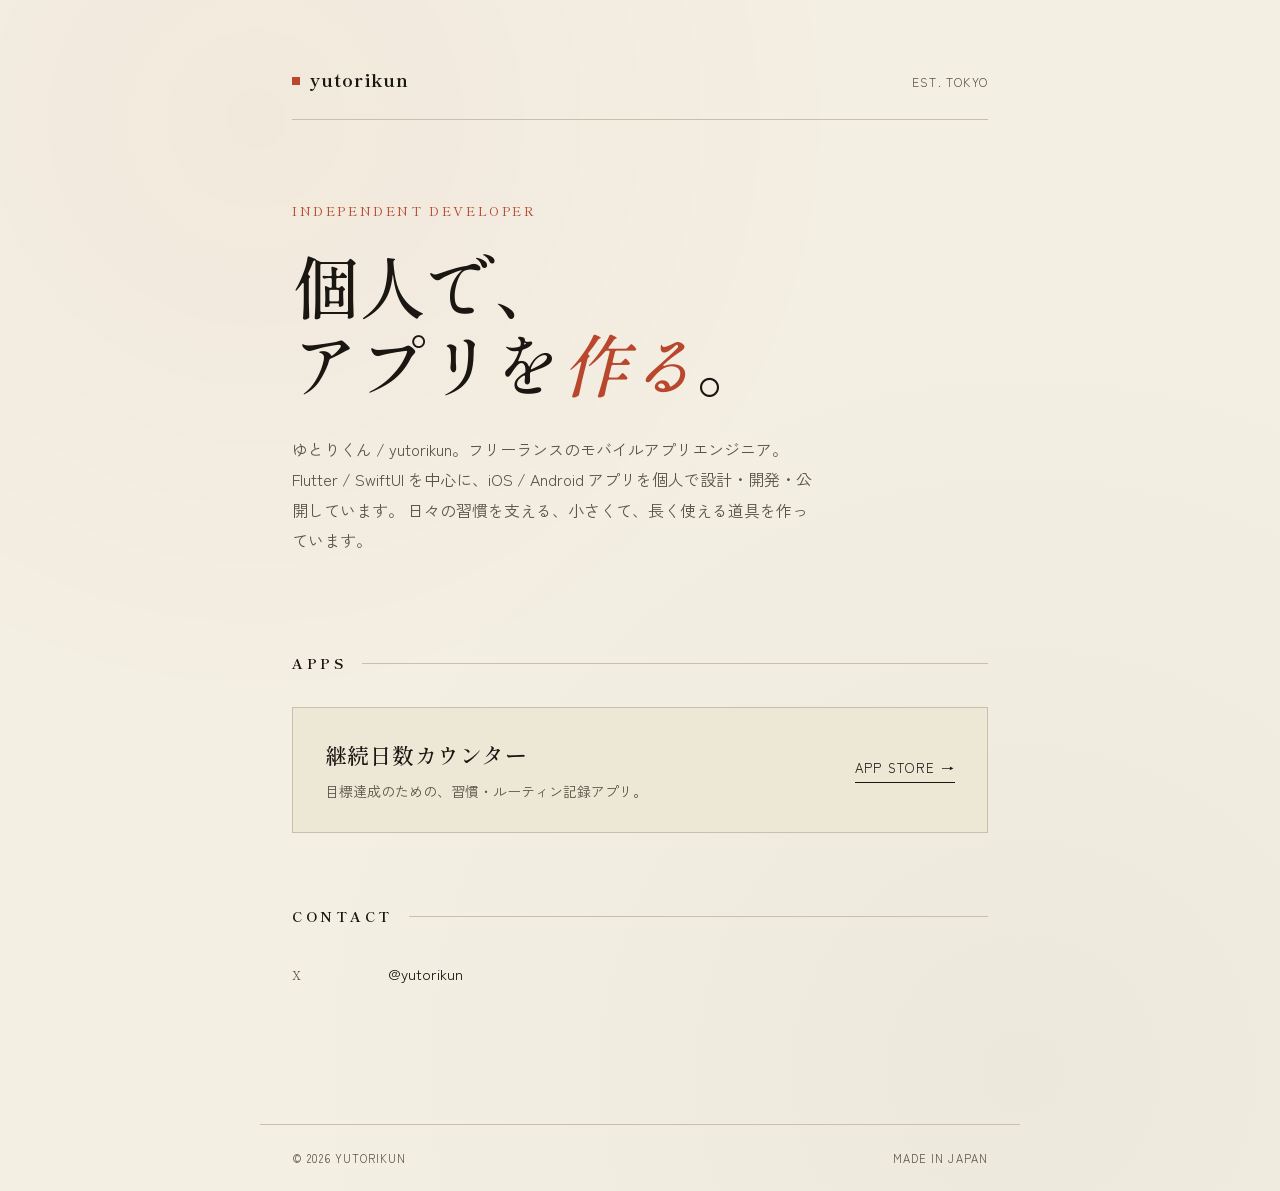
<file: index.html>
<!DOCTYPE html>
<html lang="ja">
<head>
  <meta charset="UTF-8">
  <meta name="viewport" content="width=device-width, initial-scale=1.0">
  <title>yutorikun — Independent App Developer</title>
  <meta name="description" content="ゆとりくん / yutorikun。フリーランスのモバイルアプリエンジニア。iOS / Android アプリを個人で開発・公開しています。">
  <link rel="preconnect" href="https://fonts.googleapis.com">
  <link rel="preconnect" href="https://fonts.gstatic.com" crossorigin>
  <link href="https://fonts.googleapis.com/css2?family=Shippori+Mincho+B1:wght@500;700&family=Zen+Kaku+Gothic+New:wght@300;400;500&display=swap" rel="stylesheet">
  <style>
    :root {
      --bg: #F4EFE3;
      --bg-alt: #EDE7D6;
      --ink: #1A1612;
      --ink-soft: #5C544A;
      --rule: #C9C0AC;
      --accent: #B8472D;
    }

    * { box-sizing: border-box; margin: 0; padding: 0; }

    html, body {
      background: var(--bg);
      color: var(--ink);
      font-family: 'Zen Kaku Gothic New', sans-serif;
      font-weight: 400;
      line-height: 1.7;
      -webkit-font-smoothing: antialiased;
    }

    body {
      min-height: 100vh;
      display: flex;
      flex-direction: column;
      background-image:
        radial-gradient(circle at 20% 10%, rgba(184, 71, 45, 0.04) 0%, transparent 40%),
        radial-gradient(circle at 80% 90%, rgba(26, 22, 18, 0.03) 0%, transparent 50%);
    }

    .container {
      width: 100%;
      max-width: 760px;
      margin: 0 auto;
      padding: 64px 32px;
      flex: 1;
    }

    /* Header */
    .header {
      display: flex;
      justify-content: space-between;
      align-items: baseline;
      padding-bottom: 24px;
      border-bottom: 1px solid var(--rule);
      margin-bottom: 80px;
    }

    .mark {
      font-family: 'Shippori Mincho B1', serif;
      font-size: 18px;
      font-weight: 700;
      letter-spacing: 0.05em;
    }

    .mark::before {
      content: "";
      display: inline-block;
      width: 8px;
      height: 8px;
      background: var(--accent);
      margin-right: 10px;
      vertical-align: middle;
      transform: translateY(-2px);
    }

    .meta {
      font-size: 12px;
      color: var(--ink-soft);
      letter-spacing: 0.1em;
      text-transform: uppercase;
    }

    /* Hero */
    .hero {
      margin-bottom: 96px;
    }

    .hero-label {
      font-family: 'Shippori Mincho B1', serif;
      font-size: 13px;
      color: var(--accent);
      letter-spacing: 0.2em;
      text-transform: uppercase;
      margin-bottom: 24px;
    }

    .hero h1 {
      font-family: 'Shippori Mincho B1', serif;
      font-weight: 500;
      font-size: clamp(40px, 7vw, 68px);
      line-height: 1.15;
      letter-spacing: -0.01em;
      margin-bottom: 32px;
    }

    .hero h1 .accent {
      color: var(--accent);
      font-style: italic;
    }

    .hero-bio {
      font-size: 16px;
      color: var(--ink-soft);
      max-width: 520px;
      line-height: 1.9;
    }

    /* Section */
    .section-title {
      font-family: 'Shippori Mincho B1', serif;
      font-size: 14px;
      letter-spacing: 0.25em;
      text-transform: uppercase;
      color: var(--ink);
      margin-bottom: 32px;
      display: flex;
      align-items: center;
      gap: 16px;
    }

    .section-title::after {
      content: "";
      flex: 1;
      height: 1px;
      background: var(--rule);
    }

    .section {
      margin-bottom: 72px;
    }

    /* Apps */
    .app-list {
      list-style: none;
      display: flex;
      flex-direction: column;
      gap: 24px;
    }

    .app-card {
      background: var(--bg-alt);
      border: 1px solid var(--rule);
      padding: 28px 32px;
      transition: transform 0.3s ease, border-color 0.3s ease;
      display: flex;
      justify-content: space-between;
      align-items: center;
      gap: 24px;
      flex-wrap: wrap;
    }

    .app-card:hover {
      transform: translate(-2px, -2px);
      border-color: var(--accent);
      box-shadow: 4px 4px 0 var(--ink);
    }

    .app-info {
      flex: 1;
      min-width: 240px;
    }

    .app-name {
      font-family: 'Shippori Mincho B1', serif;
      font-size: 22px;
      font-weight: 500;
      margin-bottom: 6px;
      letter-spacing: 0.02em;
    }

    .app-desc {
      font-size: 14px;
      color: var(--ink-soft);
    }

    .app-link {
      font-size: 13px;
      color: var(--ink);
      text-decoration: none;
      letter-spacing: 0.1em;
      text-transform: uppercase;
      border-bottom: 1px solid var(--ink);
      padding-bottom: 2px;
      transition: color 0.2s, border-color 0.2s;
      white-space: nowrap;
    }

    .app-link:hover {
      color: var(--accent);
      border-color: var(--accent);
    }

    /* Contact */
    .contact-list {
      list-style: none;
      display: flex;
      flex-direction: column;
      gap: 12px;
    }

    .contact-list a {
      color: var(--ink);
      text-decoration: none;
      font-size: 15px;
      display: inline-flex;
      align-items: baseline;
      gap: 16px;
      transition: color 0.2s;
    }

    .contact-list a:hover { color: var(--accent); }

    .contact-list .label {
      font-family: 'Shippori Mincho B1', serif;
      font-size: 12px;
      color: var(--ink-soft);
      letter-spacing: 0.15em;
      text-transform: uppercase;
      width: 80px;
      flex-shrink: 0;
    }

    /* Footer */
    .footer {
      border-top: 1px solid var(--rule);
      padding: 24px 32px;
      max-width: 760px;
      margin: 0 auto;
      width: 100%;
      display: flex;
      justify-content: space-between;
      font-size: 11px;
      color: var(--ink-soft);
      letter-spacing: 0.1em;
      text-transform: uppercase;
    }

    @media (max-width: 540px) {
      .container { padding: 40px 24px; }
      .header { margin-bottom: 56px; }
      .hero { margin-bottom: 64px; }
      .footer { padding: 20px 24px; flex-direction: column; gap: 8px; }
    }
  </style>
</head>
<body>
  <main class="container">
    <header class="header">
      <div class="mark">yutorikun</div>
      <div class="meta">EST. TOKYO</div>
    </header>

    <section class="hero">
      <div class="hero-label">Independent Developer</div>
      <h1>個人で、<br>アプリを<span class="accent">作る</span>。</h1>
      <p class="hero-bio">
        ゆとりくん / yutorikun。フリーランスのモバイルアプリエンジニア。
        Flutter / SwiftUI を中心に、iOS / Android アプリを個人で設計・開発・公開しています。
        日々の習慣を支える、小さくて、長く使える道具を作っています。
      </p>
    </section>

    <section class="section">
      <h2 class="section-title">Apps</h2>
      <ul class="app-list">
        <li class="app-card">
          <div class="app-info">
            <div class="app-name">継続日数カウンター</div>
            <div class="app-desc">目標達成のための、習慣・ルーティン記録アプリ。</div>
          </div>
          <a class="app-link" href="https://apps.apple.com/jp/app/id6760407958" target="_blank" rel="noopener">App Store →</a>
        </li>
      </ul>
    </section>

    <section class="section">
      <h2 class="section-title">Contact</h2>
      <ul class="contact-list">
        <li>
          <a href="https://x.com/" target="_blank" rel="noopener">
            <span class="label">X</span>
            <span>@yutorikun</span>
          </a>
        </li>
      </ul>
    </section>
  </main>

  <footer class="footer">
    <span>© 2026 yutorikun</span>
    <span>Made in Japan</span>
  </footer>
</body>
</html>
</file>
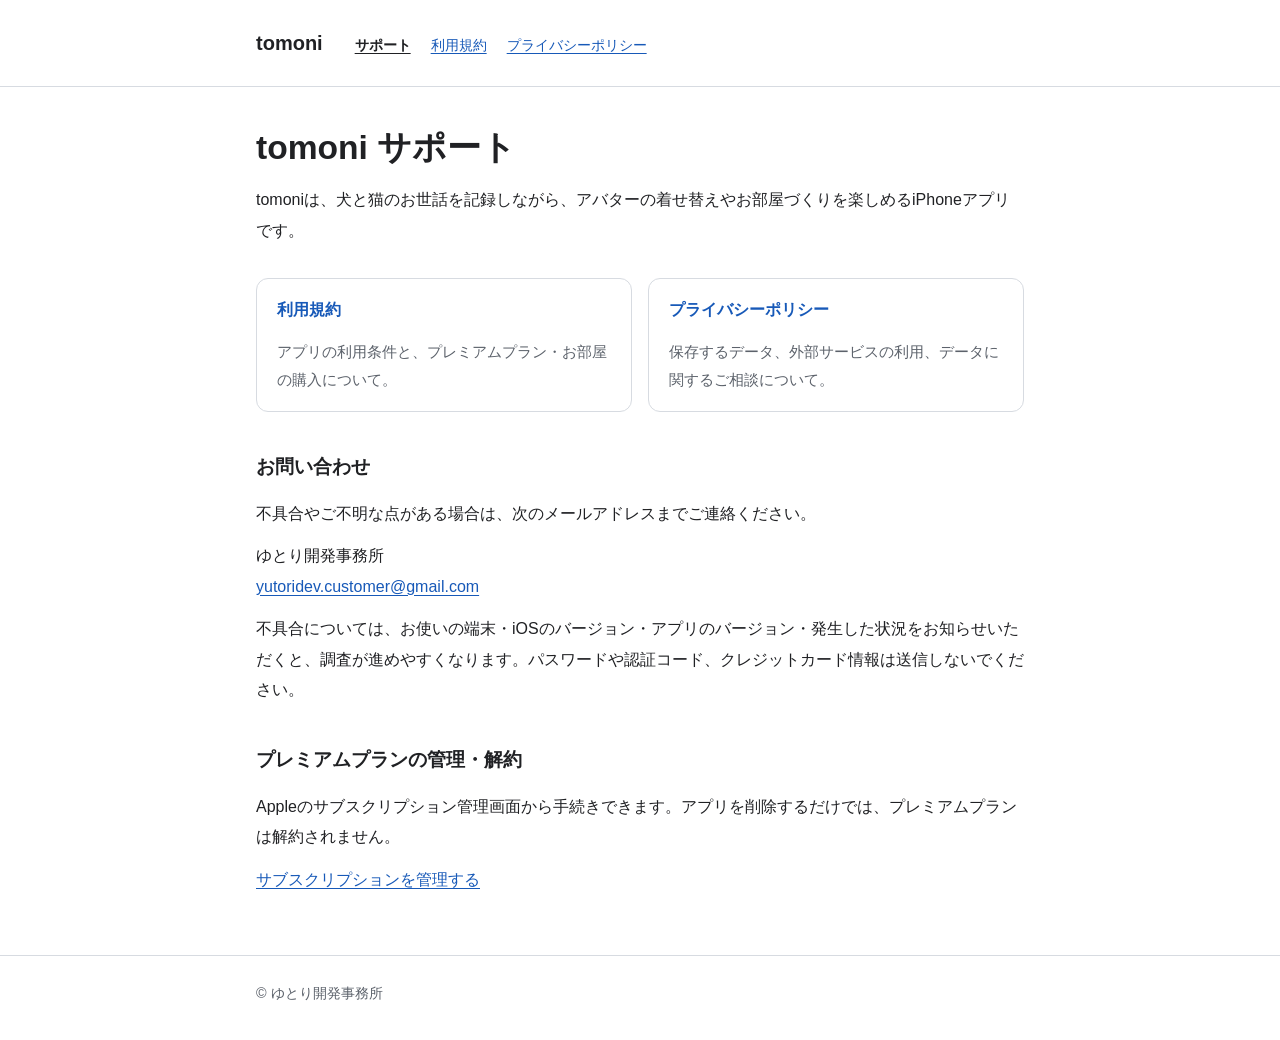
<file: apps/sun/index.html>
<!DOCTYPE html>
<html lang="ja">
<head>
  <meta charset="utf-8">
  <meta name="viewport" content="width=device-width, initial-scale=1">
  <meta name="description" content="犬と猫のお世話を楽しく続けるiPhoneアプリ、tomoniのサポート・利用規約・プライバシーポリシー。">
  <title>サポート | tomoni</title>
  <link rel="stylesheet" href="style.css">
  <link rel="canonical" href="https://yutori-develop.github.io/apps/sun/">
</head>
<body>
  <a class="skip-link" href="#main">本文へ移動</a>
  <header class="site-header">
    <div class="container">
      <a class="brand" href="./">tomoni</a>
      <nav aria-label="サポートメニュー">
        <a href="./" aria-current="page">サポート</a>
        <a href="terms_of_service.html">利用規約</a>
        <a href="privacy_policy.html">プライバシーポリシー</a>
      </nav>
    </div>
  </header>
  <main id="main" class="container">
    <h1>tomoni サポート</h1>
    <p>tomoniは、犬と猫のお世話を記録しながら、アバターの着せ替えやお部屋づくりを楽しめるiPhoneアプリです。</p>
    <div class="support-links">
      <a class="support-card" href="terms_of_service.html">
        <strong>利用規約</strong>
        <p>アプリの利用条件と、プレミアムプラン・お部屋の購入について。</p>
      </a>
      <a class="support-card" href="privacy_policy.html">
        <strong>プライバシーポリシー</strong>
        <p>保存するデータ、外部サービスの利用、データに関するご相談について。</p>
      </a>
    </div>
    <section aria-labelledby="contact">
      <h2 id="contact">お問い合わせ</h2>
      <p>不具合やご不明な点がある場合は、次のメールアドレスまでご連絡ください。</p>
      <address>
        ゆとり開発事務所<br>
        <a href="mailto:yutoridev.customer@gmail.com">yutoridev.customer@gmail.com</a>
      </address>
      <p>不具合については、お使いの端末・iOSのバージョン・アプリのバージョン・発生した状況をお知らせいただくと、調査が進めやすくなります。パスワードや認証コード、クレジットカード情報は送信しないでください。</p>
    </section>
    <section aria-labelledby="subscription">
      <h2 id="subscription">プレミアムプランの管理・解約</h2>
      <p>Appleのサブスクリプション管理画面から手続きできます。アプリを削除するだけでは、プレミアムプランは解約されません。</p>
      <p><a href="https://apps.apple.com/account/subscriptions">サブスクリプションを管理する</a></p>
    </section>
  </main>
  <footer class="site-footer"><div class="container">© ゆとり開発事務所</div></footer>
</body>
</html>
</file>
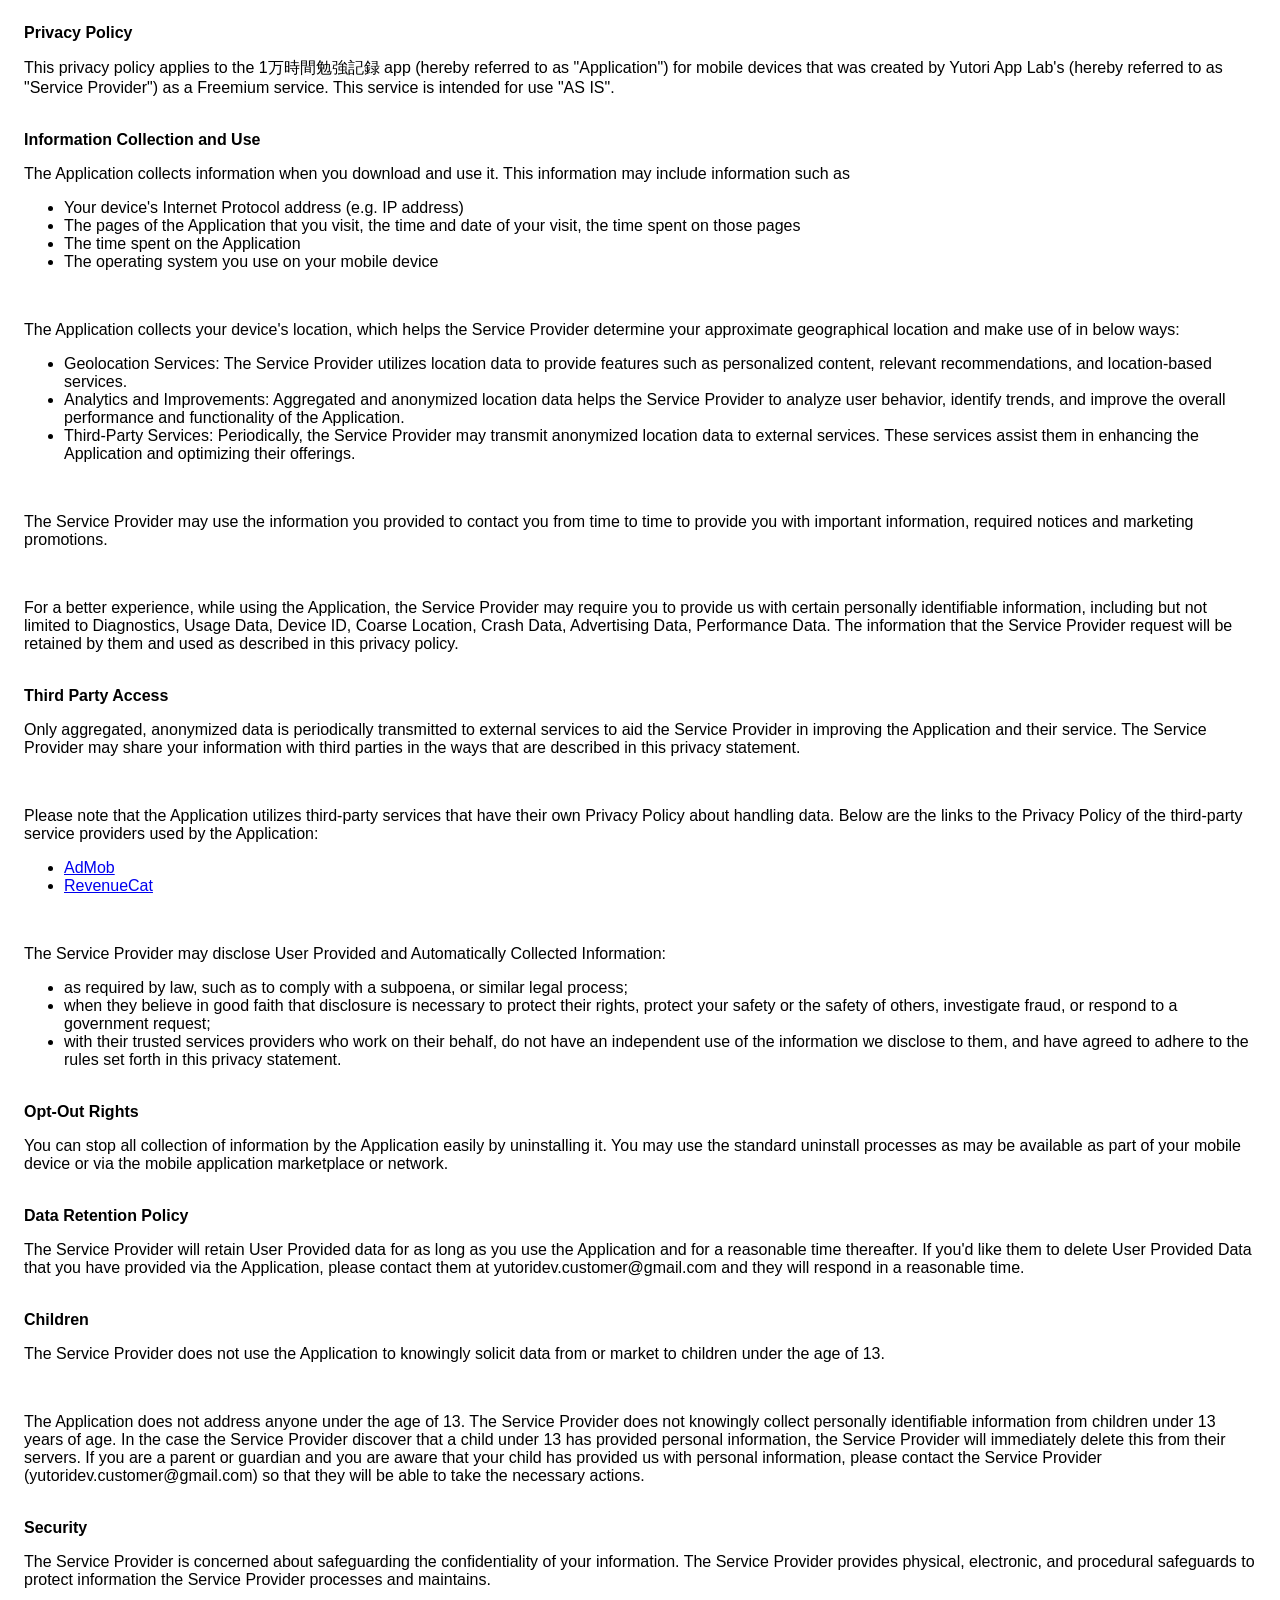
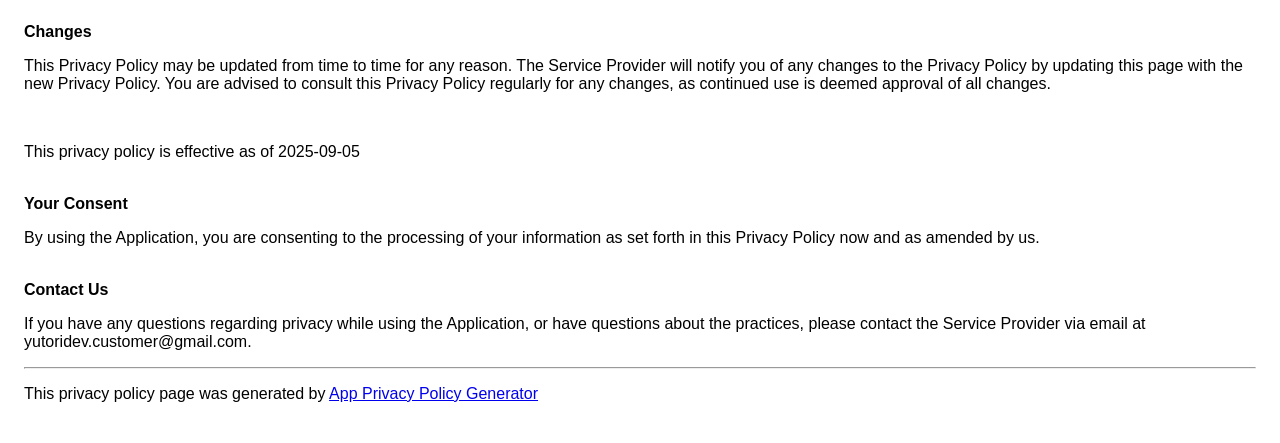
<file: apps/dream_timer/privacy_policy.html>
<!DOCTYPE html>
    <html>
    <head>
      <meta charset='utf-8'>
      <meta name='viewport' content='width=device-width'>
      <title>Privacy Policy</title>
      <style> body { font-family: 'Helvetica Neue', Helvetica, Arial, sans-serif; padding:1em; } </style>
    </head>
    <body>
    <strong>Privacy Policy</strong><p>This privacy policy applies to the 1万時間勉強記録 app (hereby referred to as "Application") for mobile devices that was created by Yutori App Lab's (hereby referred to as "Service Provider") as a Freemium service. This service is intended for use "AS IS".</p><br><strong>Information Collection and Use</strong><p>The Application collects information when you download and use it. This information may include information such as </p><ul><li>Your device's Internet Protocol address (e.g. IP address)</li><li>The pages of the Application that you visit, the time and date of your visit, the time spent on those pages</li><li>The time spent on the Application</li><li>The operating system you use on your mobile device</li></ul><p></p><br><p style="display: none;">The Application does not gather precise information about the location of your mobile device.</p><div style=""><p>The Application collects your device's location, which helps the Service Provider determine your approximate geographical location and make use of in below ways:</p><ul><li>Geolocation Services: The Service Provider utilizes location data to provide features such as personalized content, relevant recommendations, and location-based services.</li><li>Analytics and Improvements: Aggregated and anonymized location data helps the Service Provider to analyze user behavior, identify trends, and improve the overall performance and functionality of the Application.</li><li>Third-Party Services: Periodically, the Service Provider may transmit anonymized location data to external services. These services assist them in enhancing the Application and optimizing their offerings.</li></ul></div><br><p>The Service Provider may use the information you provided to contact you from time to time to provide you with important information, required notices and marketing promotions.</p><br><p>For a better experience, while using the Application, the Service Provider may require you to provide us with certain personally identifiable information, including but not limited to Diagnostics, Usage Data, Device ID, Coarse Location, Crash Data, Advertising Data, Performance Data. The information that the Service Provider request will be retained by them and used as described in this privacy policy.</p><br><strong>Third Party Access</strong><p>Only aggregated, anonymized data is periodically transmitted to external services to aid the Service Provider in improving the Application and their service. The Service Provider may share your information with third parties in the ways that are described in this privacy statement.</p><div><br><p>Please note that the Application utilizes third-party services that have their own Privacy Policy about handling data. Below are the links to the Privacy Policy of the third-party service providers used by the Application:</p><ul><li><a href="https://support.google.com/admob/answer/6128543?hl=en" target="_blank" rel="noopener noreferrer">AdMob</a></li><li><a href="https://www.revenuecat.com/privacy" target="_blank" rel="noopener noreferrer">RevenueCat</a></li></ul></div><br><p>The Service Provider may disclose User Provided and Automatically Collected Information:</p><ul><li>as required by law, such as to comply with a subpoena, or similar legal process;</li><li>when they believe in good faith that disclosure is necessary to protect their rights, protect your safety or the safety of others, investigate fraud, or respond to a government request;</li><li>with their trusted services providers who work on their behalf, do not have an independent use of the information we disclose to them, and have agreed to adhere to the rules set forth in this privacy statement.</li></ul><p></p><br><strong>Opt-Out Rights</strong><p>You can stop all collection of information by the Application easily by uninstalling it. You may use the standard uninstall processes as may be available as part of your mobile device or via the mobile application marketplace or network.</p><br><strong>Data Retention Policy</strong><p>The Service Provider will retain User Provided data for as long as you use the Application and for a reasonable time thereafter. If you'd like them to delete User Provided Data that you have provided via the Application, please contact them at yutoridev.customer@gmail.com and they will respond in a reasonable time.</p><br><strong>Children</strong><p>The Service Provider does not use the Application to knowingly solicit data from or market to children under the age of 13.</p><div><br><p>The Application does not address anyone under the age of 13. The Service Provider does not knowingly collect personally identifiable information from children under 13 years of age. In the case the Service Provider discover that a child under 13 has provided personal information, the Service Provider will immediately delete this from their servers. If you are a parent or guardian and you are aware that your child has provided us with personal information, please contact the Service Provider (yutoridev.customer@gmail.com) so that they will be able to take the necessary actions.</p></div><!----><br><strong>Security</strong><p>The Service Provider is concerned about safeguarding the confidentiality of your information. The Service Provider provides physical, electronic, and procedural safeguards to protect information the Service Provider processes and maintains.</p><br><strong>Changes</strong><p>This Privacy Policy may be updated from time to time for any reason. The Service Provider will notify you of any changes to the Privacy Policy by updating this page with the new Privacy Policy. You are advised to consult this Privacy Policy regularly for any changes, as continued use is deemed approval of all changes.</p><br><p>This privacy policy is effective as of 2025-09-05</p><br><strong>Your Consent</strong><p>By using the Application, you are consenting to the processing of your information as set forth in this Privacy Policy now and as amended by us.</p><br><strong>Contact Us</strong><p>If you have any questions regarding privacy while using the Application, or have questions about the practices, please contact the Service Provider via email at yutoridev.customer@gmail.com.</p><hr><p>This privacy policy page was generated by <a href="https://app-privacy-policy-generator.nisrulz.com/" target="_blank" rel="noopener noreferrer">App Privacy Policy Generator</a></p>
    </body>
    </html>
</file>
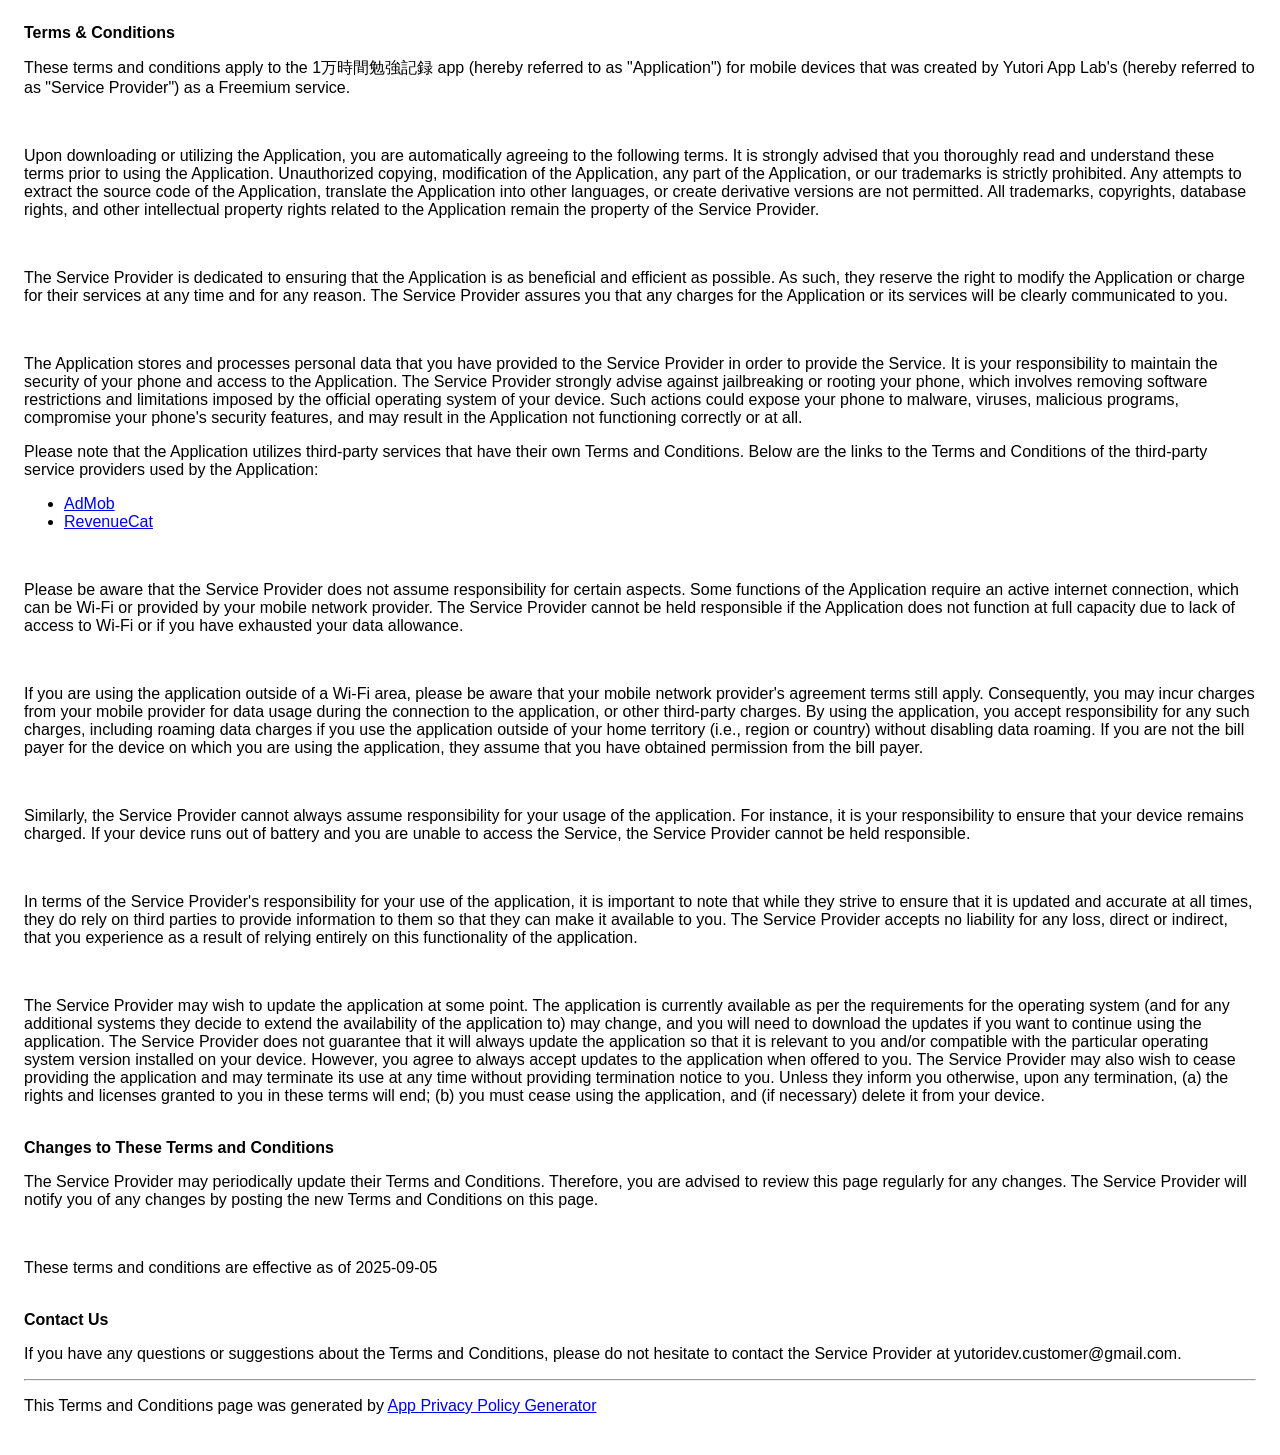
<file: apps/dream_timer/terms_and_conditions.html>
<!DOCTYPE html>
    <html>
    <head>
      <meta charset='utf-8'>
      <meta name='viewport' content='width=device-width'>
      <title>Terms &amp; Conditions</title>
      <style> body { font-family: 'Helvetica Neue', Helvetica, Arial, sans-serif; padding:1em; } </style>
    </head>
    <body>
    <strong>Terms &amp; Conditions</strong><br><p>These terms and conditions apply to the 1万時間勉強記録 app (hereby referred to as "Application") for mobile devices that was created by Yutori App Lab's (hereby referred to as "Service Provider") as a Freemium service.</p><br><p>Upon downloading or utilizing the Application, you are automatically agreeing to the following terms. It is strongly advised that you thoroughly read and understand these terms prior to using the Application. Unauthorized copying, modification of the Application, any part of the Application, or our trademarks is strictly prohibited. Any attempts to extract the source code of the Application, translate the Application into other languages, or create derivative versions are not permitted. All trademarks, copyrights, database rights, and other intellectual property rights related to the Application remain the property of the Service Provider.</p><br><p>The Service Provider is dedicated to ensuring that the Application is as beneficial and efficient as possible. As such, they reserve the right to modify the Application or charge for their services at any time and for any reason. The Service Provider assures you that any charges for the Application or its services will be clearly communicated to you.</p><br><p>The Application stores and processes personal data that you have provided to the Service Provider in order to provide the Service. It is your responsibility to maintain the security of your phone and access to the Application. The Service Provider strongly advise against jailbreaking or rooting your phone, which involves removing software restrictions and limitations imposed by the official operating system of your device. Such actions could expose your phone to malware, viruses, malicious programs, compromise your phone's security features, and may result in the Application not functioning correctly or at all.</p><div><p>Please note that the Application utilizes third-party services that have their own Terms and Conditions. Below are the links to the Terms and Conditions of the third-party service providers used by the Application:</p><ul><li><a href="https://developers.google.com/admob/terms" target="_blank" rel="noopener noreferrer">AdMob</a></li><li><a href="https://www.revenuecat.com/terms" target="_blank" rel="noopener noreferrer">RevenueCat</a></li></ul></div><br><p>Please be aware that the Service Provider does not assume responsibility for certain aspects. Some functions of the Application require an active internet connection, which can be Wi-Fi or provided by your mobile network provider. The Service Provider cannot be held responsible if the Application does not function at full capacity due to lack of access to Wi-Fi or if you have exhausted your data allowance.</p><br><p>If you are using the application outside of a Wi-Fi area, please be aware that your mobile network provider's agreement terms still apply. Consequently, you may incur charges from your mobile provider for data usage during the connection to the application, or other third-party charges. By using the application, you accept responsibility for any such charges, including roaming data charges if you use the application outside of your home territory (i.e., region or country) without disabling data roaming. If you are not the bill payer for the device on which you are using the application, they assume that you have obtained permission from the bill payer.</p><br><p>Similarly, the Service Provider cannot always assume responsibility for your usage of the application. For instance, it is your responsibility to ensure that your device remains charged. If your device runs out of battery and you are unable to access the Service, the Service Provider cannot be held responsible.</p><br><p>In terms of the Service Provider's responsibility for your use of the application, it is important to note that while they strive to ensure that it is updated and accurate at all times, they do rely on third parties to provide information to them so that they can make it available to you. The Service Provider accepts no liability for any loss, direct or indirect, that you experience as a result of relying entirely on this functionality of the application.</p><br><p>The Service Provider may wish to update the application at some point. The application is currently available as per the requirements for the operating system (and for any additional systems they decide to extend the availability of the application to) may change, and you will need to download the updates if you want to continue using the application. The Service Provider does not guarantee that it will always update the application so that it is relevant to you and/or compatible with the particular operating system version installed on your device. However, you agree to always accept updates to the application when offered to you. The Service Provider may also wish to cease providing the application and may terminate its use at any time without providing termination notice to you. Unless they inform you otherwise, upon any termination, (a) the rights and licenses granted to you in these terms will end; (b) you must cease using the application, and (if necessary) delete it from your device.</p><br><strong>Changes to These Terms and Conditions</strong><p>The Service Provider may periodically update their Terms and Conditions. Therefore, you are advised to review this page regularly for any changes. The Service Provider will notify you of any changes by posting the new Terms and Conditions on this page.</p><br><p>These terms and conditions are effective as of 2025-09-05</p><br><strong>Contact Us</strong><p>If you have any questions or suggestions about the Terms and Conditions, please do not hesitate to contact the Service Provider at yutoridev.customer@gmail.com.</p><hr><p>This Terms and Conditions page was generated by <a href="https://app-privacy-policy-generator.nisrulz.com/" target="_blank" rel="noopener noreferrer">App Privacy Policy Generator</a></p>
    </body>
    </html>
</file>
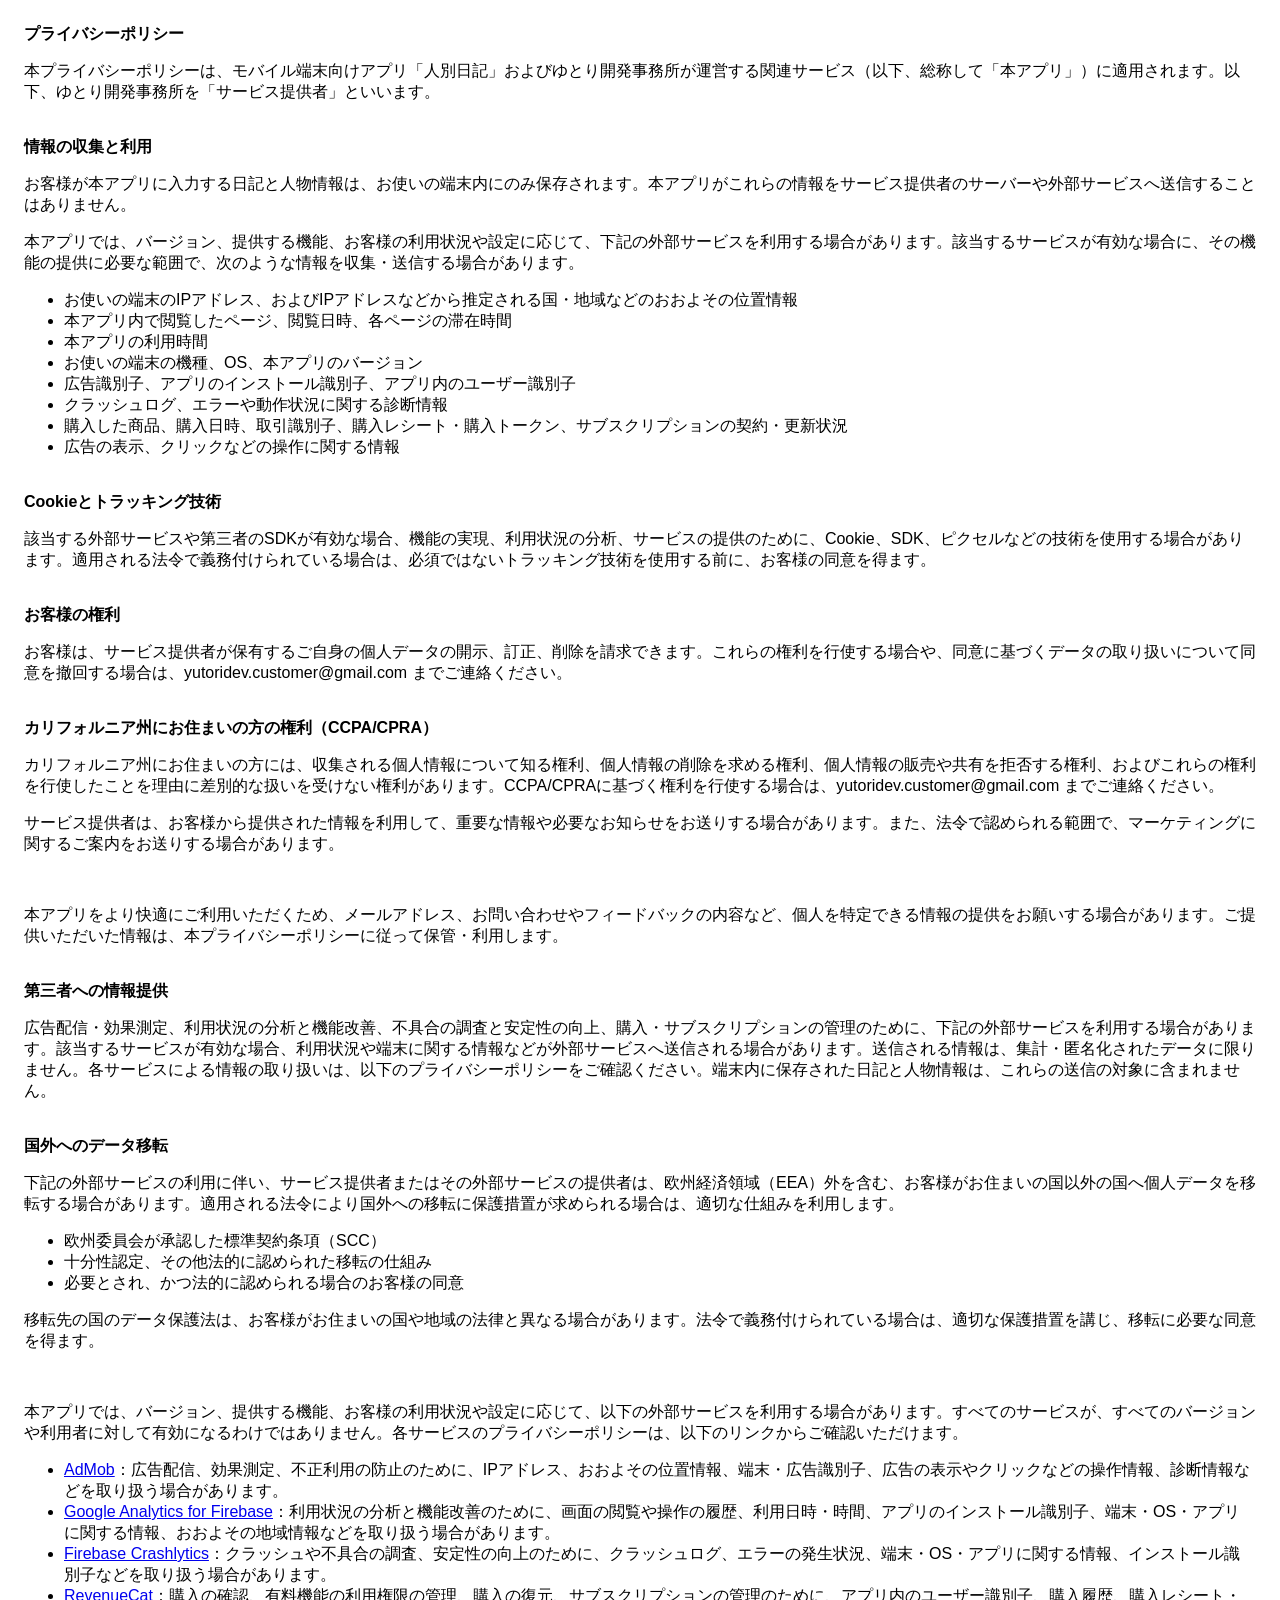
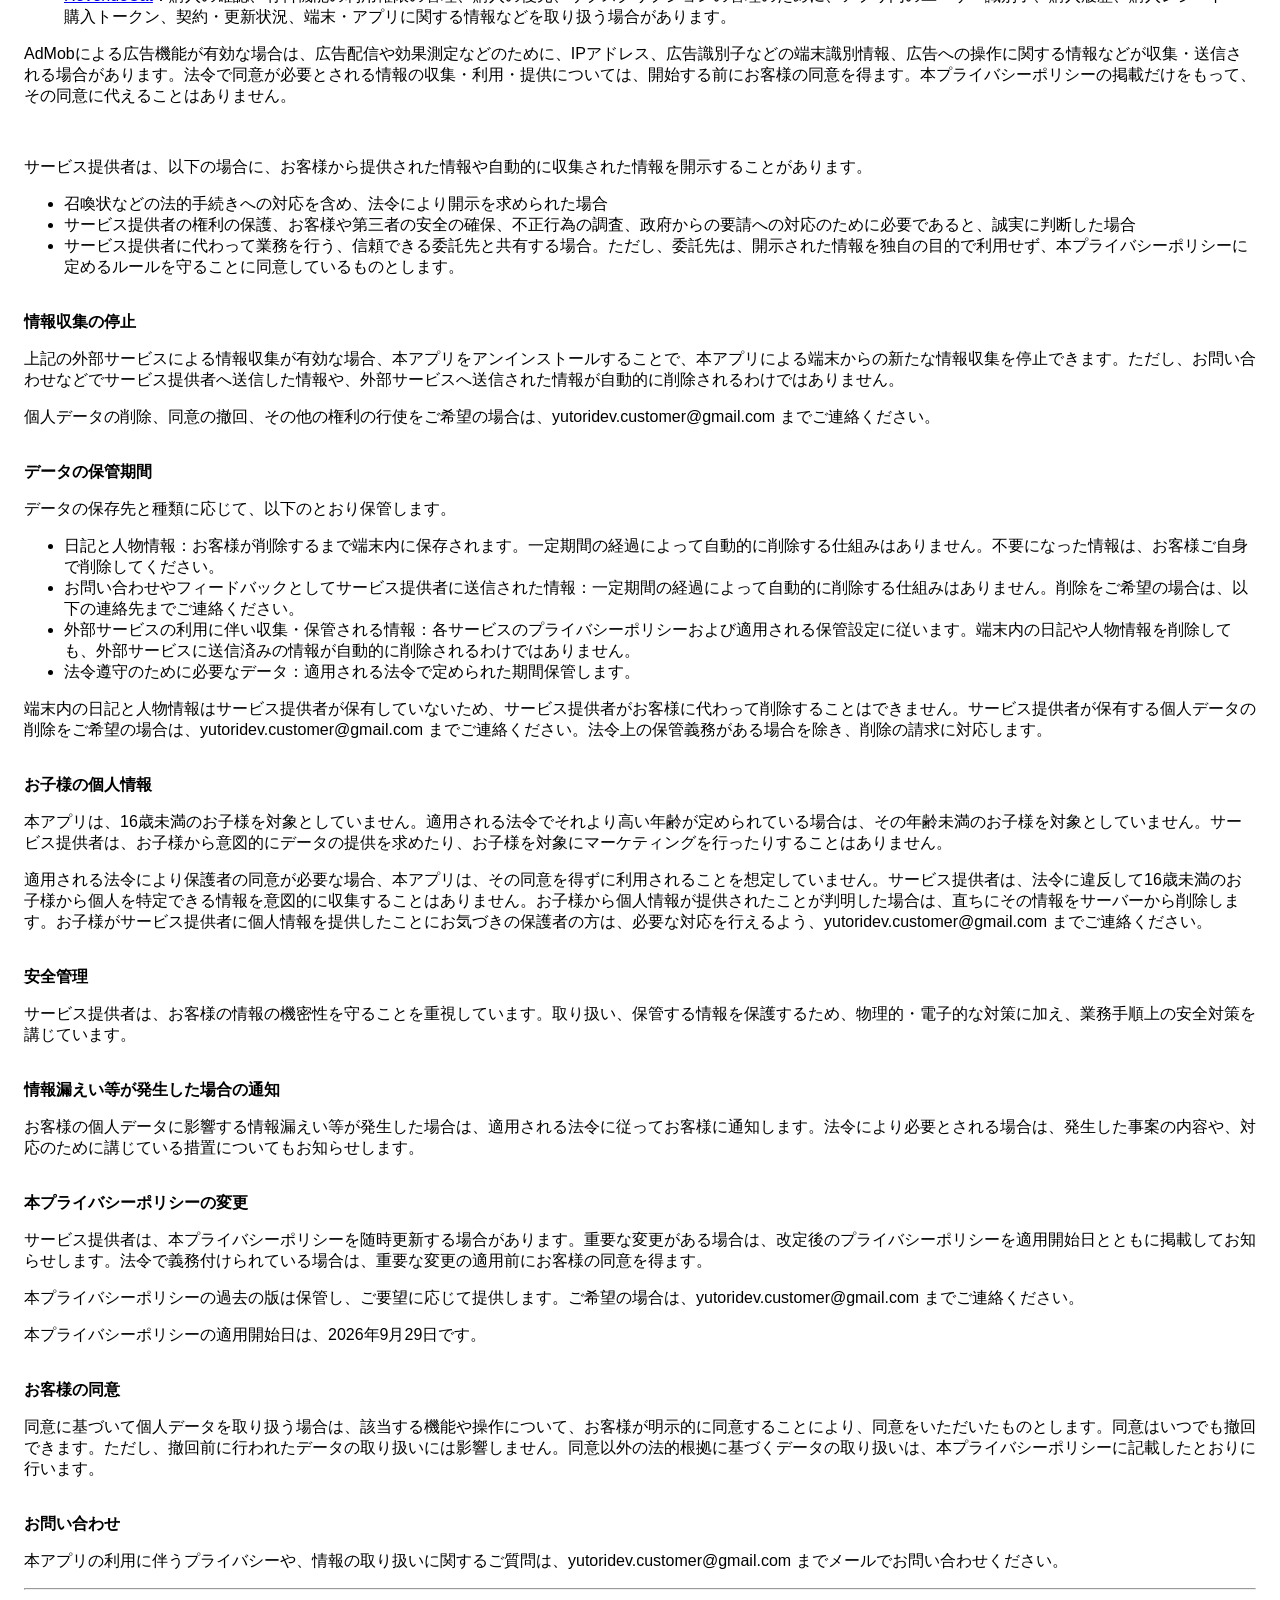
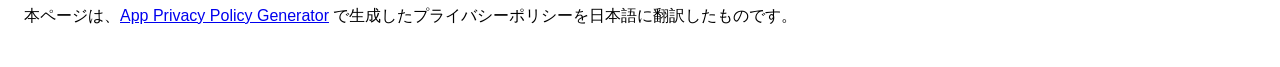
<file: apps/duo/privacy_policy.html>
<!DOCTYPE html>
<html lang="ja">
<head>
  <meta charset="utf-8">
  <meta name="viewport" content="width=device-width, initial-scale=1.0">
  <title>プライバシーポリシー | 人別日記</title>
  <style> body { font-family: 'Helvetica Neue', Helvetica, Arial, sans-serif; padding:1em; } </style>
</head>
<body>
  <strong>プライバシーポリシー</strong>
  <p>本プライバシーポリシーは、モバイル端末向けアプリ「人別日記」およびゆとり開発事務所が運営する関連サービス（以下、総称して「本アプリ」）に適用されます。以下、ゆとり開発事務所を「サービス提供者」といいます。</p>
  <br>
  <strong>情報の収集と利用</strong>
  <p>お客様が本アプリに入力する日記と人物情報は、お使いの端末内にのみ保存されます。本アプリがこれらの情報をサービス提供者のサーバーや外部サービスへ送信することはありません。</p>
  <p>本アプリでは、バージョン、提供する機能、お客様の利用状況や設定に応じて、下記の外部サービスを利用する場合があります。該当するサービスが有効な場合に、その機能の提供に必要な範囲で、次のような情報を収集・送信する場合があります。</p>
  <ul>
    <li>お使いの端末のIPアドレス、およびIPアドレスなどから推定される国・地域などのおおよその位置情報</li>
    <li>本アプリ内で閲覧したページ、閲覧日時、各ページの滞在時間</li>
    <li>本アプリの利用時間</li>
    <li>お使いの端末の機種、OS、本アプリのバージョン</li>
    <li>広告識別子、アプリのインストール識別子、アプリ内のユーザー識別子</li>
    <li>クラッシュログ、エラーや動作状況に関する診断情報</li>
    <li>購入した商品、購入日時、取引識別子、購入レシート・購入トークン、サブスクリプションの契約・更新状況</li>
    <li>広告の表示、クリックなどの操作に関する情報</li>
  </ul>
  <br>
  <strong>Cookieとトラッキング技術</strong>
  <p>該当する外部サービスや第三者のSDKが有効な場合、機能の実現、利用状況の分析、サービスの提供のために、Cookie、SDK、ピクセルなどの技術を使用する場合があります。適用される法令で義務付けられている場合は、必須ではないトラッキング技術を使用する前に、お客様の同意を得ます。</p>
  <br>
  <strong>お客様の権利</strong>
  <p>お客様は、サービス提供者が保有するご自身の個人データの開示、訂正、削除を請求できます。これらの権利を行使する場合や、同意に基づくデータの取り扱いについて同意を撤回する場合は、yutoridev.customer@gmail.com までご連絡ください。</p>
  <br>
  <strong>カリフォルニア州にお住まいの方の権利（CCPA/CPRA）</strong>
  <p>カリフォルニア州にお住まいの方には、収集される個人情報について知る権利、個人情報の削除を求める権利、個人情報の販売や共有を拒否する権利、およびこれらの権利を行使したことを理由に差別的な扱いを受けない権利があります。CCPA/CPRAに基づく権利を行使する場合は、yutoridev.customer@gmail.com までご連絡ください。</p>
  <p>サービス提供者は、お客様から提供された情報を利用して、重要な情報や必要なお知らせをお送りする場合があります。また、法令で認められる範囲で、マーケティングに関するご案内をお送りする場合があります。</p>
  <br>
  <p>本アプリをより快適にご利用いただくため、メールアドレス、お問い合わせやフィードバックの内容など、個人を特定できる情報の提供をお願いする場合があります。ご提供いただいた情報は、本プライバシーポリシーに従って保管・利用します。</p>
  <br>
  <strong>第三者への情報提供</strong>
  <p>広告配信・効果測定、利用状況の分析と機能改善、不具合の調査と安定性の向上、購入・サブスクリプションの管理のために、下記の外部サービスを利用する場合があります。該当するサービスが有効な場合、利用状況や端末に関する情報などが外部サービスへ送信される場合があります。送信される情報は、集計・匿名化されたデータに限りません。各サービスによる情報の取り扱いは、以下のプライバシーポリシーをご確認ください。端末内に保存された日記と人物情報は、これらの送信の対象に含まれません。</p>
  <br>
  <strong>国外へのデータ移転</strong>
  <p>下記の外部サービスの利用に伴い、サービス提供者またはその外部サービスの提供者は、欧州経済領域（EEA）外を含む、お客様がお住まいの国以外の国へ個人データを移転する場合があります。適用される法令により国外への移転に保護措置が求められる場合は、適切な仕組みを利用します。</p>
  <ul>
    <li>欧州委員会が承認した標準契約条項（SCC）</li>
    <li>十分性認定、その他法的に認められた移転の仕組み</li>
    <li>必要とされ、かつ法的に認められる場合のお客様の同意</li>
  </ul>
  <p>移転先の国のデータ保護法は、お客様がお住まいの国や地域の法律と異なる場合があります。法令で義務付けられている場合は、適切な保護措置を講じ、移転に必要な同意を得ます。</p>
  <br>
  <p>本アプリでは、バージョン、提供する機能、お客様の利用状況や設定に応じて、以下の外部サービスを利用する場合があります。すべてのサービスが、すべてのバージョンや利用者に対して有効になるわけではありません。各サービスのプライバシーポリシーは、以下のリンクからご確認いただけます。</p>
  <ul>
    <li><a href="https://policies.google.com/technologies/partner-sites" target="_blank" rel="noopener noreferrer">AdMob</a>：広告配信、効果測定、不正利用の防止のために、IPアドレス、おおよその位置情報、端末・広告識別子、広告の表示やクリックなどの操作情報、診断情報などを取り扱う場合があります。</li>
    <li><a href="https://firebase.google.com/support/privacy" target="_blank" rel="noopener noreferrer">Google Analytics for Firebase</a>：利用状況の分析と機能改善のために、画面の閲覧や操作の履歴、利用日時・時間、アプリのインストール識別子、端末・OS・アプリに関する情報、おおよその地域情報などを取り扱う場合があります。</li>
    <li><a href="https://firebase.google.com/support/privacy/" target="_blank" rel="noopener noreferrer">Firebase Crashlytics</a>：クラッシュや不具合の調査、安定性の向上のために、クラッシュログ、エラーの発生状況、端末・OS・アプリに関する情報、インストール識別子などを取り扱う場合があります。</li>
    <li><a href="https://www.revenuecat.com/privacy" target="_blank" rel="noopener noreferrer">RevenueCat</a>：購入の確認、有料機能の利用権限の管理、購入の復元、サブスクリプションの管理のために、アプリ内のユーザー識別子、購入履歴、購入レシート・購入トークン、契約・更新状況、端末・アプリに関する情報などを取り扱う場合があります。</li>
  </ul>
  <p>AdMobによる広告機能が有効な場合は、広告配信や効果測定などのために、IPアドレス、広告識別子などの端末識別情報、広告への操作に関する情報などが収集・送信される場合があります。法令で同意が必要とされる情報の収集・利用・提供については、開始する前にお客様の同意を得ます。本プライバシーポリシーの掲載だけをもって、その同意に代えることはありません。</p>
  <br>
  <p>サービス提供者は、以下の場合に、お客様から提供された情報や自動的に収集された情報を開示することがあります。</p>
  <ul>
    <li>召喚状などの法的手続きへの対応を含め、法令により開示を求められた場合</li>
    <li>サービス提供者の権利の保護、お客様や第三者の安全の確保、不正行為の調査、政府からの要請への対応のために必要であると、誠実に判断した場合</li>
    <li>サービス提供者に代わって業務を行う、信頼できる委託先と共有する場合。ただし、委託先は、開示された情報を独自の目的で利用せず、本プライバシーポリシーに定めるルールを守ることに同意しているものとします。</li>
  </ul>
  <br>
  <strong>情報収集の停止</strong>
  <p>上記の外部サービスによる情報収集が有効な場合、本アプリをアンインストールすることで、本アプリによる端末からの新たな情報収集を停止できます。ただし、お問い合わせなどでサービス提供者へ送信した情報や、外部サービスへ送信された情報が自動的に削除されるわけではありません。</p>
  <p>個人データの削除、同意の撤回、その他の権利の行使をご希望の場合は、yutoridev.customer@gmail.com までご連絡ください。</p>
  <br>
  <strong>データの保管期間</strong>
  <p>データの保存先と種類に応じて、以下のとおり保管します。</p>
  <ul>
    <li>日記と人物情報：お客様が削除するまで端末内に保存されます。一定期間の経過によって自動的に削除する仕組みはありません。不要になった情報は、お客様ご自身で削除してください。</li>
    <li>お問い合わせやフィードバックとしてサービス提供者に送信された情報：一定期間の経過によって自動的に削除する仕組みはありません。削除をご希望の場合は、以下の連絡先までご連絡ください。</li>
    <li>外部サービスの利用に伴い収集・保管される情報：各サービスのプライバシーポリシーおよび適用される保管設定に従います。端末内の日記や人物情報を削除しても、外部サービスに送信済みの情報が自動的に削除されるわけではありません。</li>
    <li>法令遵守のために必要なデータ：適用される法令で定められた期間保管します。</li>
  </ul>
  <p>端末内の日記と人物情報はサービス提供者が保有していないため、サービス提供者がお客様に代わって削除することはできません。サービス提供者が保有する個人データの削除をご希望の場合は、yutoridev.customer@gmail.com までご連絡ください。法令上の保管義務がある場合を除き、削除の請求に対応します。</p>
  <br>
  <strong>お子様の個人情報</strong>
  <p>本アプリは、16歳未満のお子様を対象としていません。適用される法令でそれより高い年齢が定められている場合は、その年齢未満のお子様を対象としていません。サービス提供者は、お子様から意図的にデータの提供を求めたり、お子様を対象にマーケティングを行ったりすることはありません。</p>
  <p>適用される法令により保護者の同意が必要な場合、本アプリは、その同意を得ずに利用されることを想定していません。サービス提供者は、法令に違反して16歳未満のお子様から個人を特定できる情報を意図的に収集することはありません。お子様から個人情報が提供されたことが判明した場合は、直ちにその情報をサーバーから削除します。お子様がサービス提供者に個人情報を提供したことにお気づきの保護者の方は、必要な対応を行えるよう、yutoridev.customer@gmail.com までご連絡ください。</p>
  <br>
  <strong>安全管理</strong>
  <p>サービス提供者は、お客様の情報の機密性を守ることを重視しています。取り扱い、保管する情報を保護するため、物理的・電子的な対策に加え、業務手順上の安全対策を講じています。</p>
  <br>
  <strong>情報漏えい等が発生した場合の通知</strong>
  <p>お客様の個人データに影響する情報漏えい等が発生した場合は、適用される法令に従ってお客様に通知します。法令により必要とされる場合は、発生した事案の内容や、対応のために講じている措置についてもお知らせします。</p>
  <br>
  <strong>本プライバシーポリシーの変更</strong>
  <p>サービス提供者は、本プライバシーポリシーを随時更新する場合があります。重要な変更がある場合は、改定後のプライバシーポリシーを適用開始日とともに掲載してお知らせします。法令で義務付けられている場合は、重要な変更の適用前にお客様の同意を得ます。</p>
  <p>本プライバシーポリシーの過去の版は保管し、ご要望に応じて提供します。ご希望の場合は、yutoridev.customer@gmail.com までご連絡ください。</p>
  <p>本プライバシーポリシーの適用開始日は、2026年9月29日です。</p>
  <br>
  <strong>お客様の同意</strong>
  <p>同意に基づいて個人データを取り扱う場合は、該当する機能や操作について、お客様が明示的に同意することにより、同意をいただいたものとします。同意はいつでも撤回できます。ただし、撤回前に行われたデータの取り扱いには影響しません。同意以外の法的根拠に基づくデータの取り扱いは、本プライバシーポリシーに記載したとおりに行います。</p>
  <br>
  <strong>お問い合わせ</strong>
  <p>本アプリの利用に伴うプライバシーや、情報の取り扱いに関するご質問は、yutoridev.customer@gmail.com までメールでお問い合わせください。</p>
  <hr>
  <p>本ページは、<a href="https://app-privacy-policy-generator.nisrulz.com/" target="_blank" rel="noopener noreferrer">App Privacy Policy Generator</a> で生成したプライバシーポリシーを日本語に翻訳したものです。</p>
</body>
</html>
</file>
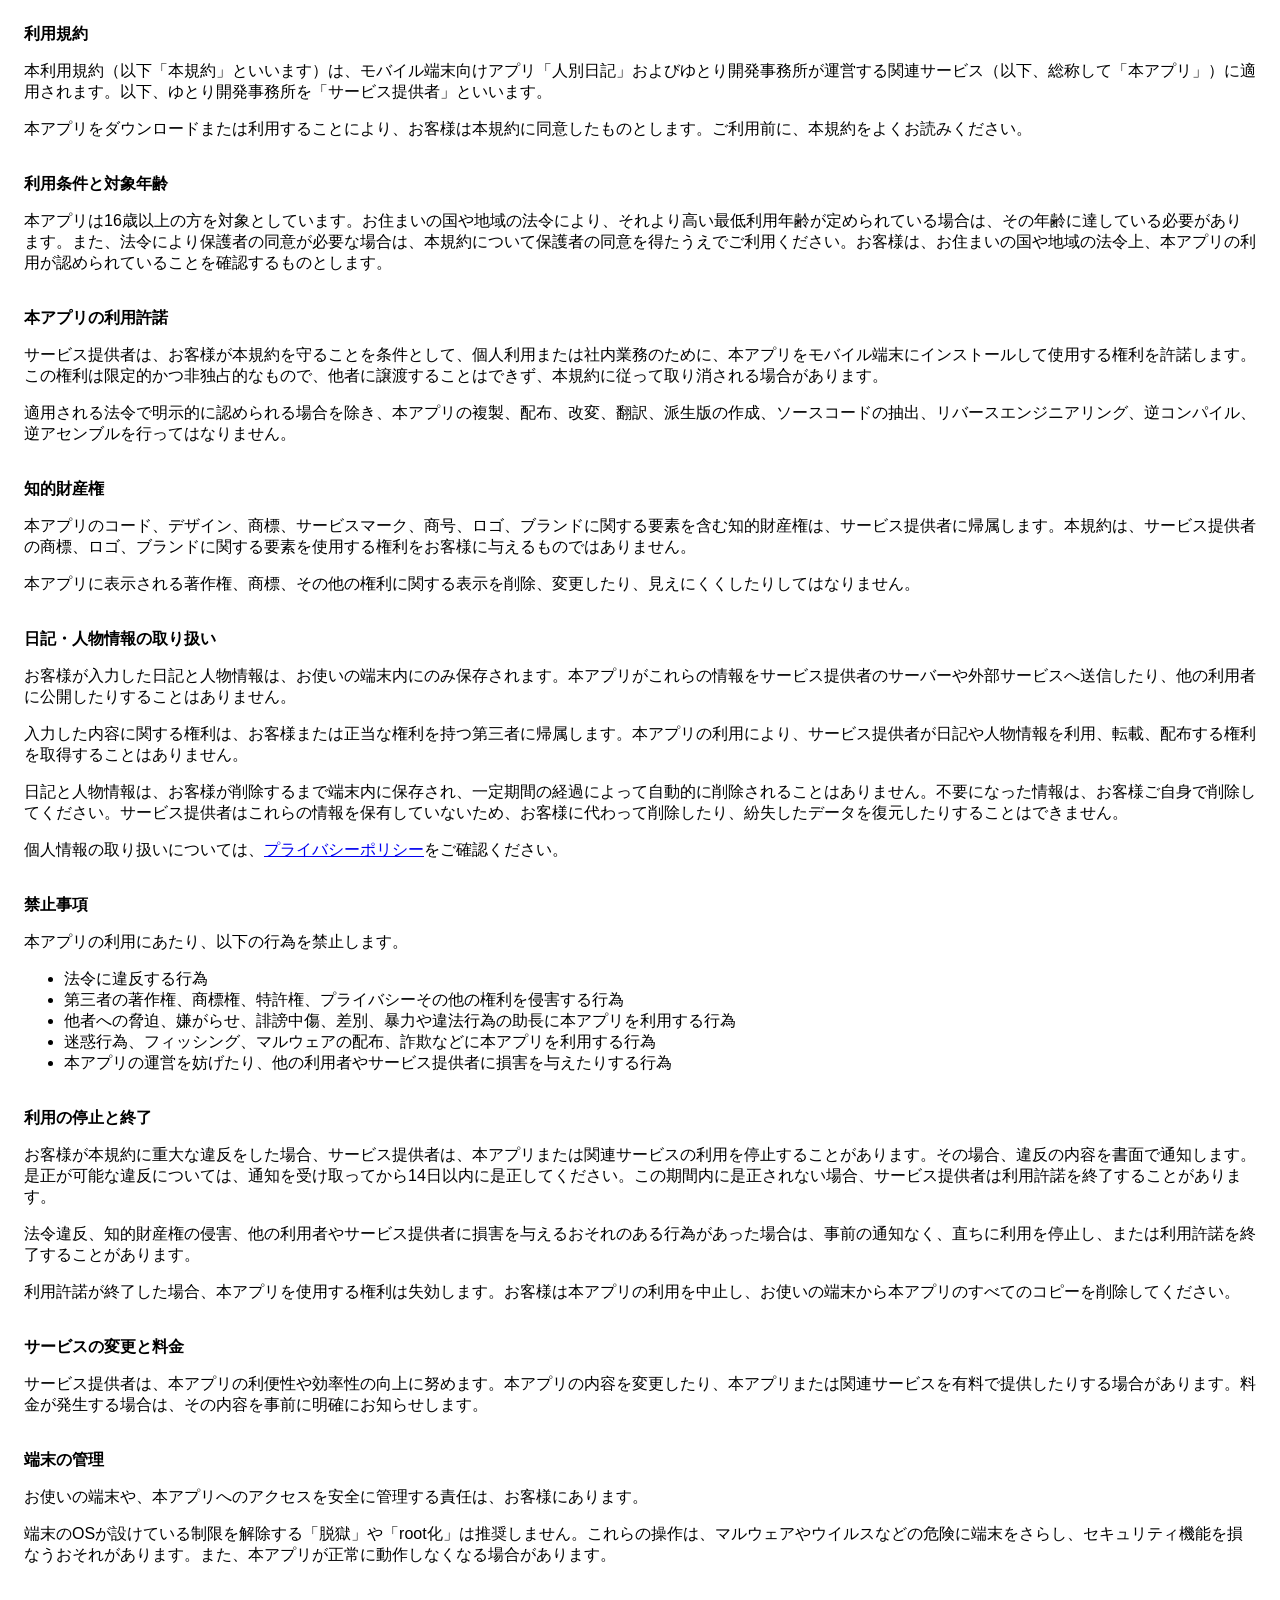
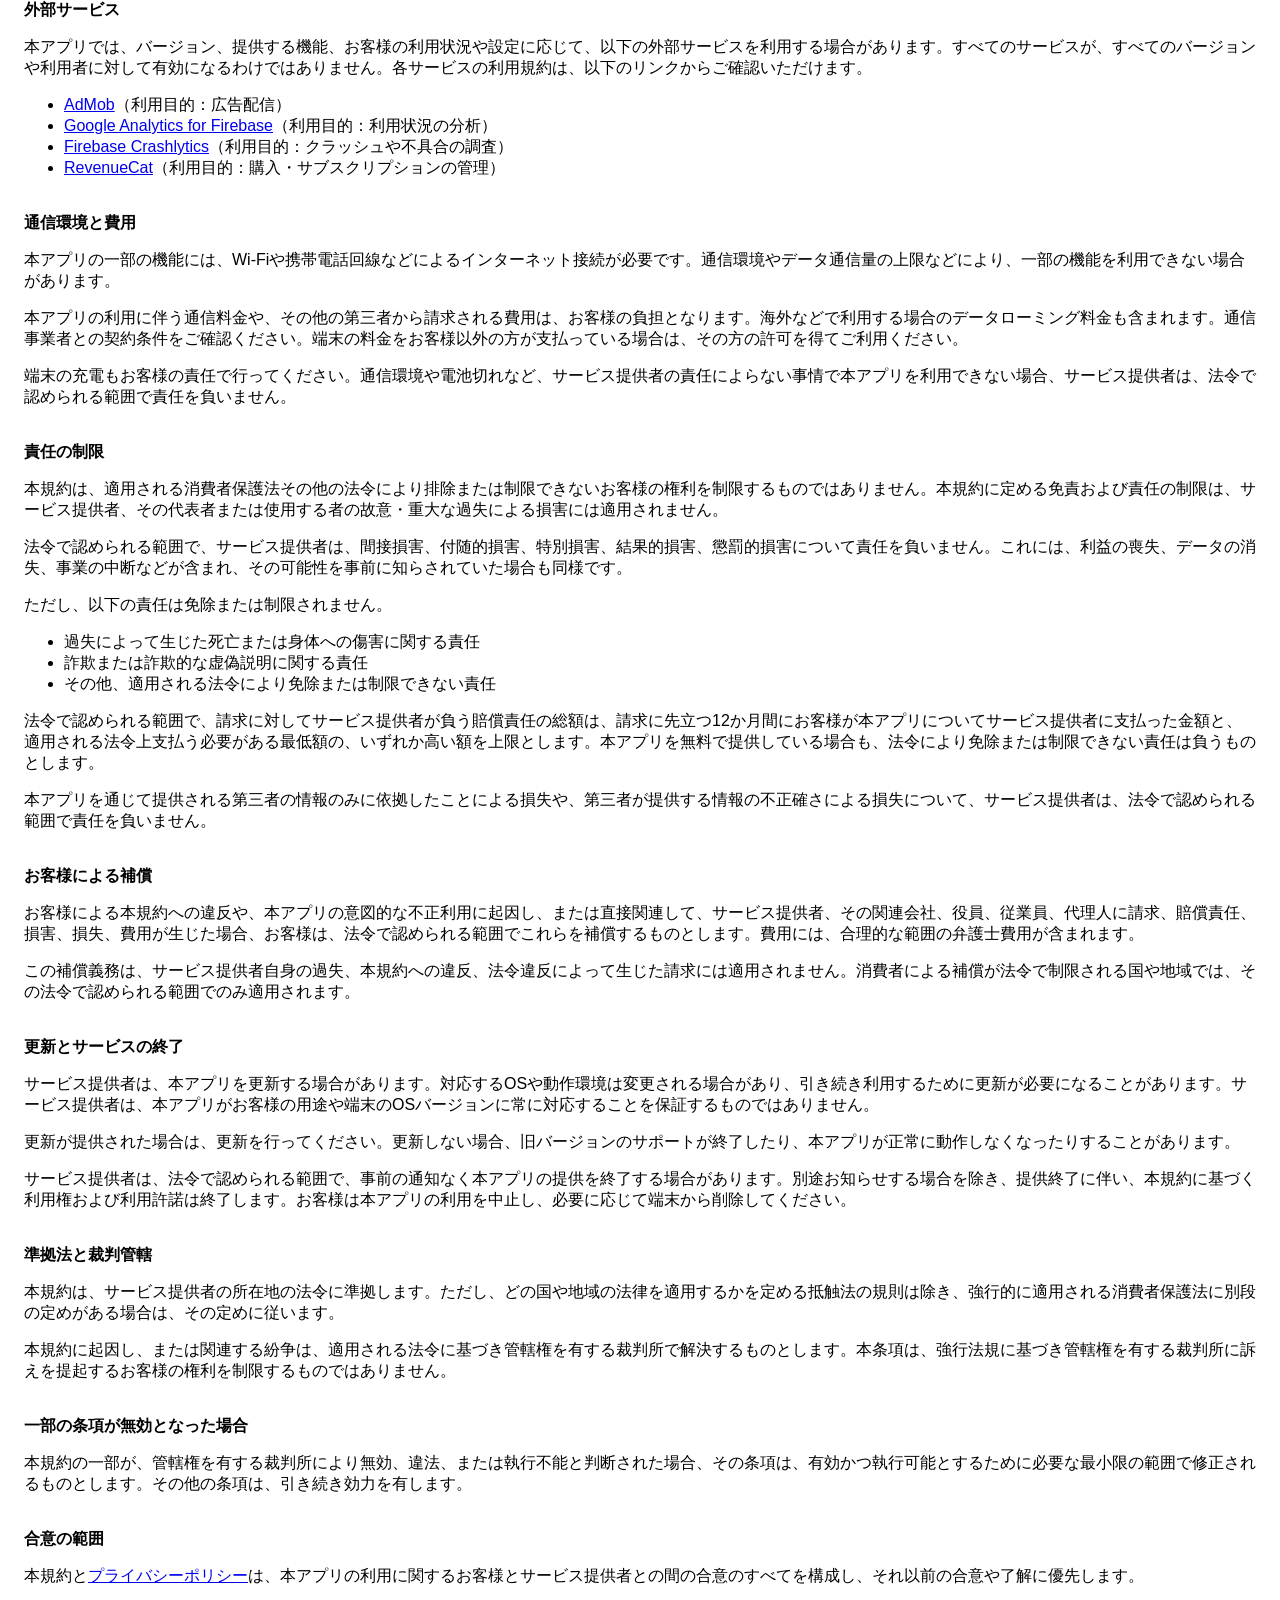
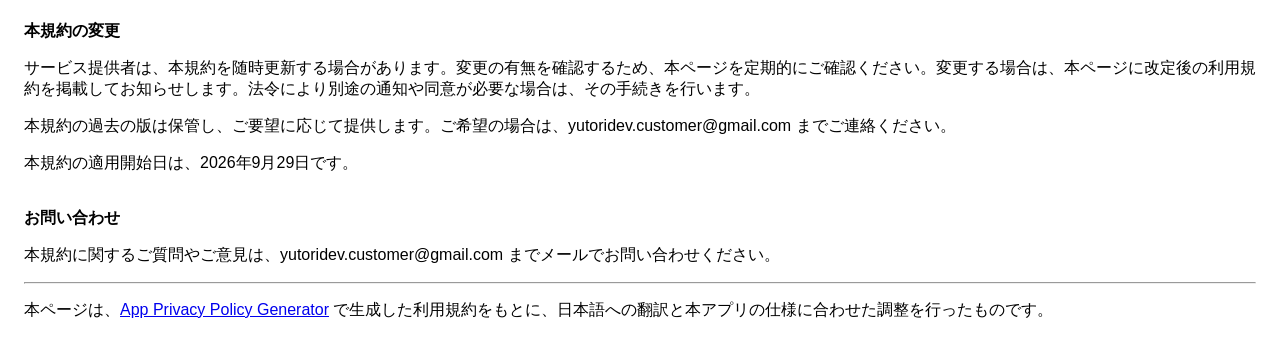
<file: apps/duo/terms_of_service.html>
<!DOCTYPE html>
<html lang="ja">
<head>
  <meta charset="utf-8">
  <meta name="viewport" content="width=device-width, initial-scale=1.0">
  <title>利用規約 | 人別日記</title>
  <style> body { font-family: 'Helvetica Neue', Helvetica, Arial, sans-serif; padding:1em; } </style>
</head>
<body>
  <strong>利用規約</strong>
  <p>本利用規約（以下「本規約」といいます）は、モバイル端末向けアプリ「人別日記」およびゆとり開発事務所が運営する関連サービス（以下、総称して「本アプリ」）に適用されます。以下、ゆとり開発事務所を「サービス提供者」といいます。</p>
  <p>本アプリをダウンロードまたは利用することにより、お客様は本規約に同意したものとします。ご利用前に、本規約をよくお読みください。</p>
  <br>
  <strong>利用条件と対象年齢</strong>
  <p>本アプリは16歳以上の方を対象としています。お住まいの国や地域の法令により、それより高い最低利用年齢が定められている場合は、その年齢に達している必要があります。また、法令により保護者の同意が必要な場合は、本規約について保護者の同意を得たうえでご利用ください。お客様は、お住まいの国や地域の法令上、本アプリの利用が認められていることを確認するものとします。</p>
  <br>
  <strong>本アプリの利用許諾</strong>
  <p>サービス提供者は、お客様が本規約を守ることを条件として、個人利用または社内業務のために、本アプリをモバイル端末にインストールして使用する権利を許諾します。この権利は限定的かつ非独占的なもので、他者に譲渡することはできず、本規約に従って取り消される場合があります。</p>
  <p>適用される法令で明示的に認められる場合を除き、本アプリの複製、配布、改変、翻訳、派生版の作成、ソースコードの抽出、リバースエンジニアリング、逆コンパイル、逆アセンブルを行ってはなりません。</p>
  <br>
  <strong>知的財産権</strong>
  <p>本アプリのコード、デザイン、商標、サービスマーク、商号、ロゴ、ブランドに関する要素を含む知的財産権は、サービス提供者に帰属します。本規約は、サービス提供者の商標、ロゴ、ブランドに関する要素を使用する権利をお客様に与えるものではありません。</p>
  <p>本アプリに表示される著作権、商標、その他の権利に関する表示を削除、変更したり、見えにくくしたりしてはなりません。</p>
  <br>
  <strong>日記・人物情報の取り扱い</strong>
  <p>お客様が入力した日記と人物情報は、お使いの端末内にのみ保存されます。本アプリがこれらの情報をサービス提供者のサーバーや外部サービスへ送信したり、他の利用者に公開したりすることはありません。</p>
  <p>入力した内容に関する権利は、お客様または正当な権利を持つ第三者に帰属します。本アプリの利用により、サービス提供者が日記や人物情報を利用、転載、配布する権利を取得することはありません。</p>
  <p>日記と人物情報は、お客様が削除するまで端末内に保存され、一定期間の経過によって自動的に削除されることはありません。不要になった情報は、お客様ご自身で削除してください。サービス提供者はこれらの情報を保有していないため、お客様に代わって削除したり、紛失したデータを復元したりすることはできません。</p>
  <p>個人情報の取り扱いについては、<a href="privacy_policy.html">プライバシーポリシー</a>をご確認ください。</p>
  <br>
  <strong>禁止事項</strong>
  <p>本アプリの利用にあたり、以下の行為を禁止します。</p>
  <ul>
    <li>法令に違反する行為</li>
    <li>第三者の著作権、商標権、特許権、プライバシーその他の権利を侵害する行為</li>
    <li>他者への脅迫、嫌がらせ、誹謗中傷、差別、暴力や違法行為の助長に本アプリを利用する行為</li>
    <li>迷惑行為、フィッシング、マルウェアの配布、詐欺などに本アプリを利用する行為</li>
    <li>本アプリの運営を妨げたり、他の利用者やサービス提供者に損害を与えたりする行為</li>
  </ul>
  <br>
  <strong>利用の停止と終了</strong>
  <p>お客様が本規約に重大な違反をした場合、サービス提供者は、本アプリまたは関連サービスの利用を停止することがあります。その場合、違反の内容を書面で通知します。是正が可能な違反については、通知を受け取ってから14日以内に是正してください。この期間内に是正されない場合、サービス提供者は利用許諾を終了することがあります。</p>
  <p>法令違反、知的財産権の侵害、他の利用者やサービス提供者に損害を与えるおそれのある行為があった場合は、事前の通知なく、直ちに利用を停止し、または利用許諾を終了することがあります。</p>
  <p>利用許諾が終了した場合、本アプリを使用する権利は失効します。お客様は本アプリの利用を中止し、お使いの端末から本アプリのすべてのコピーを削除してください。</p>
  <br>
  <strong>サービスの変更と料金</strong>
  <p>サービス提供者は、本アプリの利便性や効率性の向上に努めます。本アプリの内容を変更したり、本アプリまたは関連サービスを有料で提供したりする場合があります。料金が発生する場合は、その内容を事前に明確にお知らせします。</p>
  <br>
  <strong>端末の管理</strong>
  <p>お使いの端末や、本アプリへのアクセスを安全に管理する責任は、お客様にあります。</p>
  <p>端末のOSが設けている制限を解除する「脱獄」や「root化」は推奨しません。これらの操作は、マルウェアやウイルスなどの危険に端末をさらし、セキュリティ機能を損なうおそれがあります。また、本アプリが正常に動作しなくなる場合があります。</p>
  <br>
  <strong>外部サービス</strong>
  <p>本アプリでは、バージョン、提供する機能、お客様の利用状況や設定に応じて、以下の外部サービスを利用する場合があります。すべてのサービスが、すべてのバージョンや利用者に対して有効になるわけではありません。各サービスの利用規約は、以下のリンクからご確認いただけます。</p>
  <ul>
    <li><a href="https://developers.google.com/admob/terms" target="_blank" rel="noopener noreferrer">AdMob</a>（利用目的：広告配信）</li>
    <li><a href="https://www.google.com/analytics/terms/" target="_blank" rel="noopener noreferrer">Google Analytics for Firebase</a>（利用目的：利用状況の分析）</li>
    <li><a href="https://firebase.google.com/terms/crashlytics" target="_blank" rel="noopener noreferrer">Firebase Crashlytics</a>（利用目的：クラッシュや不具合の調査）</li>
    <li><a href="https://www.revenuecat.com/terms" target="_blank" rel="noopener noreferrer">RevenueCat</a>（利用目的：購入・サブスクリプションの管理）</li>
  </ul>
  <br>
  <strong>通信環境と費用</strong>
  <p>本アプリの一部の機能には、Wi-Fiや携帯電話回線などによるインターネット接続が必要です。通信環境やデータ通信量の上限などにより、一部の機能を利用できない場合があります。</p>
  <p>本アプリの利用に伴う通信料金や、その他の第三者から請求される費用は、お客様の負担となります。海外などで利用する場合のデータローミング料金も含まれます。通信事業者との契約条件をご確認ください。端末の料金をお客様以外の方が支払っている場合は、その方の許可を得てご利用ください。</p>
  <p>端末の充電もお客様の責任で行ってください。通信環境や電池切れなど、サービス提供者の責任によらない事情で本アプリを利用できない場合、サービス提供者は、法令で認められる範囲で責任を負いません。</p>
  <br>
  <strong>責任の制限</strong>
  <p>本規約は、適用される消費者保護法その他の法令により排除または制限できないお客様の権利を制限するものではありません。本規約に定める免責および責任の制限は、サービス提供者、その代表者または使用する者の故意・重大な過失による損害には適用されません。</p>
  <p>法令で認められる範囲で、サービス提供者は、間接損害、付随的損害、特別損害、結果的損害、懲罰的損害について責任を負いません。これには、利益の喪失、データの消失、事業の中断などが含まれ、その可能性を事前に知らされていた場合も同様です。</p>
  <p>ただし、以下の責任は免除または制限されません。</p>
  <ul>
    <li>過失によって生じた死亡または身体への傷害に関する責任</li>
    <li>詐欺または詐欺的な虚偽説明に関する責任</li>
    <li>その他、適用される法令により免除または制限できない責任</li>
  </ul>
  <p>法令で認められる範囲で、請求に対してサービス提供者が負う賠償責任の総額は、請求に先立つ12か月間にお客様が本アプリについてサービス提供者に支払った金額と、適用される法令上支払う必要がある最低額の、いずれか高い額を上限とします。本アプリを無料で提供している場合も、法令により免除または制限できない責任は負うものとします。</p>
  <p>本アプリを通じて提供される第三者の情報のみに依拠したことによる損失や、第三者が提供する情報の不正確さによる損失について、サービス提供者は、法令で認められる範囲で責任を負いません。</p>
  <br>
  <strong>お客様による補償</strong>
  <p>お客様による本規約への違反や、本アプリの意図的な不正利用に起因し、または直接関連して、サービス提供者、その関連会社、役員、従業員、代理人に請求、賠償責任、損害、損失、費用が生じた場合、お客様は、法令で認められる範囲でこれらを補償するものとします。費用には、合理的な範囲の弁護士費用が含まれます。</p>
  <p>この補償義務は、サービス提供者自身の過失、本規約への違反、法令違反によって生じた請求には適用されません。消費者による補償が法令で制限される国や地域では、その法令で認められる範囲でのみ適用されます。</p>
  <br>
  <strong>更新とサービスの終了</strong>
  <p>サービス提供者は、本アプリを更新する場合があります。対応するOSや動作環境は変更される場合があり、引き続き利用するために更新が必要になることがあります。サービス提供者は、本アプリがお客様の用途や端末のOSバージョンに常に対応することを保証するものではありません。</p>
  <p>更新が提供された場合は、更新を行ってください。更新しない場合、旧バージョンのサポートが終了したり、本アプリが正常に動作しなくなったりすることがあります。</p>
  <p>サービス提供者は、法令で認められる範囲で、事前の通知なく本アプリの提供を終了する場合があります。別途お知らせする場合を除き、提供終了に伴い、本規約に基づく利用権および利用許諾は終了します。お客様は本アプリの利用を中止し、必要に応じて端末から削除してください。</p>
  <br>
  <strong>準拠法と裁判管轄</strong>
  <p>本規約は、サービス提供者の所在地の法令に準拠します。ただし、どの国や地域の法律を適用するかを定める抵触法の規則は除き、強行的に適用される消費者保護法に別段の定めがある場合は、その定めに従います。</p>
  <p>本規約に起因し、または関連する紛争は、適用される法令に基づき管轄権を有する裁判所で解決するものとします。本条項は、強行法規に基づき管轄権を有する裁判所に訴えを提起するお客様の権利を制限するものではありません。</p>
  <br>
  <strong>一部の条項が無効となった場合</strong>
  <p>本規約の一部が、管轄権を有する裁判所により無効、違法、または執行不能と判断された場合、その条項は、有効かつ執行可能とするために必要な最小限の範囲で修正されるものとします。その他の条項は、引き続き効力を有します。</p>
  <br>
  <strong>合意の範囲</strong>
  <p>本規約と<a href="privacy_policy.html">プライバシーポリシー</a>は、本アプリの利用に関するお客様とサービス提供者との間の合意のすべてを構成し、それ以前の合意や了解に優先します。</p>
  <br>
  <strong>本規約の変更</strong>
  <p>サービス提供者は、本規約を随時更新する場合があります。変更の有無を確認するため、本ページを定期的にご確認ください。変更する場合は、本ページに改定後の利用規約を掲載してお知らせします。法令により別途の通知や同意が必要な場合は、その手続きを行います。</p>
  <p>本規約の過去の版は保管し、ご要望に応じて提供します。ご希望の場合は、yutoridev.customer@gmail.com までご連絡ください。</p>
  <p>本規約の適用開始日は、2026年9月29日です。</p>
  <br>
  <strong>お問い合わせ</strong>
  <p>本規約に関するご質問やご意見は、yutoridev.customer@gmail.com までメールでお問い合わせください。</p>
  <hr>
  <p>本ページは、<a href="https://app-privacy-policy-generator.nisrulz.com/" target="_blank" rel="noopener noreferrer">App Privacy Policy Generator</a> で生成した利用規約をもとに、日本語への翻訳と本アプリの仕様に合わせた調整を行ったものです。</p>
</body>
</html>
</file>
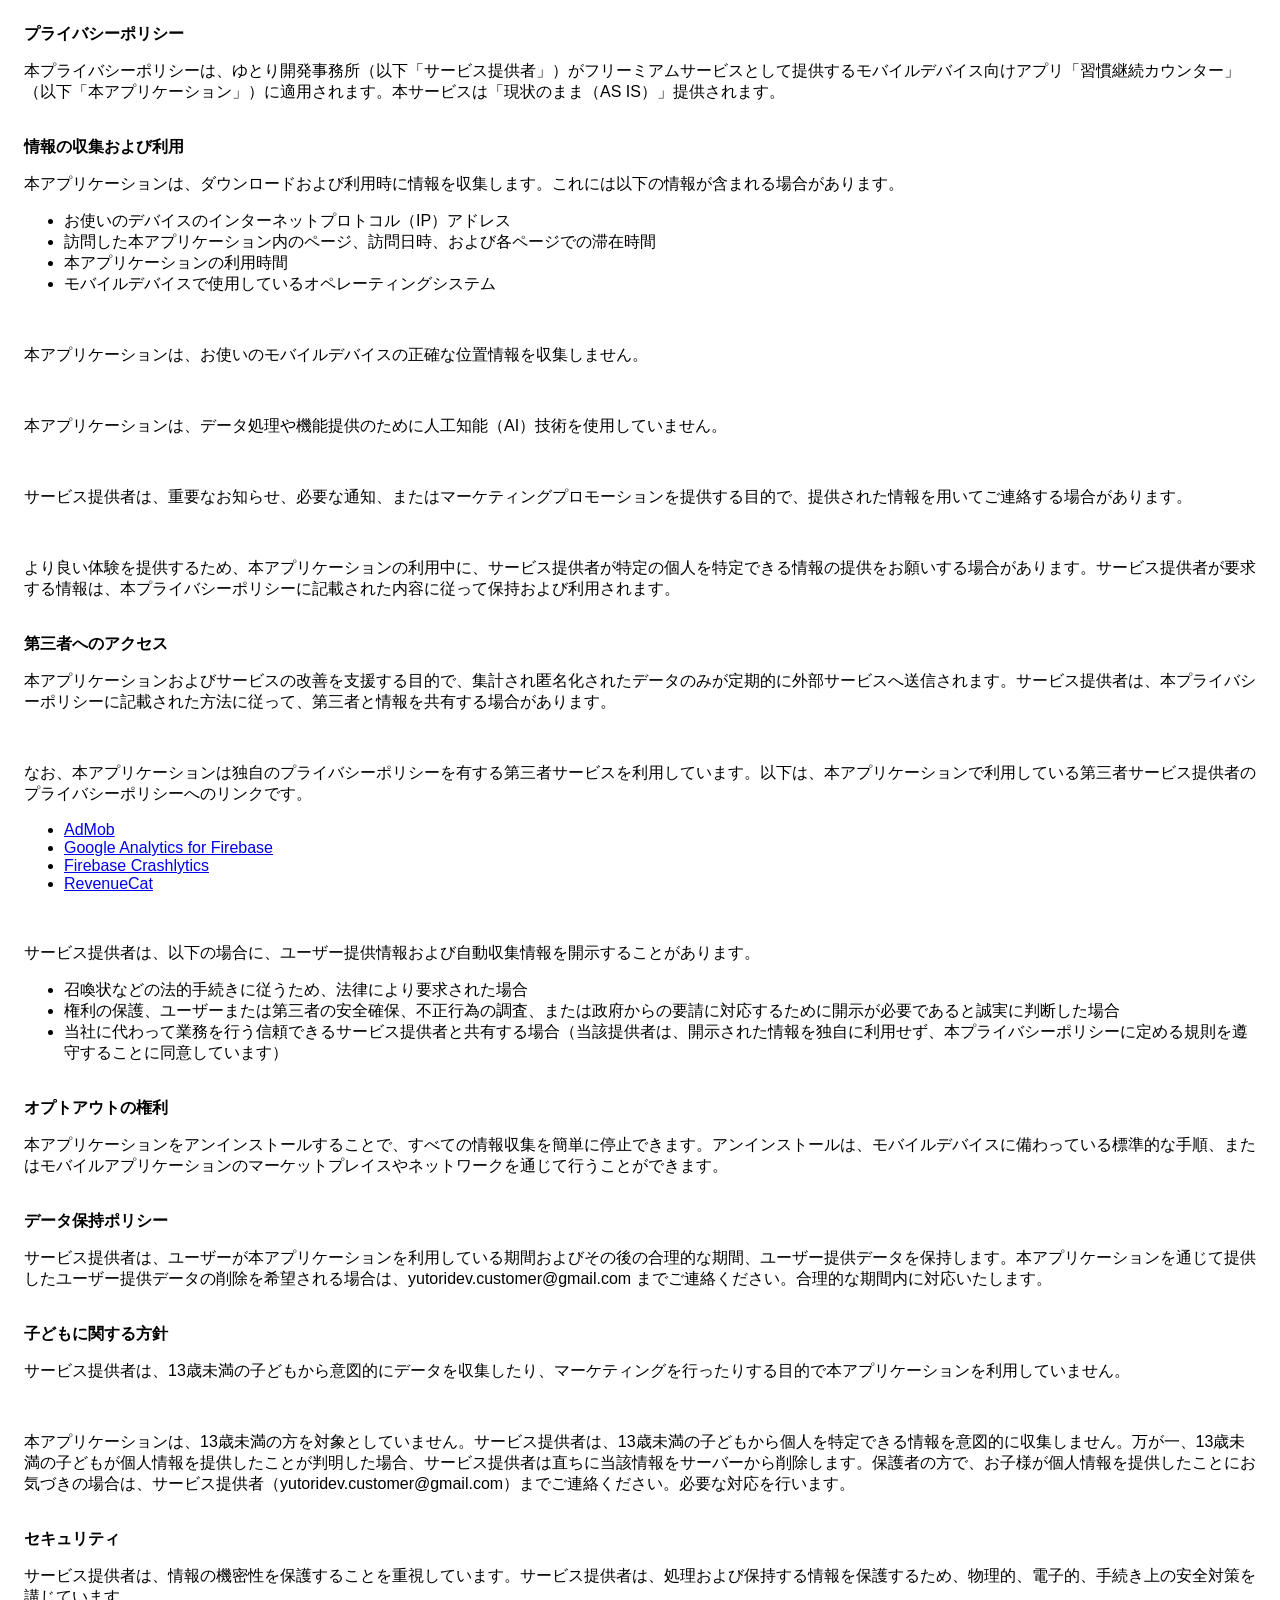
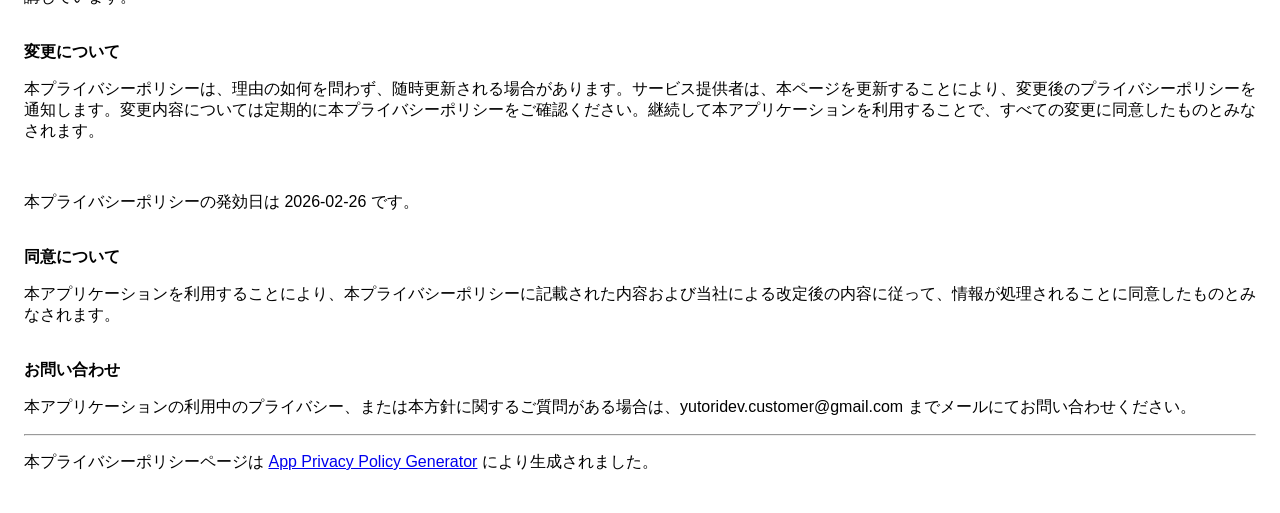
<file: apps/habit_counter2/privacy_policy.html>
<!DOCTYPE html>
    <html>
    <head>
      <meta charset='utf-8'>
      <meta name='viewport' content='width=device-width'>
      <title>プライバシーポリシー</title>
      <style> body { font-family: 'Helvetica Neue', Helvetica, Arial, sans-serif; padding:1em; } </style>
    </head>
    <body>
    <strong>プライバシーポリシー</strong><p>本プライバシーポリシーは、ゆとり開発事務所（以下「サービス提供者」）がフリーミアムサービスとして提供するモバイルデバイス向けアプリ「習慣継続カウンター」（以下「本アプリケーション」）に適用されます。本サービスは「現状のまま（AS IS）」提供されます。</p><br><strong>情報の収集および利用</strong><p>本アプリケーションは、ダウンロードおよび利用時に情報を収集します。これには以下の情報が含まれる場合があります。</p><ul><li>お使いのデバイスのインターネットプロトコル（IP）アドレス</li><li>訪問した本アプリケーション内のページ、訪問日時、および各ページでの滞在時間</li><li>本アプリケーションの利用時間</li><li>モバイルデバイスで使用しているオペレーティングシステム</li></ul><p></p><br><p>本アプリケーションは、お使いのモバイルデバイスの正確な位置情報を収集しません。</p><!----><br><p>本アプリケーションは、データ処理や機能提供のために人工知能（AI）技術を使用していません。</p><br><p>サービス提供者は、重要なお知らせ、必要な通知、またはマーケティングプロモーションを提供する目的で、提供された情報を用いてご連絡する場合があります。</p><br><p>より良い体験を提供するため、本アプリケーションの利用中に、サービス提供者が特定の個人を特定できる情報の提供をお願いする場合があります。サービス提供者が要求する情報は、本プライバシーポリシーに記載された内容に従って保持および利用されます。</p><br><strong>第三者へのアクセス</strong><p>本アプリケーションおよびサービスの改善を支援する目的で、集計され匿名化されたデータのみが定期的に外部サービスへ送信されます。サービス提供者は、本プライバシーポリシーに記載された方法に従って、第三者と情報を共有する場合があります。</p><div><br><p>なお、本アプリケーションは独自のプライバシーポリシーを有する第三者サービスを利用しています。以下は、本アプリケーションで利用している第三者サービス提供者のプライバシーポリシーへのリンクです。</p><ul><li><a href="https://support.google.com/admob/answer/6128543?hl=en" target="_blank" rel="noopener noreferrer">AdMob</a></li><li><a href="https://firebase.google.com/support/privacy" target="_blank" rel="noopener noreferrer">Google Analytics for Firebase</a></li><li><a href="https://firebase.google.com/support/privacy/" target="_blank" rel="noopener noreferrer">Firebase Crashlytics</a></li><li><a href="https://www.revenuecat.com/privacy" target="_blank" rel="noopener noreferrer">RevenueCat</a></li></ul></div><br><p>サービス提供者は、以下の場合に、ユーザー提供情報および自動収集情報を開示することがあります。</p><ul><li>召喚状などの法的手続きに従うため、法律により要求された場合</li><li>権利の保護、ユーザーまたは第三者の安全確保、不正行為の調査、または政府からの要請に対応するために開示が必要であると誠実に判断した場合</li><li>当社に代わって業務を行う信頼できるサービス提供者と共有する場合（当該提供者は、開示された情報を独自に利用せず、本プライバシーポリシーに定める規則を遵守することに同意しています）</li></ul><p></p><br><strong>オプトアウトの権利</strong><p>本アプリケーションをアンインストールすることで、すべての情報収集を簡単に停止できます。アンインストールは、モバイルデバイスに備わっている標準的な手順、またはモバイルアプリケーションのマーケットプレイスやネットワークを通じて行うことができます。</p><br><strong>データ保持ポリシー</strong><p>サービス提供者は、ユーザーが本アプリケーションを利用している期間およびその後の合理的な期間、ユーザー提供データを保持します。本アプリケーションを通じて提供したユーザー提供データの削除を希望される場合は、yutoridev.customer@gmail.com までご連絡ください。合理的な期間内に対応いたします。</p><br><strong>子どもに関する方針</strong><p>サービス提供者は、13歳未満の子どもから意図的にデータを収集したり、マーケティングを行ったりする目的で本アプリケーションを利用していません。</p><div><br><p>本アプリケーションは、13歳未満の方を対象としていません。サービス提供者は、13歳未満の子どもから個人を特定できる情報を意図的に収集しません。万が一、13歳未満の子どもが個人情報を提供したことが判明した場合、サービス提供者は直ちに当該情報をサーバーから削除します。保護者の方で、お子様が個人情報を提供したことにお気づきの場合は、サービス提供者（yutoridev.customer@gmail.com）までご連絡ください。必要な対応を行います。</p></div><br><strong>セキュリティ</strong><p>サービス提供者は、情報の機密性を保護することを重視しています。サービス提供者は、処理および保持する情報を保護するため、物理的、電子的、手続き上の安全対策を講じています。</p><br><strong>変更について</strong><p>本プライバシーポリシーは、理由の如何を問わず、随時更新される場合があります。サービス提供者は、本ページを更新することにより、変更後のプライバシーポリシーを通知します。変更内容については定期的に本プライバシーポリシーをご確認ください。継続して本アプリケーションを利用することで、すべての変更に同意したものとみなされます。</p><br><p>本プライバシーポリシーの発効日は 2026-02-26 です。</p><br><strong>同意について</strong><p>本アプリケーションを利用することにより、本プライバシーポリシーに記載された内容および当社による改定後の内容に従って、情報が処理されることに同意したものとみなされます。</p><br><strong>お問い合わせ</strong><p>本アプリケーションの利用中のプライバシー、または本方針に関するご質問がある場合は、yutoridev.customer@gmail.com までメールにてお問い合わせください。</p><hr><p>本プライバシーポリシーページは <a href="https://app-privacy-policy-generator.nisrulz.com/" target="_blank" rel="noopener noreferrer">App Privacy Policy Generator</a> により生成されました。</p>
    </body>
    </html>
</file>
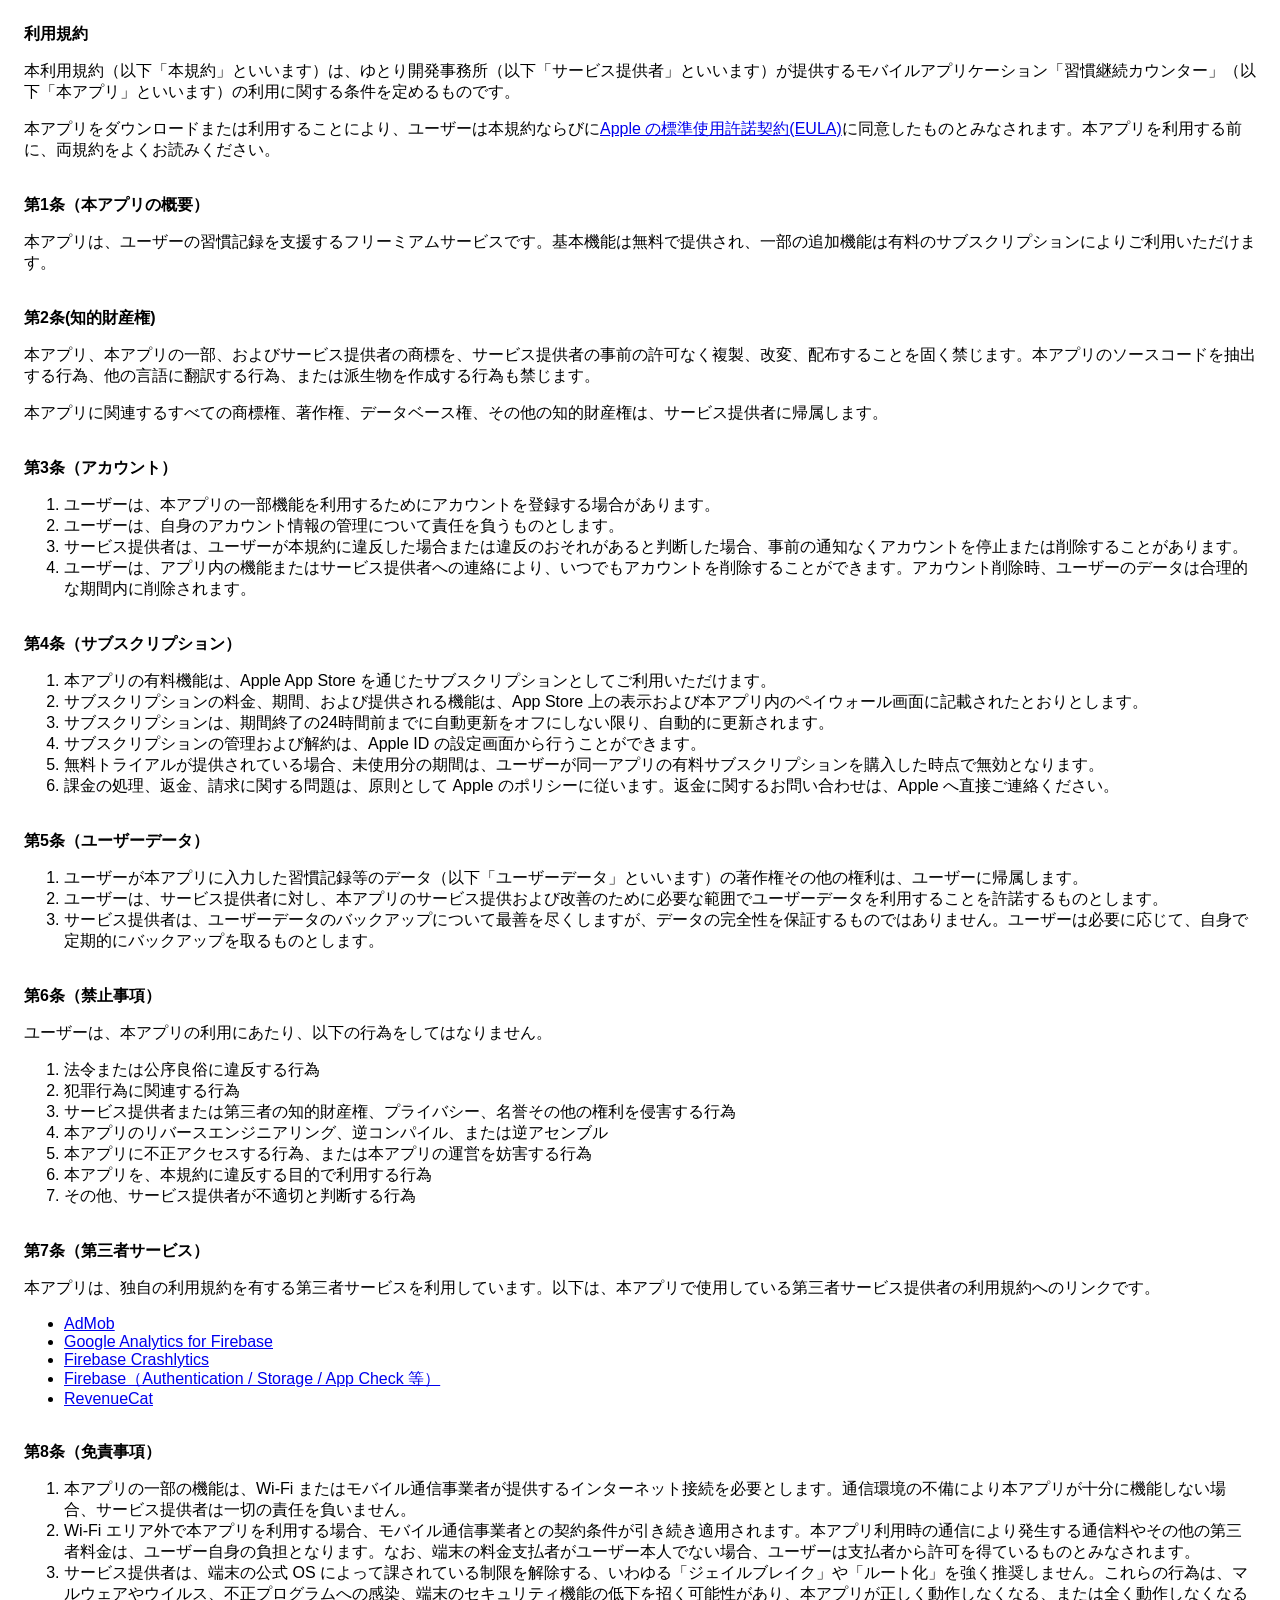
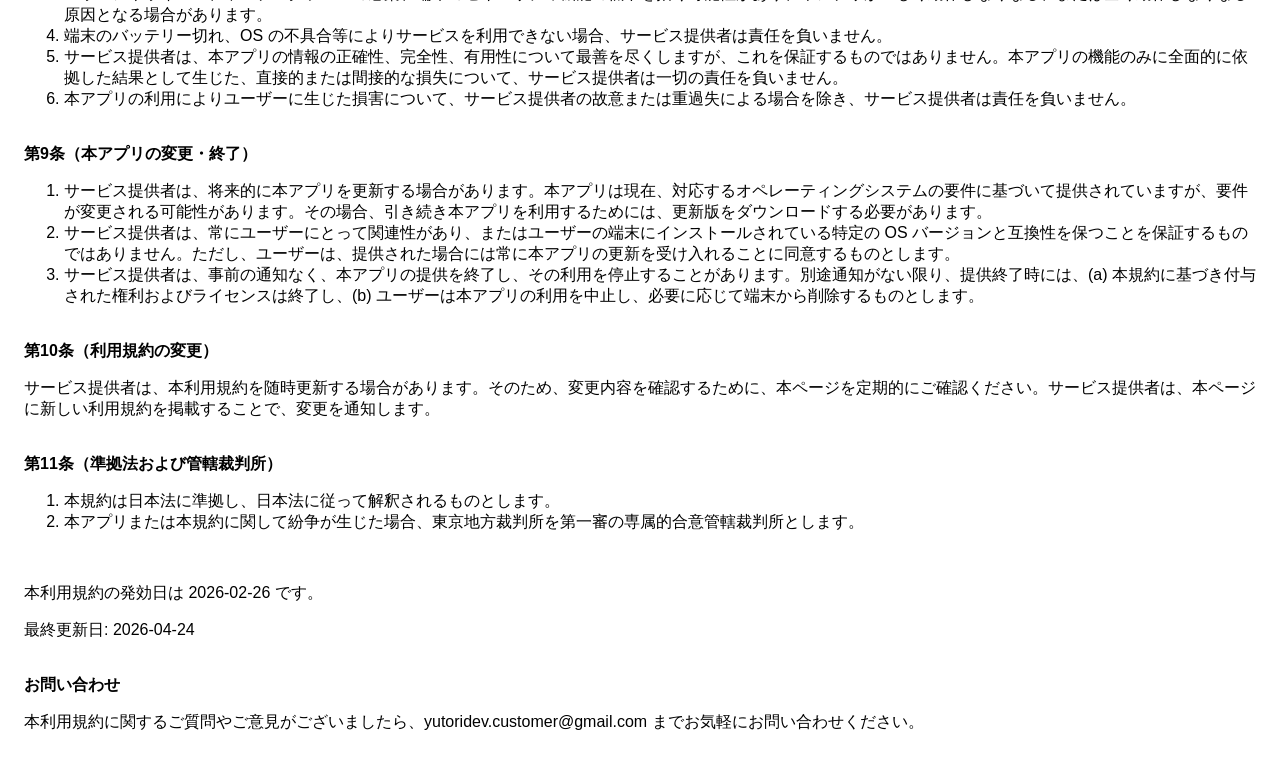
<file: apps/habit_counter2/terms_of_service.html>
<!DOCTYPE html>
<html lang="ja">
<head>
  <meta charset='utf-8'>
  <meta name='viewport' content='width=device-width'>
  <title>利用規約</title>
  <style> body { font-family: 'Helvetica Neue', Helvetica, Arial, sans-serif; padding:1em; } </style>
</head>
<body>

<strong>利用規約</strong>
<p>本利用規約（以下「本規約」といいます）は、ゆとり開発事務所（以下「サービス提供者」といいます）が提供するモバイルアプリケーション「習慣継続カウンター」（以下「本アプリ」といいます）の利用に関する条件を定めるものです。</p>

<p>本アプリをダウンロードまたは利用することにより、ユーザーは本規約ならびに<a href="https://www.apple.com/legal/internet-services/itunes/dev/stdeula/"target="_blank" rel="noopener noreferrer">Apple の標準使用許諾契約(EULA)</a>に同意したものとみなされます。本アプリを利用する前に、両規約をよくお読みください。</p>

<br>
<strong>第1条（本アプリの概要）</strong>
<p>本アプリは、ユーザーの習慣記録を支援するフリーミアムサービスです。基本機能は無料で提供され、一部の追加機能は有料のサブスクリプションによりご利用いただけます。</p>

<br>
<strong>第2条(知的財産権)</strong>
<p>本アプリ、本アプリの一部、およびサービス提供者の商標を、サービス提供者の事前の許可なく複製、改変、配布することを固く禁じます。本アプリのソースコードを抽出する行為、他の言語に翻訳する行為、または派生物を作成する行為も禁じます。</p>
<p>本アプリに関連するすべての商標権、著作権、データベース権、その他の知的財産権は、サービス提供者に帰属します。</p>

<br>
<strong>第3条（アカウント）</strong>
<ol>
  <li>ユーザーは、本アプリの一部機能を利用するためにアカウントを登録する場合があります。</li>
  <li>ユーザーは、自身のアカウント情報の管理について責任を負うものとします。</li>
  <li>サービス提供者は、ユーザーが本規約に違反した場合または違反のおそれがあると判断した場合、事前の通知なくアカウントを停止または削除することがあります。</li>
  <li>ユーザーは、アプリ内の機能またはサービス提供者への連絡により、いつでもアカウントを削除することができます。アカウント削除時、ユーザーのデータは合理的な期間内に削除されます。</li>
</ol>

<br>
<strong>第4条（サブスクリプション）</strong>
<ol>
  <li>本アプリの有料機能は、Apple App Store を通じたサブスクリプションとしてご利用いただけます。</li>
  <li>サブスクリプションの料金、期間、および提供される機能は、App Store 上の表示および本アプリ内のペイウォール画面に記載されたとおりとします。</li>
  <li>サブスクリプションは、期間終了の24時間前までに自動更新をオフにしない限り、自動的に更新されます。</li>
  <li>サブスクリプションの管理および解約は、Apple ID の設定画面から行うことができます。</li>
  <li>無料トライアルが提供されている場合、未使用分の期間は、ユーザーが同一アプリの有料サブスクリプションを購入した時点で無効となります。</li>
  <li>課金の処理、返金、請求に関する問題は、原則として Apple のポリシーに従います。返金に関するお問い合わせは、Apple へ直接ご連絡ください。</li>
</ol>

<br>
<strong>第5条（ユーザーデータ）</strong>
<ol>
  <li>ユーザーが本アプリに入力した習慣記録等のデータ（以下「ユーザーデータ」といいます）の著作権その他の権利は、ユーザーに帰属します。</li>
  <li>ユーザーは、サービス提供者に対し、本アプリのサービス提供および改善のために必要な範囲でユーザーデータを利用することを許諾するものとします。</li>
  <li>サービス提供者は、ユーザーデータのバックアップについて最善を尽くしますが、データの完全性を保証するものではありません。ユーザーは必要に応じて、自身で定期的にバックアップを取るものとします。</li>
</ol>

<br>
<strong>第6条（禁止事項）</strong>
<p>ユーザーは、本アプリの利用にあたり、以下の行為をしてはなりません。</p>
<ol>
  <li>法令または公序良俗に違反する行為</li>
  <li>犯罪行為に関連する行為</li>
  <li>サービス提供者または第三者の知的財産権、プライバシー、名誉その他の権利を侵害する行為</li>
  <li>本アプリのリバースエンジニアリング、逆コンパイル、または逆アセンブル</li>
  <li>本アプリに不正アクセスする行為、または本アプリの運営を妨害する行為</li>
  <li>本アプリを、本規約に違反する目的で利用する行為</li>
  <li>その他、サービス提供者が不適切と判断する行為</li>
</ol>

<br>
<strong>第7条（第三者サービス）</strong>
<p>本アプリは、独自の利用規約を有する第三者サービスを利用しています。以下は、本アプリで使用している第三者サービス提供者の利用規約へのリンクです。</p>
<ul>
  <li><a href="https://developers.google.com/admob/terms" target="_blank" rel="noopener noreferrer">AdMob</a></li>
  <li><a href="https://www.google.com/analytics/terms/" target="_blank" rel="noopener noreferrer">Google Analytics for Firebase</a></li>
  <li><a href="https://firebase.google.com/terms/crashlytics" target="_blank" rel="noopener noreferrer">Firebase Crashlytics</a></li>
  <li><a href="https://firebase.google.com/terms" target="_blank" rel="noopener noreferrer">Firebase（Authentication / Storage / App Check 等）</a></li>
  <li><a href="https://www.revenuecat.com/terms" target="_blank" rel="noopener noreferrer">RevenueCat</a></li>
</ul>

<br>
<strong>第8条（免責事項）</strong>
<ol>
  <li>本アプリの一部の機能は、Wi-Fi またはモバイル通信事業者が提供するインターネット接続を必要とします。通信環境の不備により本アプリが十分に機能しない場合、サービス提供者は一切の責任を負いません。</li>
  <li>Wi-Fi エリア外で本アプリを利用する場合、モバイル通信事業者との契約条件が引き続き適用されます。本アプリ利用時の通信により発生する通信料やその他の第三者料金は、ユーザー自身の負担となります。なお、端末の料金支払者がユーザー本人でない場合、ユーザーは支払者から許可を得ているものとみなされます。</li>
  <li>サービス提供者は、端末の公式 OS によって課されている制限を解除する、いわゆる「ジェイルブレイク」や「ルート化」を強く推奨しません。これらの行為は、マルウェアやウイルス、不正プログラムへの感染、端末のセキュリティ機能の低下を招く可能性があり、本アプリが正しく動作しなくなる、または全く動作しなくなる原因となる場合があります。</li>
  <li>端末のバッテリー切れ、OS の不具合等によりサービスを利用できない場合、サービス提供者は責任を負いません。</li>
  <li>サービス提供者は、本アプリの情報の正確性、完全性、有用性について最善を尽くしますが、これを保証するものではありません。本アプリの機能のみに全面的に依拠した結果として生じた、直接的または間接的な損失について、サービス提供者は一切の責任を負いません。</li>
  <li>本アプリの利用によりユーザーに生じた損害について、サービス提供者の故意または重過失による場合を除き、サービス提供者は責任を負いません。</li>
</ol>

<br>
<strong>第9条（本アプリの変更・終了）</strong>
<ol>
  <li>サービス提供者は、将来的に本アプリを更新する場合があります。本アプリは現在、対応するオペレーティングシステムの要件に基づいて提供されていますが、要件が変更される可能性があります。その場合、引き続き本アプリを利用するためには、更新版をダウンロードする必要があります。</li>
  <li>サービス提供者は、常にユーザーにとって関連性があり、またはユーザーの端末にインストールされている特定の OS バージョンと互換性を保つことを保証するものではありません。ただし、ユーザーは、提供された場合には常に本アプリの更新を受け入れることに同意するものとします。</li>
  <li>サービス提供者は、事前の通知なく、本アプリの提供を終了し、その利用を停止することがあります。別途通知がない限り、提供終了時には、(a) 本規約に基づき付与された権利およびライセンスは終了し、(b) ユーザーは本アプリの利用を中止し、必要に応じて端末から削除するものとします。</li>
</ol>

<br>
<strong>第10条（利用規約の変更）</strong>
<p>サービス提供者は、本利用規約を随時更新する場合があります。そのため、変更内容を確認するために、本ページを定期的にご確認ください。サービス提供者は、本ページに新しい利用規約を掲載することで、変更を通知します。</p>

<br>
<strong>第11条（準拠法および管轄裁判所）</strong>
<ol>
  <li>本規約は日本法に準拠し、日本法に従って解釈されるものとします。</li>
  <li>本アプリまたは本規約に関して紛争が生じた場合、東京地方裁判所を第一審の専属的合意管轄裁判所とします。</li>
</ol>

<br>
<p>本利用規約の発効日は 2026-02-26 です。</p>
<p>最終更新日: 2026-04-24</p>

<br>
<strong>お問い合わせ</strong>
<p>本利用規約に関するご質問やご意見がございましたら、yutoridev.customer@gmail.com までお気軽にお問い合わせください。</p>

</body>
</html>
</file>
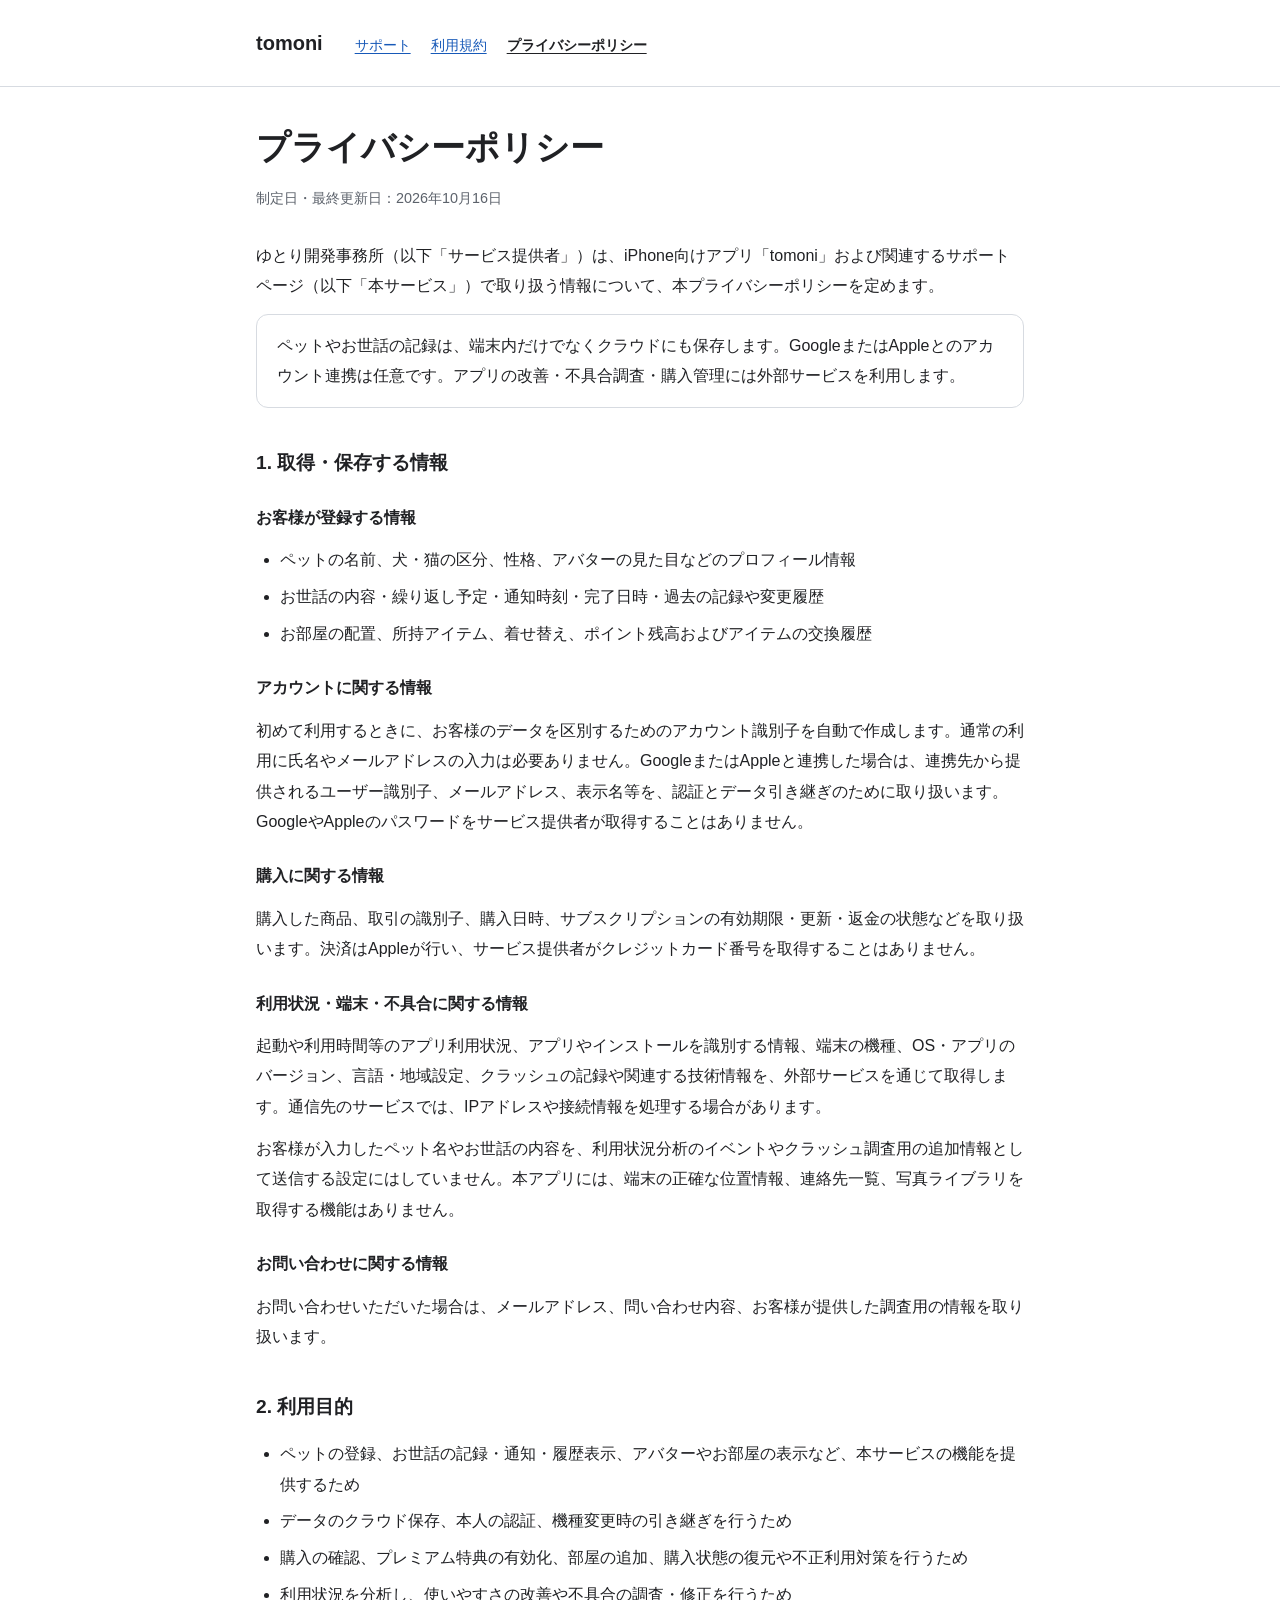
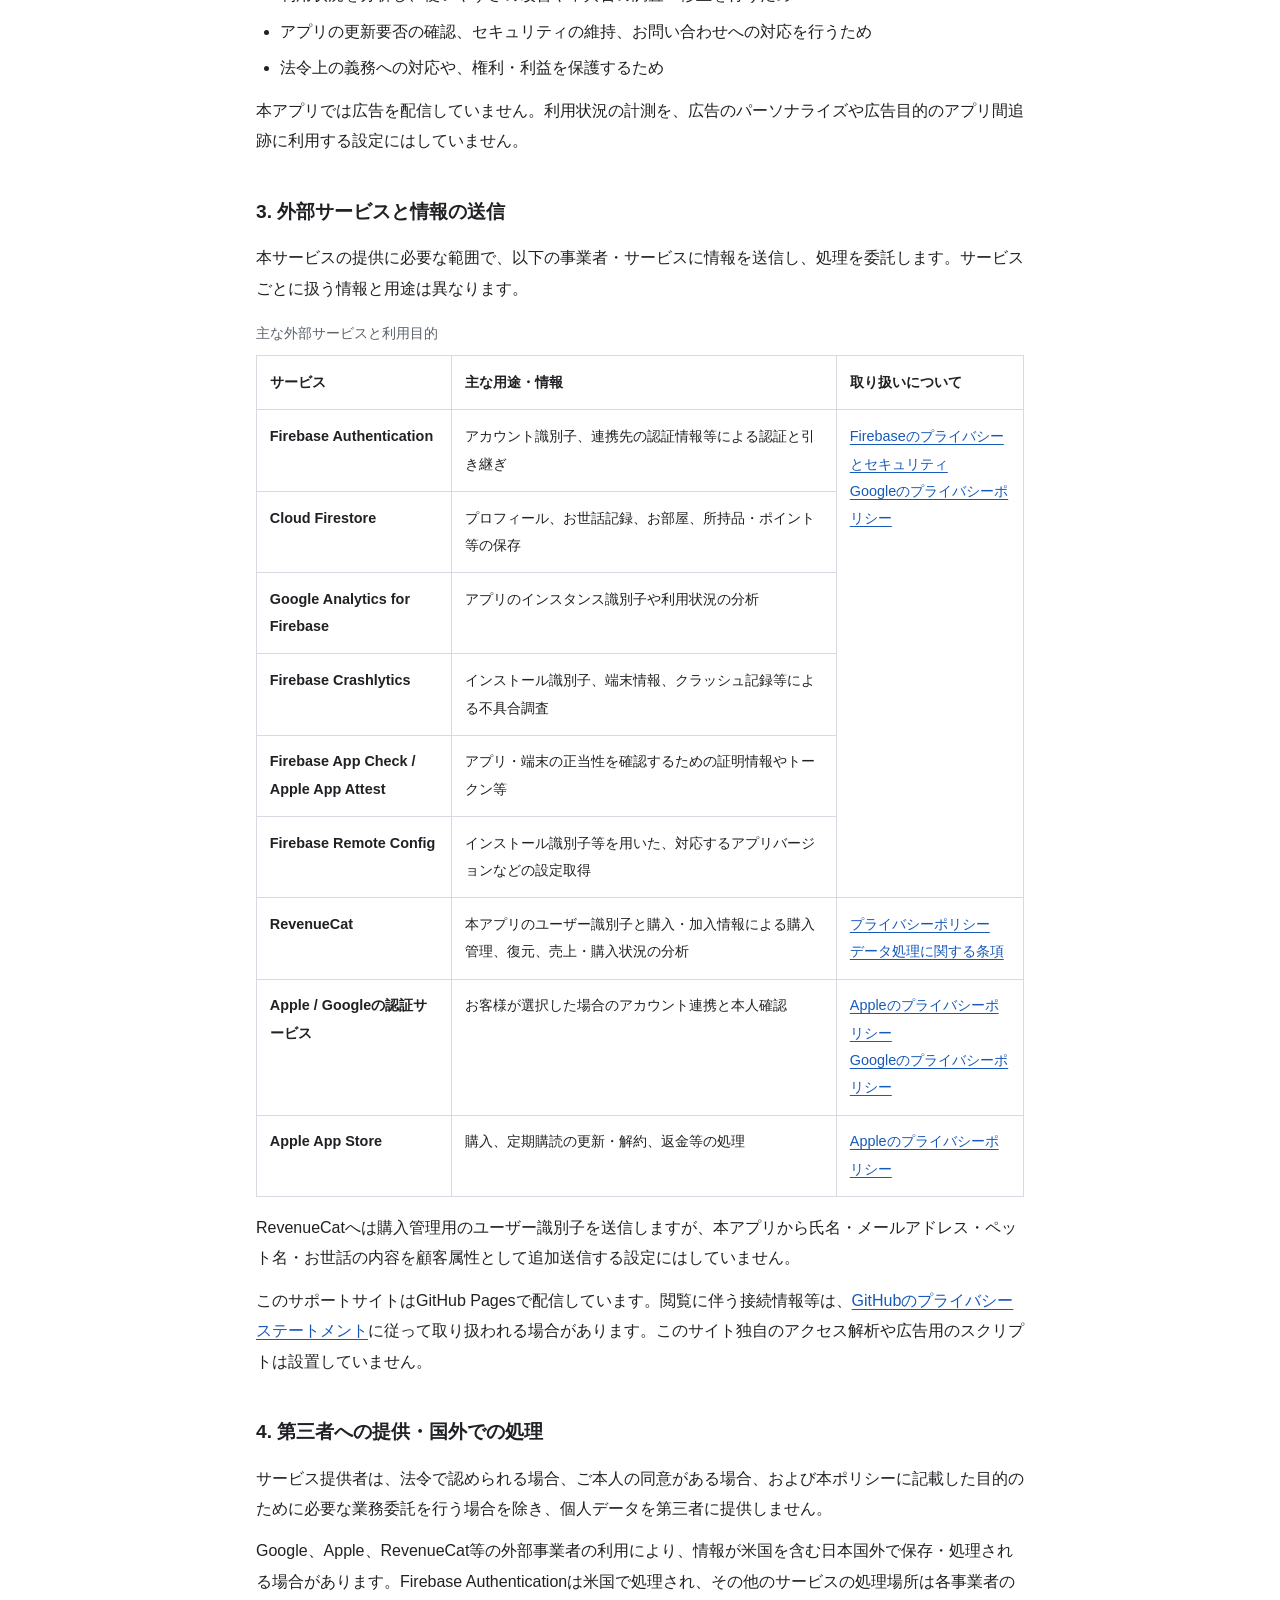
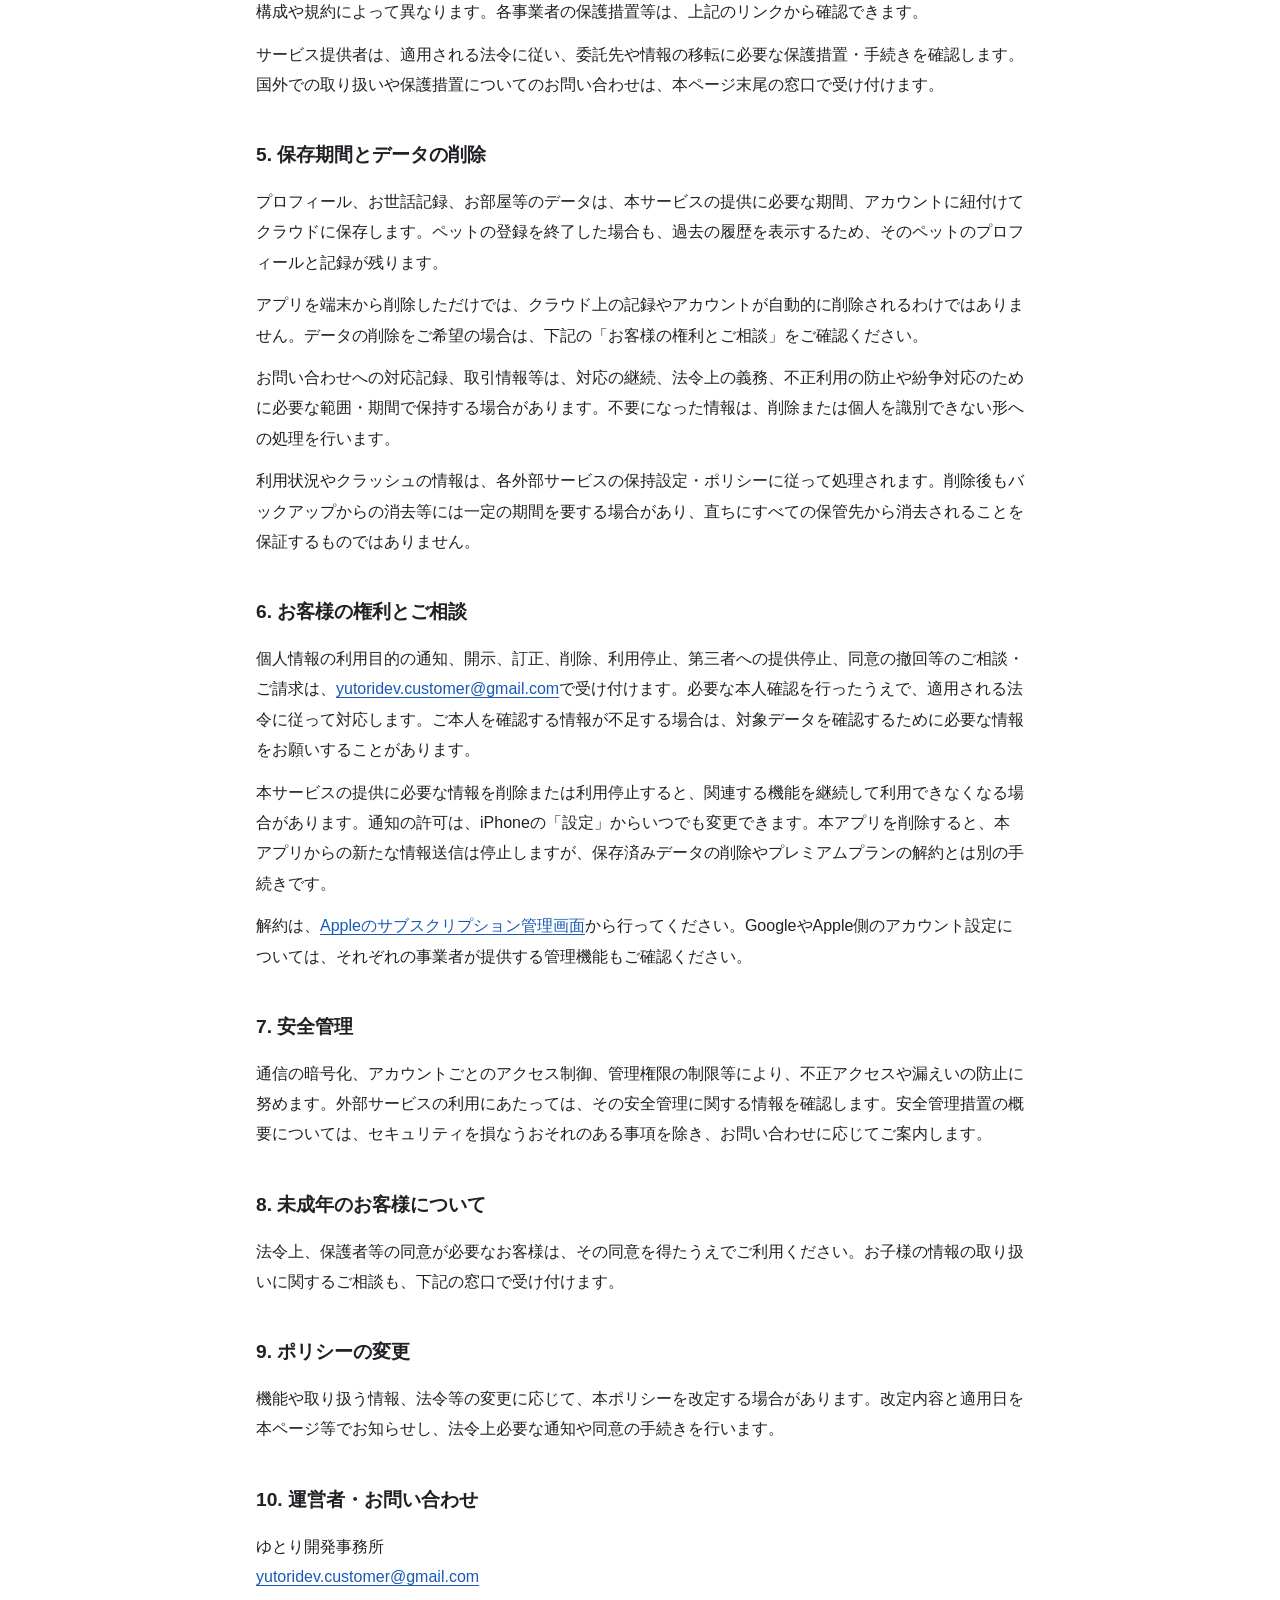
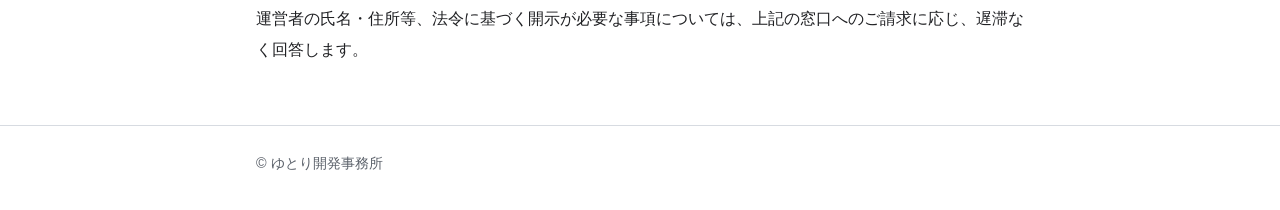
<file: apps/sun/privacy_policy.html>
<!DOCTYPE html>
<html lang="ja">
<head>
  <meta charset="utf-8">
  <meta name="viewport" content="width=device-width, initial-scale=1">
  <meta name="description" content="tomoniにおける情報の取得・利用、クラウド保存、外部サービスおよびデータの取り扱いについて。">
  <title>プライバシーポリシー | tomoni</title>
  <link rel="stylesheet" href="style.css">
  <link rel="canonical" href="https://yutori-develop.github.io/apps/sun/privacy_policy.html">
</head>
<body>
  <a class="skip-link" href="#main">本文へ移動</a>
  <header class="site-header">
    <div class="container">
      <a class="brand" href="./">tomoni</a>
      <nav aria-label="サポートメニュー">
        <a href="./">サポート</a>
        <a href="terms_of_service.html">利用規約</a>
        <a href="privacy_policy.html" aria-current="page">プライバシーポリシー</a>
      </nav>
    </div>
  </header>
  <main id="main" class="container">
    <h1>プライバシーポリシー</h1>
    <p class="updated">制定日・最終更新日：<time datetime="2026-10-16">2026年10月16日</time></p>
    <p>ゆとり開発事務所（以下「サービス提供者」）は、iPhone向けアプリ「tomoni」および関連するサポートページ（以下「本サービス」）で取り扱う情報について、本プライバシーポリシーを定めます。</p>
    <div class="summary">
      <p>ペットやお世話の記録は、端末内だけでなくクラウドにも保存します。GoogleまたはAppleとのアカウント連携は任意です。アプリの改善・不具合調査・購入管理には外部サービスを利用します。</p>
    </div>

    <section aria-labelledby="information">
      <h2 id="information">1. 取得・保存する情報</h2>
      <h3>お客様が登録する情報</h3>
      <ul>
        <li>ペットの名前、犬・猫の区分、性格、アバターの見た目などのプロフィール情報</li>
        <li>お世話の内容・繰り返し予定・通知時刻・完了日時・過去の記録や変更履歴</li>
        <li>お部屋の配置、所持アイテム、着せ替え、ポイント残高およびアイテムの交換履歴</li>
      </ul>
      <h3>アカウントに関する情報</h3>
      <p>初めて利用するときに、お客様のデータを区別するためのアカウント識別子を自動で作成します。通常の利用に氏名やメールアドレスの入力は必要ありません。GoogleまたはAppleと連携した場合は、連携先から提供されるユーザー識別子、メールアドレス、表示名等を、認証とデータ引き継ぎのために取り扱います。GoogleやAppleのパスワードをサービス提供者が取得することはありません。</p>
      <h3>購入に関する情報</h3>
      <p>購入した商品、取引の識別子、購入日時、サブスクリプションの有効期限・更新・返金の状態などを取り扱います。決済はAppleが行い、サービス提供者がクレジットカード番号を取得することはありません。</p>
      <h3>利用状況・端末・不具合に関する情報</h3>
      <p>起動や利用時間等のアプリ利用状況、アプリやインストールを識別する情報、端末の機種、OS・アプリのバージョン、言語・地域設定、クラッシュの記録や関連する技術情報を、外部サービスを通じて取得します。通信先のサービスでは、IPアドレスや接続情報を処理する場合があります。</p>
      <p>お客様が入力したペット名やお世話の内容を、利用状況分析のイベントやクラッシュ調査用の追加情報として送信する設定にはしていません。本アプリには、端末の正確な位置情報、連絡先一覧、写真ライブラリを取得する機能はありません。</p>
      <h3>お問い合わせに関する情報</h3>
      <p>お問い合わせいただいた場合は、メールアドレス、問い合わせ内容、お客様が提供した調査用の情報を取り扱います。</p>
    </section>

    <section aria-labelledby="purposes">
      <h2 id="purposes">2. 利用目的</h2>
      <ul>
        <li>ペットの登録、お世話の記録・通知・履歴表示、アバターやお部屋の表示など、本サービスの機能を提供するため</li>
        <li>データのクラウド保存、本人の認証、機種変更時の引き継ぎを行うため</li>
        <li>購入の確認、プレミアム特典の有効化、部屋の追加、購入状態の復元や不正利用対策を行うため</li>
        <li>利用状況を分析し、使いやすさの改善や不具合の調査・修正を行うため</li>
        <li>アプリの更新要否の確認、セキュリティの維持、お問い合わせへの対応を行うため</li>
        <li>法令上の義務への対応や、権利・利益を保護するため</li>
      </ul>
      <p>本アプリでは広告を配信していません。利用状況の計測を、広告のパーソナライズや広告目的のアプリ間追跡に利用する設定にはしていません。</p>
    </section>

    <section aria-labelledby="services">
      <h2 id="services">3. 外部サービスと情報の送信</h2>
      <p>本サービスの提供に必要な範囲で、以下の事業者・サービスに情報を送信し、処理を委託します。サービスごとに扱う情報と用途は異なります。</p>
      <div class="table-container" role="region" aria-label="外部サービスの一覧" tabindex="0">
        <table>
          <caption>主な外部サービスと利用目的</caption>
          <thead><tr><th scope="col">サービス</th><th scope="col">主な用途・情報</th><th scope="col">取り扱いについて</th></tr></thead>
          <tbody>
            <tr><th scope="row">Firebase Authentication</th><td>アカウント識別子、連携先の認証情報等による認証と引き継ぎ</td><td rowspan="6"><a href="https://firebase.google.com/support/privacy">Firebaseのプライバシーとセキュリティ</a><br><a href="https://policies.google.com/privacy?hl=ja">Googleのプライバシーポリシー</a></td></tr>
            <tr><th scope="row">Cloud Firestore</th><td>プロフィール、お世話記録、お部屋、所持品・ポイント等の保存</td></tr>
            <tr><th scope="row">Google Analytics for Firebase</th><td>アプリのインスタンス識別子や利用状況の分析</td></tr>
            <tr><th scope="row">Firebase Crashlytics</th><td>インストール識別子、端末情報、クラッシュ記録等による不具合調査</td></tr>
            <tr><th scope="row">Firebase App Check / Apple App Attest</th><td>アプリ・端末の正当性を確認するための証明情報やトークン等</td></tr>
            <tr><th scope="row">Firebase Remote Config</th><td>インストール識別子等を用いた、対応するアプリバージョンなどの設定取得</td></tr>
            <tr><th scope="row">RevenueCat</th><td>本アプリのユーザー識別子と購入・加入情報による購入管理、復元、売上・購入状況の分析</td><td><a href="https://www.revenuecat.com/privacy">プライバシーポリシー</a><br><a href="https://www.revenuecat.com/dpa">データ処理に関する条項</a></td></tr>
            <tr><th scope="row">Apple / Googleの認証サービス</th><td>お客様が選択した場合のアカウント連携と本人確認</td><td><a href="https://www.apple.com/legal/privacy/jp/">Appleのプライバシーポリシー</a><br><a href="https://policies.google.com/privacy?hl=ja">Googleのプライバシーポリシー</a></td></tr>
            <tr><th scope="row">Apple App Store</th><td>購入、定期購読の更新・解約、返金等の処理</td><td><a href="https://www.apple.com/legal/privacy/jp/">Appleのプライバシーポリシー</a></td></tr>
          </tbody>
        </table>
      </div>
      <p>RevenueCatへは購入管理用のユーザー識別子を送信しますが、本アプリから氏名・メールアドレス・ペット名・お世話の内容を顧客属性として追加送信する設定にはしていません。</p>
      <p>このサポートサイトはGitHub Pagesで配信しています。閲覧に伴う接続情報等は、<a href="https://docs.github.com/en/site-policy/privacy-policies/github-general-privacy-statement">GitHubのプライバシーステートメント</a>に従って取り扱われる場合があります。このサイト独自のアクセス解析や広告用のスクリプトは設置していません。</p>
    </section>

    <section aria-labelledby="sharing">
      <h2 id="sharing">4. 第三者への提供・国外での処理</h2>
      <p>サービス提供者は、法令で認められる場合、ご本人の同意がある場合、および本ポリシーに記載した目的のために必要な業務委託を行う場合を除き、個人データを第三者に提供しません。</p>
      <p>Google、Apple、RevenueCat等の外部事業者の利用により、情報が米国を含む日本国外で保存・処理される場合があります。Firebase Authenticationは米国で処理され、その他のサービスの処理場所は各事業者の構成や規約によって異なります。各事業者の保護措置等は、上記のリンクから確認できます。</p>
      <p>サービス提供者は、適用される法令に従い、委託先や情報の移転に必要な保護措置・手続きを確認します。国外での取り扱いや保護措置についてのお問い合わせは、本ページ末尾の窓口で受け付けます。</p>
    </section>

    <section aria-labelledby="retention">
      <h2 id="retention">5. 保存期間とデータの削除</h2>
      <p>プロフィール、お世話記録、お部屋等のデータは、本サービスの提供に必要な期間、アカウントに紐付けてクラウドに保存します。ペットの登録を終了した場合も、過去の履歴を表示するため、そのペットのプロフィールと記録が残ります。</p>
      <p>アプリを端末から削除しただけでは、クラウド上の記録やアカウントが自動的に削除されるわけではありません。データの削除をご希望の場合は、下記の「お客様の権利とご相談」をご確認ください。</p>
      <p>お問い合わせへの対応記録、取引情報等は、対応の継続、法令上の義務、不正利用の防止や紛争対応のために必要な範囲・期間で保持する場合があります。不要になった情報は、削除または個人を識別できない形への処理を行います。</p>
      <p>利用状況やクラッシュの情報は、各外部サービスの保持設定・ポリシーに従って処理されます。削除後もバックアップからの消去等には一定の期間を要する場合があり、直ちにすべての保管先から消去されることを保証するものではありません。</p>
    </section>

    <section aria-labelledby="rights">
      <h2 id="rights">6. お客様の権利とご相談</h2>
      <p>個人情報の利用目的の通知、開示、訂正、削除、利用停止、第三者への提供停止、同意の撤回等のご相談・ご請求は、<a href="mailto:yutoridev.customer@gmail.com">yutoridev.customer@gmail.com</a>で受け付けます。必要な本人確認を行ったうえで、適用される法令に従って対応します。ご本人を確認する情報が不足する場合は、対象データを確認するために必要な情報をお願いすることがあります。</p>
      <p>本サービスの提供に必要な情報を削除または利用停止すると、関連する機能を継続して利用できなくなる場合があります。通知の許可は、iPhoneの「設定」からいつでも変更できます。本アプリを削除すると、本アプリからの新たな情報送信は停止しますが、保存済みデータの削除やプレミアムプランの解約とは別の手続きです。</p>
      <p>解約は、<a href="https://apps.apple.com/account/subscriptions">Appleのサブスクリプション管理画面</a>から行ってください。GoogleやApple側のアカウント設定については、それぞれの事業者が提供する管理機能もご確認ください。</p>
    </section>

    <section aria-labelledby="security">
      <h2 id="security">7. 安全管理</h2>
      <p>通信の暗号化、アカウントごとのアクセス制御、管理権限の制限等により、不正アクセスや漏えいの防止に努めます。外部サービスの利用にあたっては、その安全管理に関する情報を確認します。安全管理措置の概要については、セキュリティを損なうおそれのある事項を除き、お問い合わせに応じてご案内します。</p>
    </section>

    <section aria-labelledby="minors">
      <h2 id="minors">8. 未成年のお客様について</h2>
      <p>法令上、保護者等の同意が必要なお客様は、その同意を得たうえでご利用ください。お子様の情報の取り扱いに関するご相談も、下記の窓口で受け付けます。</p>
    </section>

    <section aria-labelledby="changes">
      <h2 id="changes">9. ポリシーの変更</h2>
      <p>機能や取り扱う情報、法令等の変更に応じて、本ポリシーを改定する場合があります。改定内容と適用日を本ページ等でお知らせし、法令上必要な通知や同意の手続きを行います。</p>
    </section>

    <section aria-labelledby="contact">
      <h2 id="contact">10. 運営者・お問い合わせ</h2>
      <address>ゆとり開発事務所<br><a href="mailto:yutoridev.customer@gmail.com">yutoridev.customer@gmail.com</a></address>
      <p>運営者の氏名・住所等、法令に基づく開示が必要な事項については、上記の窓口へのご請求に応じ、遅滞なく回答します。</p>
    </section>
  </main>
  <footer class="site-footer"><div class="container">© ゆとり開発事務所</div></footer>
</body>
</html>
</file>
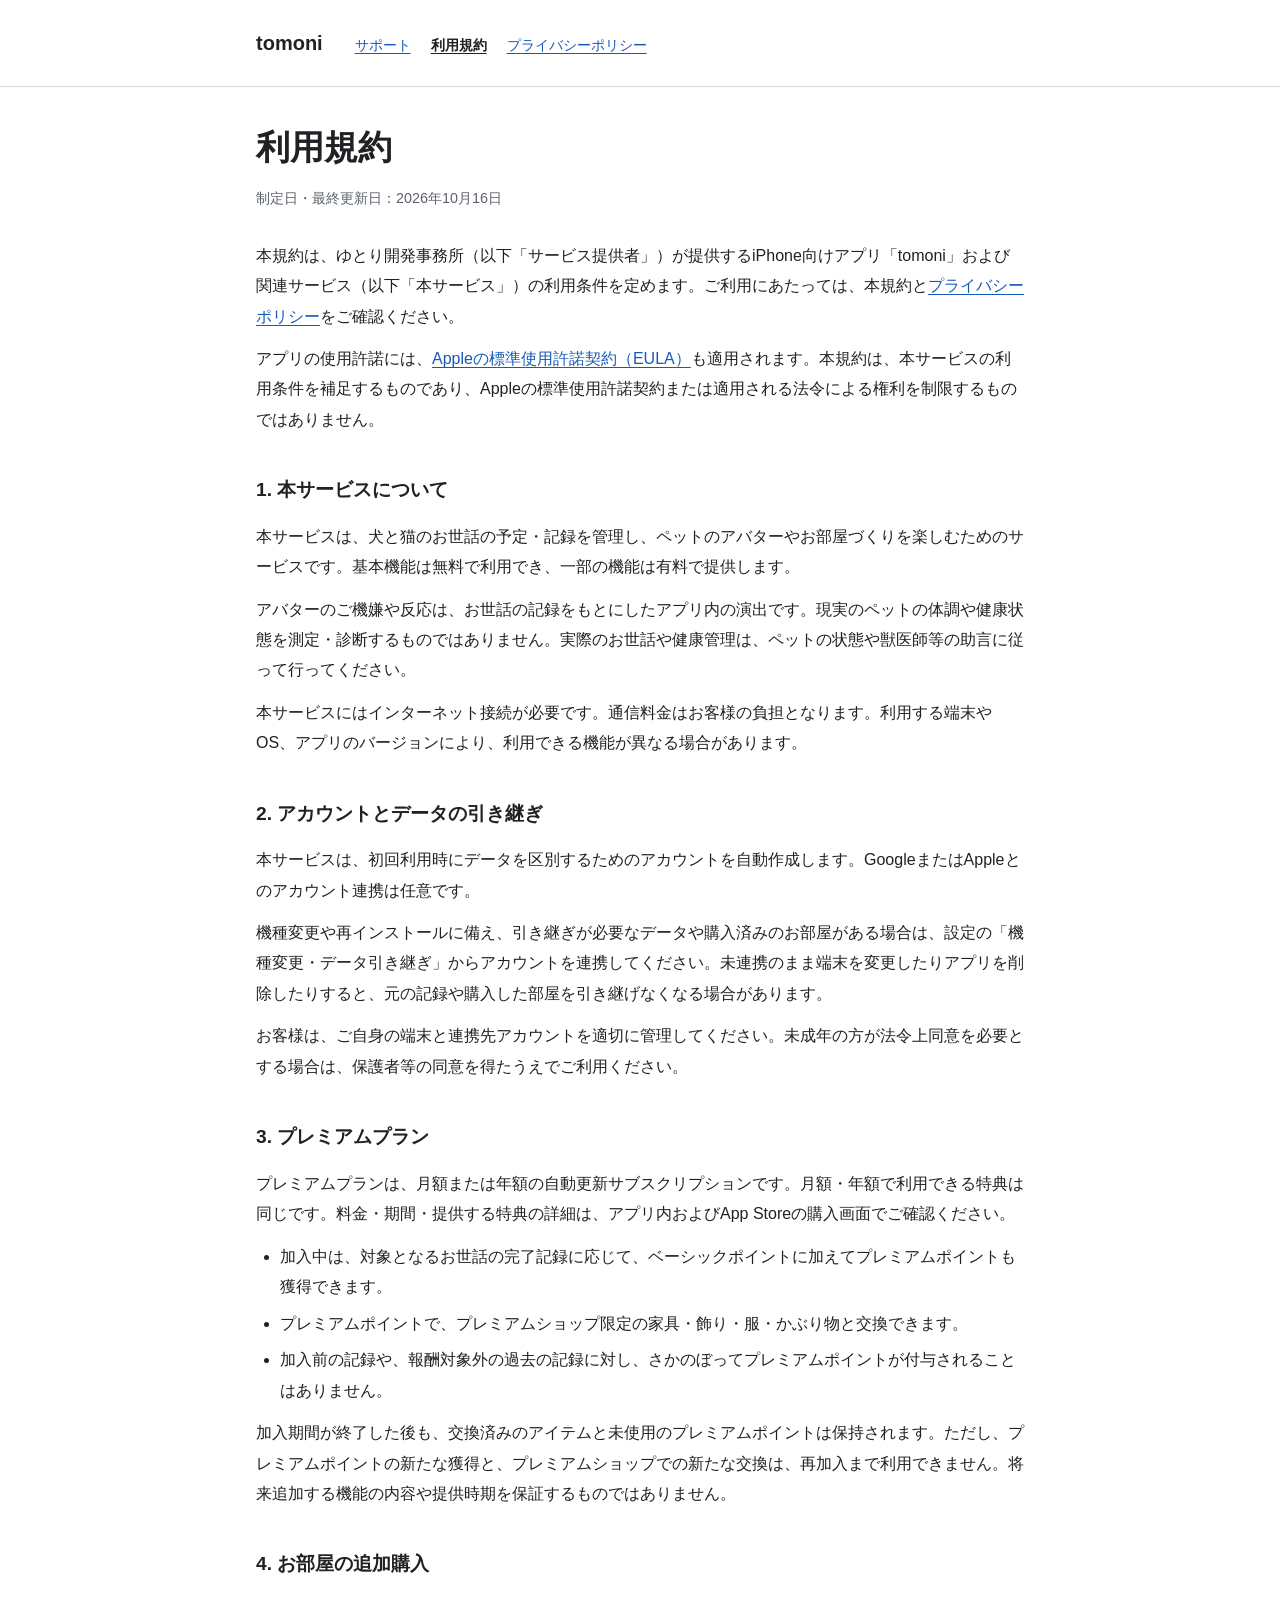
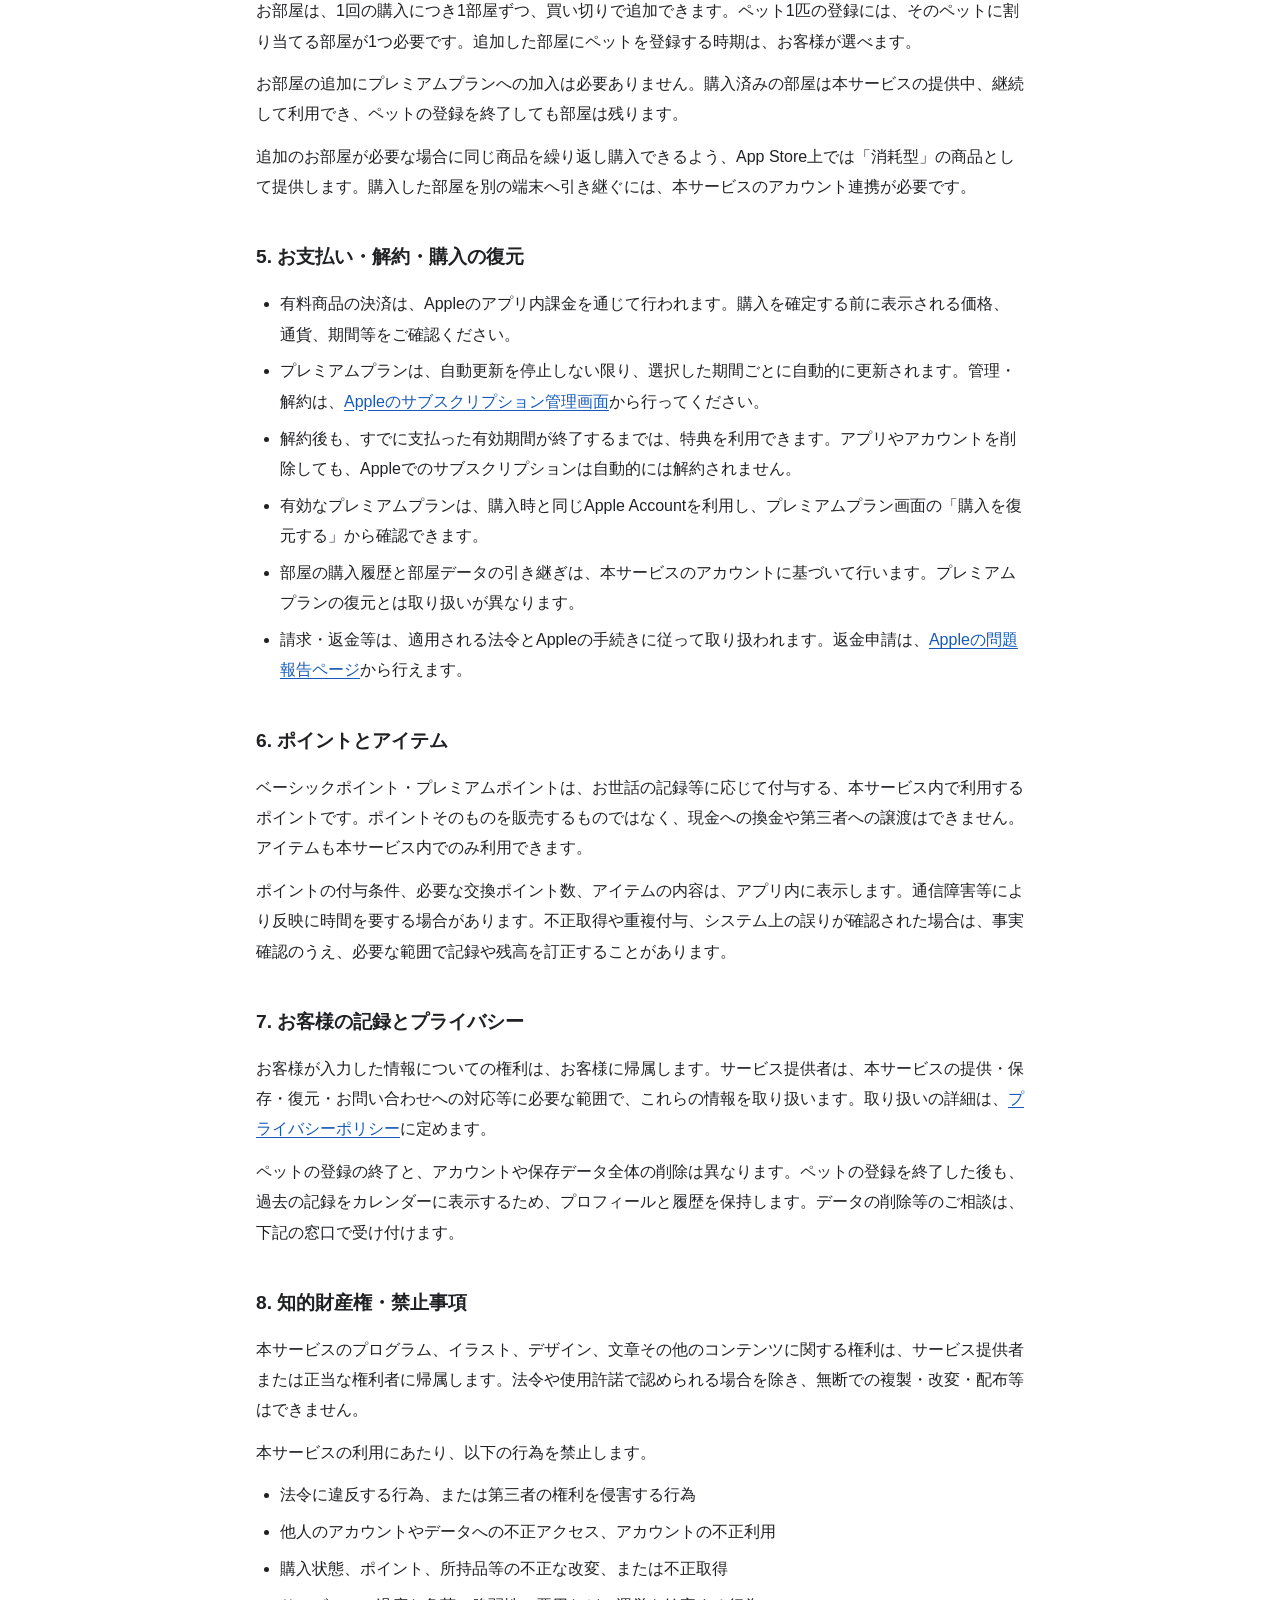
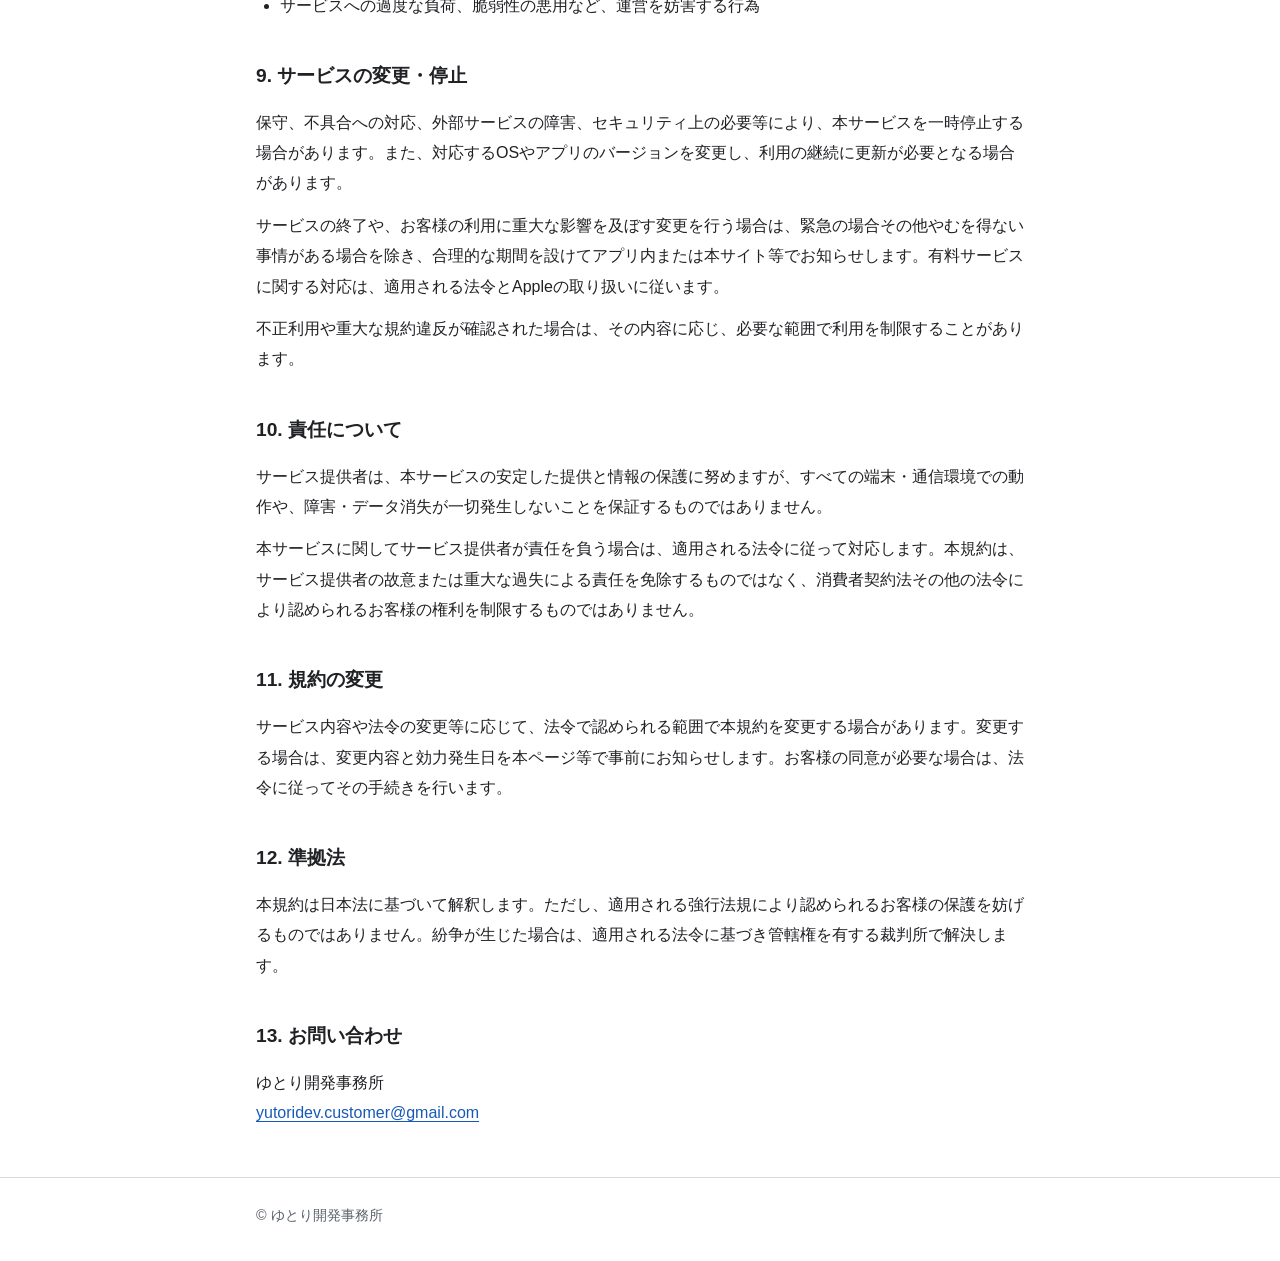
<file: apps/sun/terms_of_service.html>
<!DOCTYPE html>
<html lang="ja">
<head>
  <meta charset="utf-8">
  <meta name="viewport" content="width=device-width, initial-scale=1">
  <meta name="description" content="tomoniの利用条件、プレミアムプラン、お部屋の追加購入、ポイント・アイテムの取り扱いについて。">
  <title>利用規約 | tomoni</title>
  <link rel="stylesheet" href="style.css">
  <link rel="canonical" href="https://yutori-develop.github.io/apps/sun/terms_of_service.html">
</head>
<body>
  <a class="skip-link" href="#main">本文へ移動</a>
  <header class="site-header">
    <div class="container">
      <a class="brand" href="./">tomoni</a>
      <nav aria-label="サポートメニュー">
        <a href="./">サポート</a>
        <a href="terms_of_service.html" aria-current="page">利用規約</a>
        <a href="privacy_policy.html">プライバシーポリシー</a>
      </nav>
    </div>
  </header>
  <main id="main" class="container">
    <h1>利用規約</h1>
    <p class="updated">制定日・最終更新日：<time datetime="2026-10-16">2026年10月16日</time></p>
    <p>本規約は、ゆとり開発事務所（以下「サービス提供者」）が提供するiPhone向けアプリ「tomoni」および関連サービス（以下「本サービス」）の利用条件を定めます。ご利用にあたっては、本規約と<a href="privacy_policy.html">プライバシーポリシー</a>をご確認ください。</p>
    <p>アプリの使用許諾には、<a href="https://www.apple.com/legal/internet-services/itunes/dev/stdeula/">Appleの標準使用許諾契約（EULA）</a>も適用されます。本規約は、本サービスの利用条件を補足するものであり、Appleの標準使用許諾契約または適用される法令による権利を制限するものではありません。</p>

    <section aria-labelledby="service">
      <h2 id="service">1. 本サービスについて</h2>
      <p>本サービスは、犬と猫のお世話の予定・記録を管理し、ペットのアバターやお部屋づくりを楽しむためのサービスです。基本機能は無料で利用でき、一部の機能は有料で提供します。</p>
      <p>アバターのご機嫌や反応は、お世話の記録をもとにしたアプリ内の演出です。現実のペットの体調や健康状態を測定・診断するものではありません。実際のお世話や健康管理は、ペットの状態や獣医師等の助言に従って行ってください。</p>
      <p>本サービスにはインターネット接続が必要です。通信料金はお客様の負担となります。利用する端末やOS、アプリのバージョンにより、利用できる機能が異なる場合があります。</p>
    </section>

    <section aria-labelledby="account">
      <h2 id="account">2. アカウントとデータの引き継ぎ</h2>
      <p>本サービスは、初回利用時にデータを区別するためのアカウントを自動作成します。GoogleまたはAppleとのアカウント連携は任意です。</p>
      <p>機種変更や再インストールに備え、引き継ぎが必要なデータや購入済みのお部屋がある場合は、設定の「機種変更・データ引き継ぎ」からアカウントを連携してください。未連携のまま端末を変更したりアプリを削除したりすると、元の記録や購入した部屋を引き継げなくなる場合があります。</p>
      <p>お客様は、ご自身の端末と連携先アカウントを適切に管理してください。未成年の方が法令上同意を必要とする場合は、保護者等の同意を得たうえでご利用ください。</p>
    </section>

    <section aria-labelledby="premium">
      <h2 id="premium">3. プレミアムプラン</h2>
      <p>プレミアムプランは、月額または年額の自動更新サブスクリプションです。月額・年額で利用できる特典は同じです。料金・期間・提供する特典の詳細は、アプリ内およびApp Storeの購入画面でご確認ください。</p>
      <ul>
        <li>加入中は、対象となるお世話の完了記録に応じて、ベーシックポイントに加えてプレミアムポイントも獲得できます。</li>
        <li>プレミアムポイントで、プレミアムショップ限定の家具・飾り・服・かぶり物と交換できます。</li>
        <li>加入前の記録や、報酬対象外の過去の記録に対し、さかのぼってプレミアムポイントが付与されることはありません。</li>
      </ul>
      <p>加入期間が終了した後も、交換済みのアイテムと未使用のプレミアムポイントは保持されます。ただし、プレミアムポイントの新たな獲得と、プレミアムショップでの新たな交換は、再加入まで利用できません。将来追加する機能の内容や提供時期を保証するものではありません。</p>
    </section>

    <section aria-labelledby="rooms">
      <h2 id="rooms">4. お部屋の追加購入</h2>
      <p>お部屋は、1回の購入につき1部屋ずつ、買い切りで追加できます。ペット1匹の登録には、そのペットに割り当てる部屋が1つ必要です。追加した部屋にペットを登録する時期は、お客様が選べます。</p>
      <p>お部屋の追加にプレミアムプランへの加入は必要ありません。購入済みの部屋は本サービスの提供中、継続して利用でき、ペットの登録を終了しても部屋は残ります。</p>
      <p>追加のお部屋が必要な場合に同じ商品を繰り返し購入できるよう、App Store上では「消耗型」の商品として提供します。購入した部屋を別の端末へ引き継ぐには、本サービスのアカウント連携が必要です。</p>
    </section>

    <section aria-labelledby="payment">
      <h2 id="payment">5. お支払い・解約・購入の復元</h2>
      <ul>
        <li>有料商品の決済は、Appleのアプリ内課金を通じて行われます。購入を確定する前に表示される価格、通貨、期間等をご確認ください。</li>
        <li>プレミアムプランは、自動更新を停止しない限り、選択した期間ごとに自動的に更新されます。管理・解約は、<a href="https://apps.apple.com/account/subscriptions">Appleのサブスクリプション管理画面</a>から行ってください。</li>
        <li>解約後も、すでに支払った有効期間が終了するまでは、特典を利用できます。アプリやアカウントを削除しても、Appleでのサブスクリプションは自動的には解約されません。</li>
        <li>有効なプレミアムプランは、購入時と同じApple Accountを利用し、プレミアムプラン画面の「購入を復元する」から確認できます。</li>
        <li>部屋の購入履歴と部屋データの引き継ぎは、本サービスのアカウントに基づいて行います。プレミアムプランの復元とは取り扱いが異なります。</li>
        <li>請求・返金等は、適用される法令とAppleの手続きに従って取り扱われます。返金申請は、<a href="https://reportaproblem.apple.com/">Appleの問題報告ページ</a>から行えます。</li>
      </ul>
    </section>

    <section aria-labelledby="points">
      <h2 id="points">6. ポイントとアイテム</h2>
      <p>ベーシックポイント・プレミアムポイントは、お世話の記録等に応じて付与する、本サービス内で利用するポイントです。ポイントそのものを販売するものではなく、現金への換金や第三者への譲渡はできません。アイテムも本サービス内でのみ利用できます。</p>
      <p>ポイントの付与条件、必要な交換ポイント数、アイテムの内容は、アプリ内に表示します。通信障害等により反映に時間を要する場合があります。不正取得や重複付与、システム上の誤りが確認された場合は、事実確認のうえ、必要な範囲で記録や残高を訂正することがあります。</p>
    </section>

    <section aria-labelledby="records">
      <h2 id="records">7. お客様の記録とプライバシー</h2>
      <p>お客様が入力した情報についての権利は、お客様に帰属します。サービス提供者は、本サービスの提供・保存・復元・お問い合わせへの対応等に必要な範囲で、これらの情報を取り扱います。取り扱いの詳細は、<a href="privacy_policy.html">プライバシーポリシー</a>に定めます。</p>
      <p>ペットの登録の終了と、アカウントや保存データ全体の削除は異なります。ペットの登録を終了した後も、過去の記録をカレンダーに表示するため、プロフィールと履歴を保持します。データの削除等のご相談は、下記の窓口で受け付けます。</p>
    </section>

    <section aria-labelledby="intellectual-property">
      <h2 id="intellectual-property">8. 知的財産権・禁止事項</h2>
      <p>本サービスのプログラム、イラスト、デザイン、文章その他のコンテンツに関する権利は、サービス提供者または正当な権利者に帰属します。法令や使用許諾で認められる場合を除き、無断での複製・改変・配布等はできません。</p>
      <p>本サービスの利用にあたり、以下の行為を禁止します。</p>
      <ul>
        <li>法令に違反する行為、または第三者の権利を侵害する行為</li>
        <li>他人のアカウントやデータへの不正アクセス、アカウントの不正利用</li>
        <li>購入状態、ポイント、所持品等の不正な改変、または不正取得</li>
        <li>サービスへの過度な負荷、脆弱性の悪用など、運営を妨害する行為</li>
      </ul>
    </section>

    <section aria-labelledby="availability">
      <h2 id="availability">9. サービスの変更・停止</h2>
      <p>保守、不具合への対応、外部サービスの障害、セキュリティ上の必要等により、本サービスを一時停止する場合があります。また、対応するOSやアプリのバージョンを変更し、利用の継続に更新が必要となる場合があります。</p>
      <p>サービスの終了や、お客様の利用に重大な影響を及ぼす変更を行う場合は、緊急の場合その他やむを得ない事情がある場合を除き、合理的な期間を設けてアプリ内または本サイト等でお知らせします。有料サービスに関する対応は、適用される法令とAppleの取り扱いに従います。</p>
      <p>不正利用や重大な規約違反が確認された場合は、その内容に応じ、必要な範囲で利用を制限することがあります。</p>
    </section>

    <section aria-labelledby="liability">
      <h2 id="liability">10. 責任について</h2>
      <p>サービス提供者は、本サービスの安定した提供と情報の保護に努めますが、すべての端末・通信環境での動作や、障害・データ消失が一切発生しないことを保証するものではありません。</p>
      <p>本サービスに関してサービス提供者が責任を負う場合は、適用される法令に従って対応します。本規約は、サービス提供者の故意または重大な過失による責任を免除するものではなく、消費者契約法その他の法令により認められるお客様の権利を制限するものではありません。</p>
    </section>

    <section aria-labelledby="changes">
      <h2 id="changes">11. 規約の変更</h2>
      <p>サービス内容や法令の変更等に応じて、法令で認められる範囲で本規約を変更する場合があります。変更する場合は、変更内容と効力発生日を本ページ等で事前にお知らせします。お客様の同意が必要な場合は、法令に従ってその手続きを行います。</p>
    </section>

    <section aria-labelledby="law">
      <h2 id="law">12. 準拠法</h2>
      <p>本規約は日本法に基づいて解釈します。ただし、適用される強行法規により認められるお客様の保護を妨げるものではありません。紛争が生じた場合は、適用される法令に基づき管轄権を有する裁判所で解決します。</p>
    </section>

    <section aria-labelledby="contact">
      <h2 id="contact">13. お問い合わせ</h2>
      <address>ゆとり開発事務所<br><a href="mailto:yutoridev.customer@gmail.com">yutoridev.customer@gmail.com</a></address>
    </section>
  </main>
  <footer class="site-footer"><div class="container">© ゆとり開発事務所</div></footer>
</body>
</html>
</file>
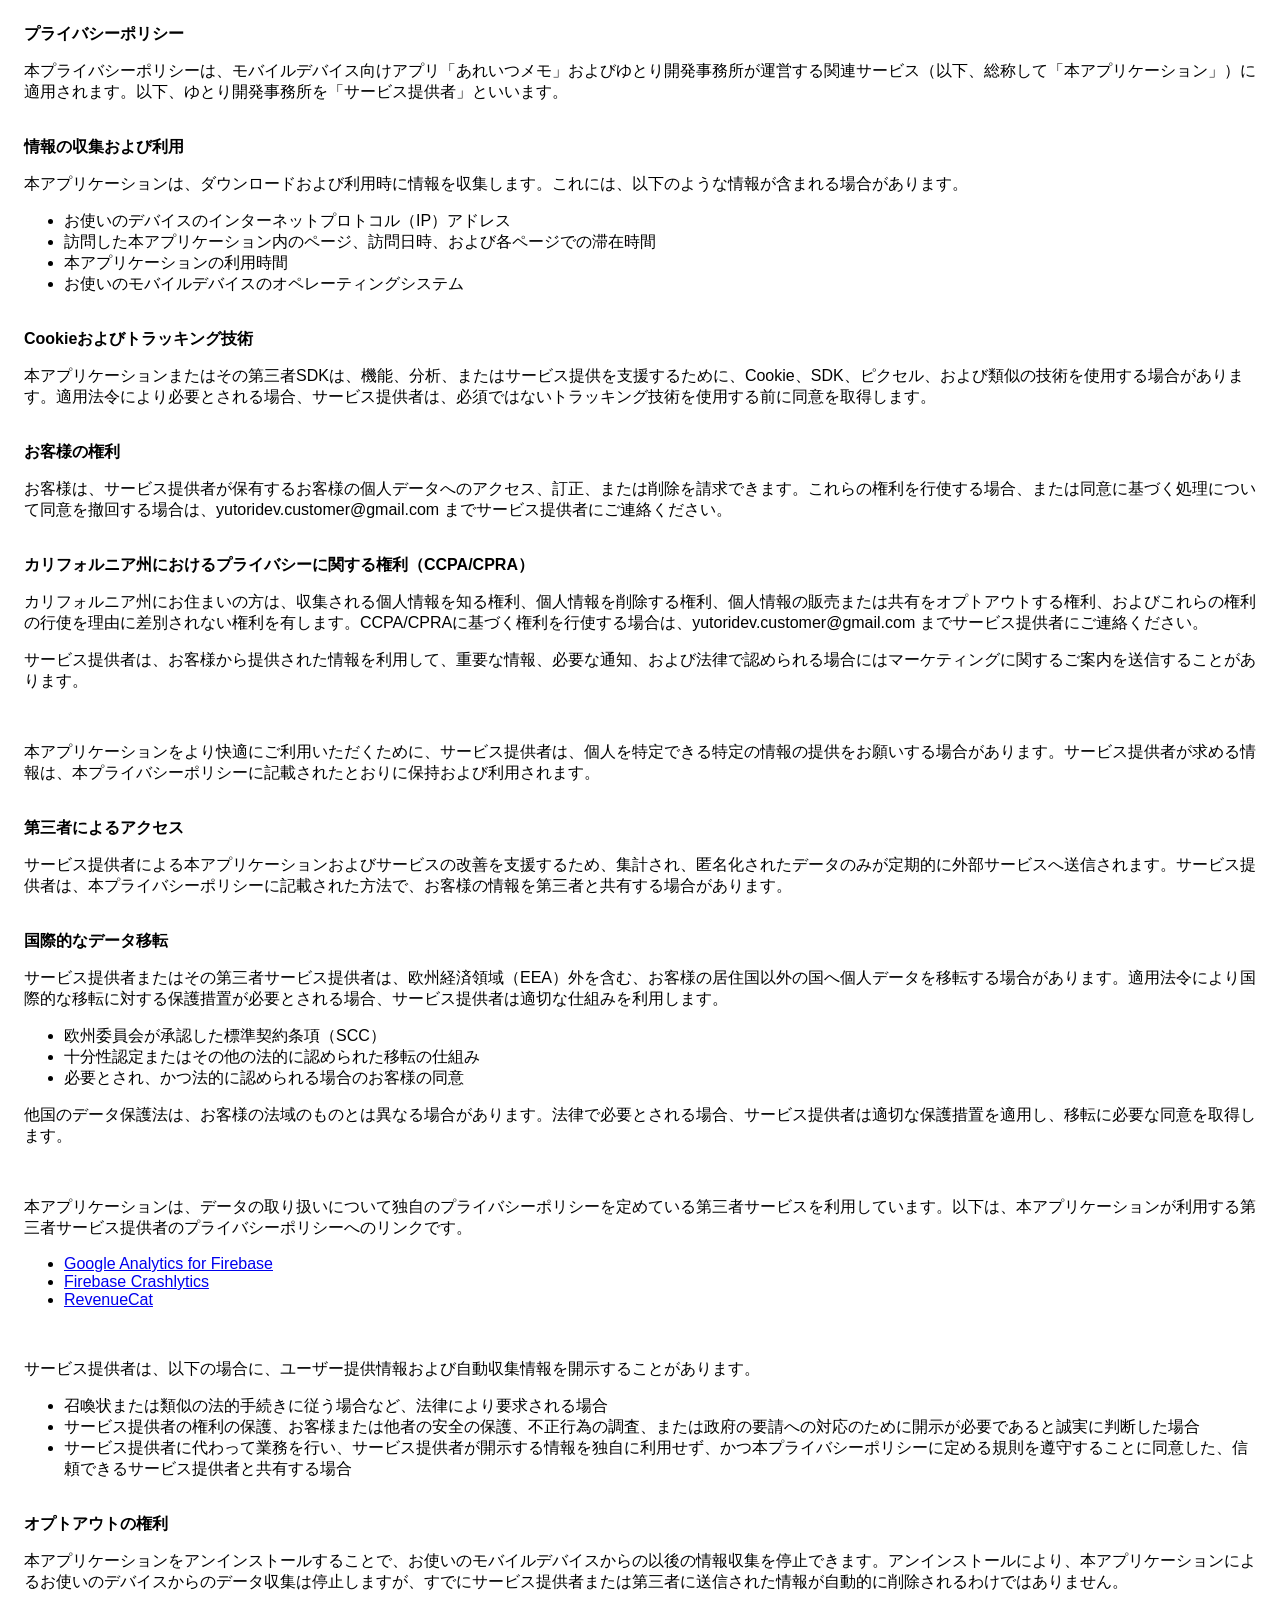
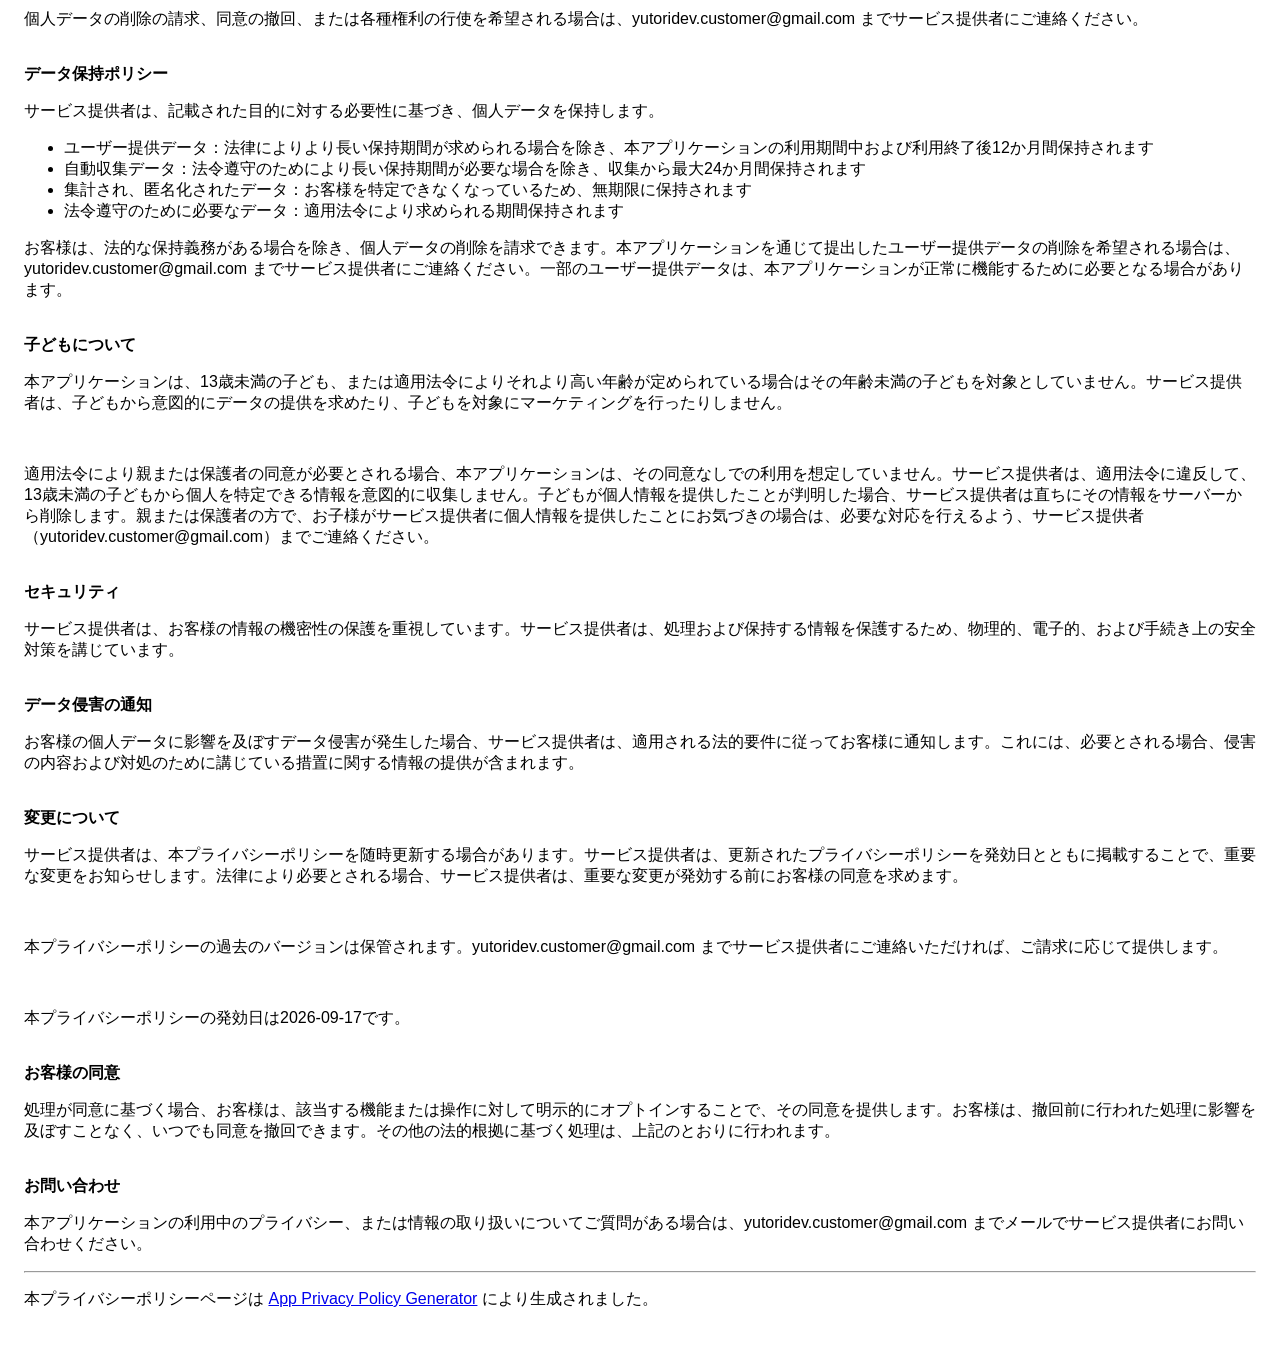
<file: apps/ume/privacy_policy.html>
<!DOCTYPE html>
<html lang="ja">
<head>
  <meta charset="utf-8">
  <meta name="viewport" content="width=device-width">
  <title>プライバシーポリシー</title>
  <style> body { font-family: 'Helvetica Neue', Helvetica, Arial, sans-serif; padding:1em; } </style>
</head>
<body>
  <strong>プライバシーポリシー</strong>
  <p>本プライバシーポリシーは、モバイルデバイス向けアプリ「あれいつメモ」およびゆとり開発事務所が運営する関連サービス（以下、総称して「本アプリケーション」）に適用されます。以下、ゆとり開発事務所を「サービス提供者」といいます。</p>
  <br>
  <strong>情報の収集および利用</strong>
  <p>本アプリケーションは、ダウンロードおよび利用時に情報を収集します。これには、以下のような情報が含まれる場合があります。</p>
  <ul>
    <li>お使いのデバイスのインターネットプロトコル（IP）アドレス</li>
    <li>訪問した本アプリケーション内のページ、訪問日時、および各ページでの滞在時間</li>
    <li>本アプリケーションの利用時間</li>
    <li>お使いのモバイルデバイスのオペレーティングシステム</li>
  </ul>
  <br>
  <strong>Cookieおよびトラッキング技術</strong>
  <p>本アプリケーションまたはその第三者SDKは、機能、分析、またはサービス提供を支援するために、Cookie、SDK、ピクセル、および類似の技術を使用する場合があります。適用法令により必要とされる場合、サービス提供者は、必須ではないトラッキング技術を使用する前に同意を取得します。</p>
  <br>
  <strong>お客様の権利</strong>
  <p>お客様は、サービス提供者が保有するお客様の個人データへのアクセス、訂正、または削除を請求できます。これらの権利を行使する場合、または同意に基づく処理について同意を撤回する場合は、yutoridev.customer@gmail.com までサービス提供者にご連絡ください。</p>
  <br>
  <strong>カリフォルニア州におけるプライバシーに関する権利（CCPA/CPRA）</strong>
  <p>カリフォルニア州にお住まいの方は、収集される個人情報を知る権利、個人情報を削除する権利、個人情報の販売または共有をオプトアウトする権利、およびこれらの権利の行使を理由に差別されない権利を有します。CCPA/CPRAに基づく権利を行使する場合は、yutoridev.customer@gmail.com までサービス提供者にご連絡ください。</p>
  <p>サービス提供者は、お客様から提供された情報を利用して、重要な情報、必要な通知、および法律で認められる場合にはマーケティングに関するご案内を送信することがあります。</p>
  <br>
  <p>本アプリケーションをより快適にご利用いただくために、サービス提供者は、個人を特定できる特定の情報の提供をお願いする場合があります。サービス提供者が求める情報は、本プライバシーポリシーに記載されたとおりに保持および利用されます。</p>
  <br>
  <strong>第三者によるアクセス</strong>
  <p>サービス提供者による本アプリケーションおよびサービスの改善を支援するため、集計され、匿名化されたデータのみが定期的に外部サービスへ送信されます。サービス提供者は、本プライバシーポリシーに記載された方法で、お客様の情報を第三者と共有する場合があります。</p>
  <br>
  <strong>国際的なデータ移転</strong>
  <p>サービス提供者またはその第三者サービス提供者は、欧州経済領域（EEA）外を含む、お客様の居住国以外の国へ個人データを移転する場合があります。適用法令により国際的な移転に対する保護措置が必要とされる場合、サービス提供者は適切な仕組みを利用します。</p>
  <ul>
    <li>欧州委員会が承認した標準契約条項（SCC）</li>
    <li>十分性認定またはその他の法的に認められた移転の仕組み</li>
    <li>必要とされ、かつ法的に認められる場合のお客様の同意</li>
  </ul>
  <p>他国のデータ保護法は、お客様の法域のものとは異なる場合があります。法律で必要とされる場合、サービス提供者は適切な保護措置を適用し、移転に必要な同意を取得します。</p>
  <div>
    <br>
    <p>本アプリケーションは、データの取り扱いについて独自のプライバシーポリシーを定めている第三者サービスを利用しています。以下は、本アプリケーションが利用する第三者サービス提供者のプライバシーポリシーへのリンクです。</p>
    <ul>
      <li><a href="https://firebase.google.com/support/privacy" target="_blank" rel="noopener noreferrer">Google Analytics for Firebase</a></li>
      <li><a href="https://firebase.google.com/support/privacy/" target="_blank" rel="noopener noreferrer">Firebase Crashlytics</a></li>
      <li><a href="https://www.revenuecat.com/privacy" target="_blank" rel="noopener noreferrer">RevenueCat</a></li>
    </ul>
  </div>
  <br>
  <p>サービス提供者は、以下の場合に、ユーザー提供情報および自動収集情報を開示することがあります。</p>
  <ul>
    <li>召喚状または類似の法的手続きに従う場合など、法律により要求される場合</li>
    <li>サービス提供者の権利の保護、お客様または他者の安全の保護、不正行為の調査、または政府の要請への対応のために開示が必要であると誠実に判断した場合</li>
    <li>サービス提供者に代わって業務を行い、サービス提供者が開示する情報を独自に利用せず、かつ本プライバシーポリシーに定める規則を遵守することに同意した、信頼できるサービス提供者と共有する場合</li>
  </ul>
  <br>
  <strong>オプトアウトの権利</strong>
  <div>
    <p>本アプリケーションをアンインストールすることで、お使いのモバイルデバイスからの以後の情報収集を停止できます。アンインストールにより、本アプリケーションによるお使いのデバイスからのデータ収集は停止しますが、すでにサービス提供者または第三者に送信された情報が自動的に削除されるわけではありません。</p>
  </div>
  <p>個人データの削除の請求、同意の撤回、または各種権利の行使を希望される場合は、yutoridev.customer@gmail.com までサービス提供者にご連絡ください。</p>
  <br>
  <strong>データ保持ポリシー</strong>
  <p>サービス提供者は、記載された目的に対する必要性に基づき、個人データを保持します。</p>
  <ul>
    <li>ユーザー提供データ：法律によりより長い保持期間が求められる場合を除き、本アプリケーションの利用期間中および利用終了後12か月間保持されます</li>
    <li>自動収集データ：法令遵守のためにより長い保持期間が必要な場合を除き、収集から最大24か月間保持されます</li>
    <li>集計され、匿名化されたデータ：お客様を特定できなくなっているため、無期限に保持されます</li>
    <li>法令遵守のために必要なデータ：適用法令により求められる期間保持されます</li>
  </ul>
  <p>お客様は、法的な保持義務がある場合を除き、個人データの削除を請求できます。本アプリケーションを通じて提出したユーザー提供データの削除を希望される場合は、yutoridev.customer@gmail.com までサービス提供者にご連絡ください。一部のユーザー提供データは、本アプリケーションが正常に機能するために必要となる場合があります。</p>
  <br>
  <strong>子どもについて</strong>
  <p>本アプリケーションは、13歳未満の子ども、または適用法令によりそれより高い年齢が定められている場合はその年齢未満の子どもを対象としていません。サービス提供者は、子どもから意図的にデータの提供を求めたり、子どもを対象にマーケティングを行ったりしません。</p>
  <div>
    <br>
    <p>適用法令により親または保護者の同意が必要とされる場合、本アプリケーションは、その同意なしでの利用を想定していません。サービス提供者は、適用法令に違反して、13歳未満の子どもから個人を特定できる情報を意図的に収集しません。子どもが個人情報を提供したことが判明した場合、サービス提供者は直ちにその情報をサーバーから削除します。親または保護者の方で、お子様がサービス提供者に個人情報を提供したことにお気づきの場合は、必要な対応を行えるよう、サービス提供者（yutoridev.customer@gmail.com）までご連絡ください。</p>
  </div>
  <br>
  <strong>セキュリティ</strong>
  <p>サービス提供者は、お客様の情報の機密性の保護を重視しています。サービス提供者は、処理および保持する情報を保護するため、物理的、電子的、および手続き上の安全対策を講じています。</p>
  <br>
  <strong>データ侵害の通知</strong>
  <p>お客様の個人データに影響を及ぼすデータ侵害が発生した場合、サービス提供者は、適用される法的要件に従ってお客様に通知します。これには、必要とされる場合、侵害の内容および対処のために講じている措置に関する情報の提供が含まれます。</p>
  <br>
  <strong>変更について</strong>
  <p>サービス提供者は、本プライバシーポリシーを随時更新する場合があります。サービス提供者は、更新されたプライバシーポリシーを発効日とともに掲載することで、重要な変更をお知らせします。法律により必要とされる場合、サービス提供者は、重要な変更が発効する前にお客様の同意を求めます。</p>
  <br>
  <p>本プライバシーポリシーの過去のバージョンは保管されます。yutoridev.customer@gmail.com までサービス提供者にご連絡いただければ、ご請求に応じて提供します。</p>
  <br>
  <p>本プライバシーポリシーの発効日は2026-09-17です。</p>
  <br>
  <strong>お客様の同意</strong>
  <p>処理が同意に基づく場合、お客様は、該当する機能または操作に対して明示的にオプトインすることで、その同意を提供します。お客様は、撤回前に行われた処理に影響を及ぼすことなく、いつでも同意を撤回できます。その他の法的根拠に基づく処理は、上記のとおりに行われます。</p>
  <br>
  <strong>お問い合わせ</strong>
  <p>本アプリケーションの利用中のプライバシー、または情報の取り扱いについてご質問がある場合は、yutoridev.customer@gmail.com までメールでサービス提供者にお問い合わせください。</p>
  <hr>
  <p>本プライバシーポリシーページは <a href="https://app-privacy-policy-generator.nisrulz.com/" target="_blank" rel="noopener noreferrer">App Privacy Policy Generator</a> により生成されました。</p>
</body>
</html>
</file>
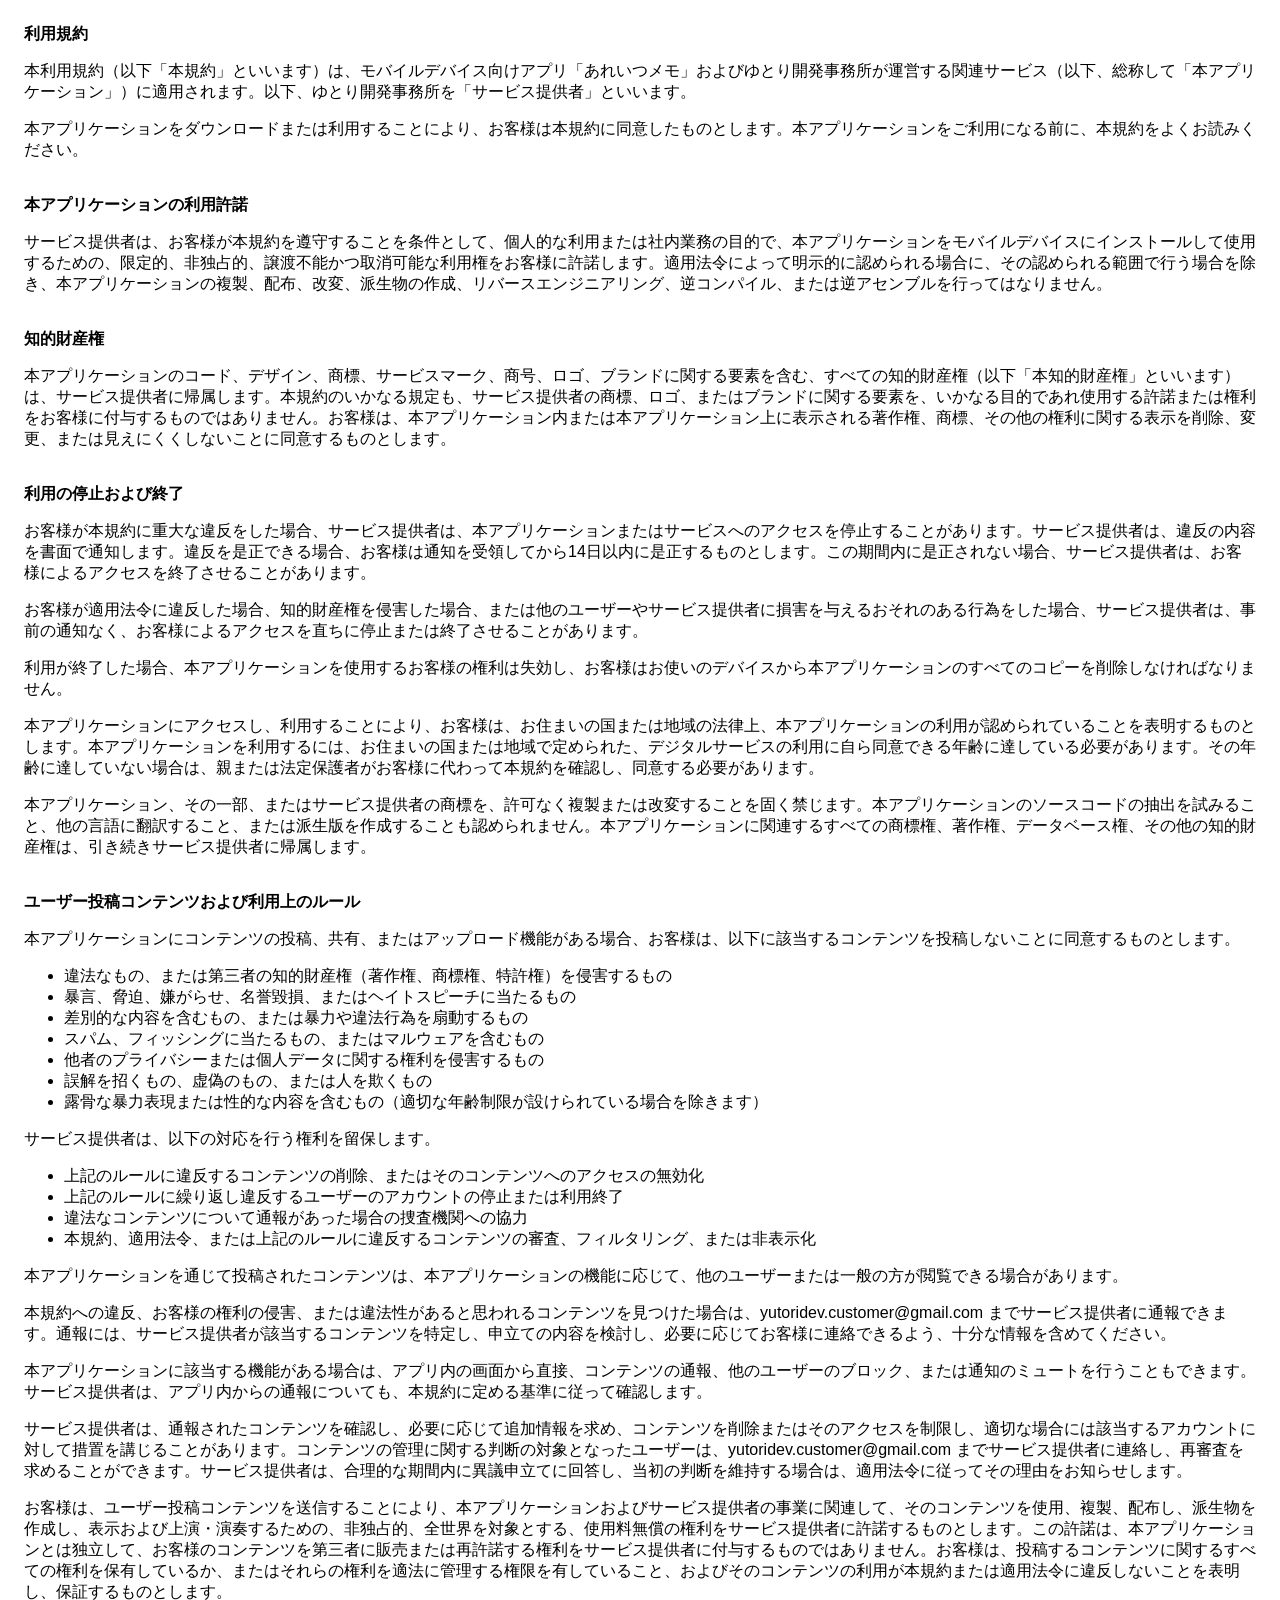
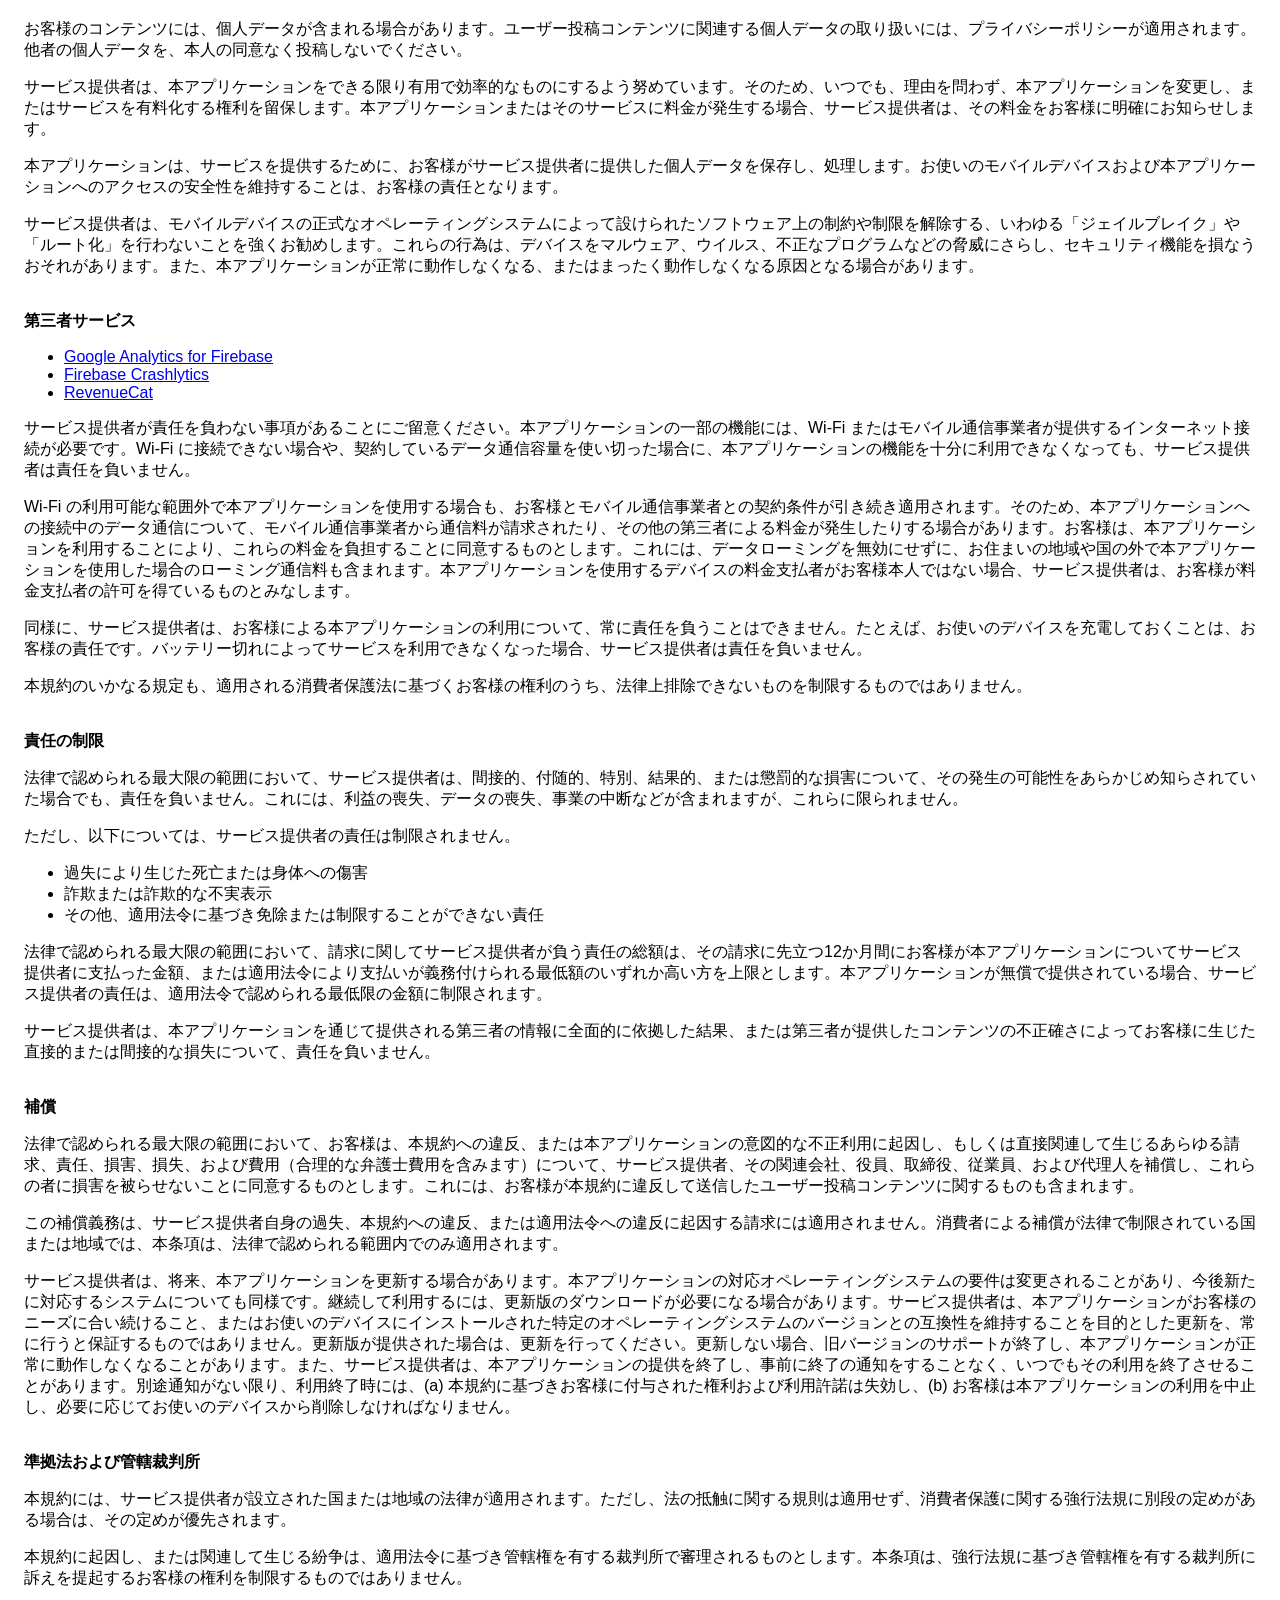
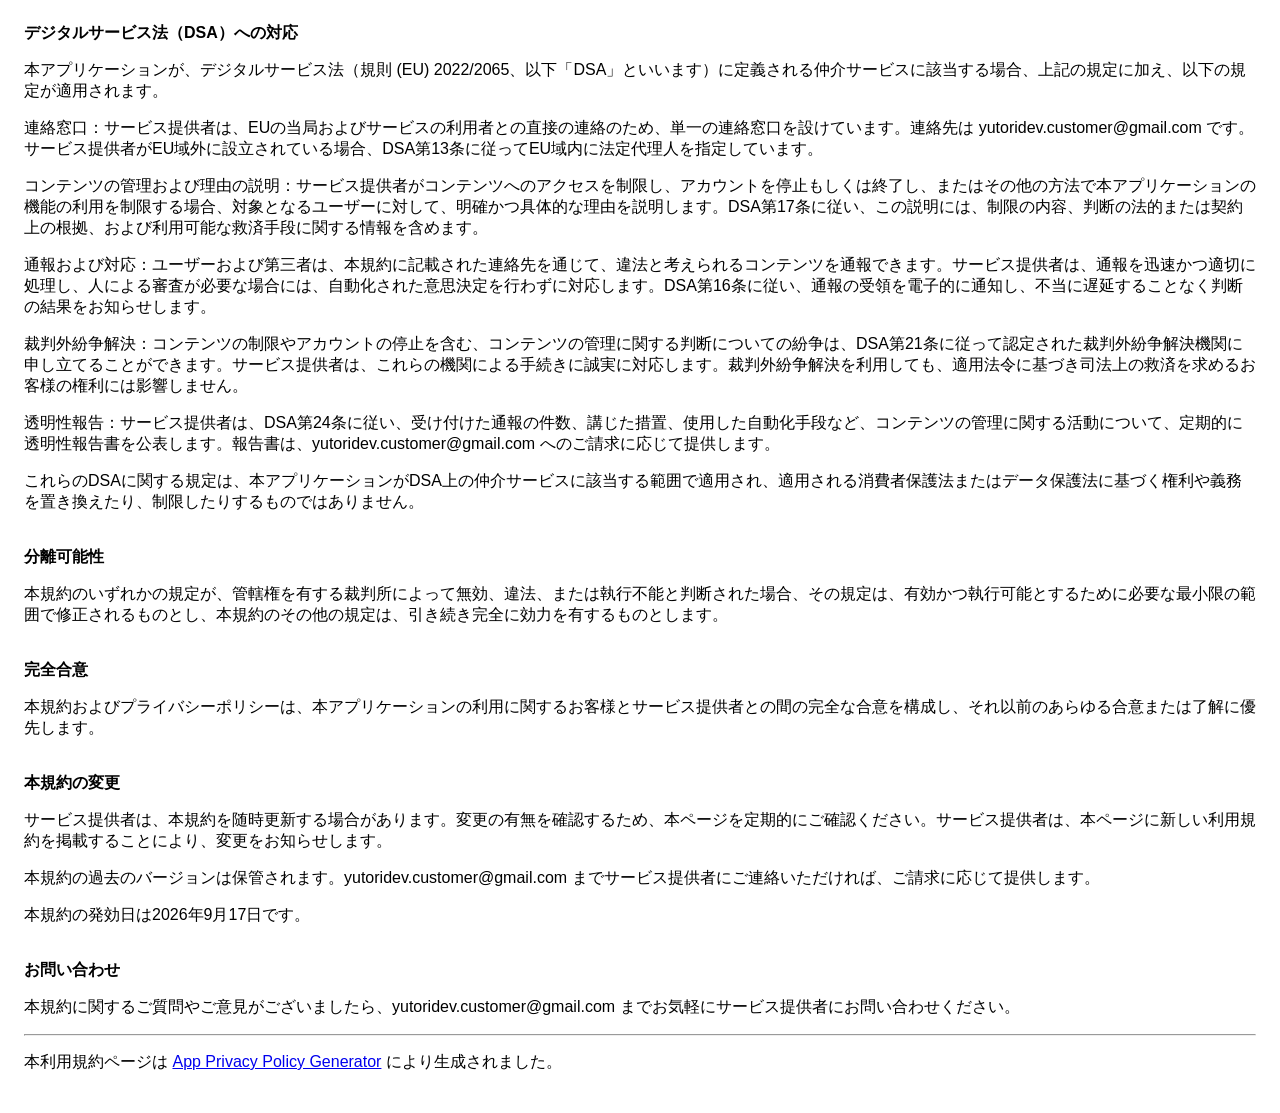
<file: apps/ume/terms_of_service.html>
<!DOCTYPE html>
<html lang="ja">
<head>
  <meta charset="utf-8">
  <meta name="viewport" content="width=device-width">
  <title>利用規約</title>
  <style> body { font-family: 'Helvetica Neue', Helvetica, Arial, sans-serif; padding:1em; } </style>
</head>
<body>
  <strong>利用規約</strong>
  <p>本利用規約（以下「本規約」といいます）は、モバイルデバイス向けアプリ「あれいつメモ」およびゆとり開発事務所が運営する関連サービス（以下、総称して「本アプリケーション」）に適用されます。以下、ゆとり開発事務所を「サービス提供者」といいます。</p>
  <p>本アプリケーションをダウンロードまたは利用することにより、お客様は本規約に同意したものとします。本アプリケーションをご利用になる前に、本規約をよくお読みください。</p>
  <br>
  <strong>本アプリケーションの利用許諾</strong>
  <p>サービス提供者は、お客様が本規約を遵守することを条件として、個人的な利用または社内業務の目的で、本アプリケーションをモバイルデバイスにインストールして使用するための、限定的、非独占的、譲渡不能かつ取消可能な利用権をお客様に許諾します。適用法令によって明示的に認められる場合に、その認められる範囲で行う場合を除き、本アプリケーションの複製、配布、改変、派生物の作成、リバースエンジニアリング、逆コンパイル、または逆アセンブルを行ってはなりません。</p>
  <br>
  <strong>知的財産権</strong>
  <p>本アプリケーションのコード、デザイン、商標、サービスマーク、商号、ロゴ、ブランドに関する要素を含む、すべての知的財産権（以下「本知的財産権」といいます）は、サービス提供者に帰属します。本規約のいかなる規定も、サービス提供者の商標、ロゴ、またはブランドに関する要素を、いかなる目的であれ使用する許諾または権利をお客様に付与するものではありません。お客様は、本アプリケーション内または本アプリケーション上に表示される著作権、商標、その他の権利に関する表示を削除、変更、または見えにくくしないことに同意するものとします。</p>
  <br>
  <strong>利用の停止および終了</strong>
  <p>お客様が本規約に重大な違反をした場合、サービス提供者は、本アプリケーションまたはサービスへのアクセスを停止することがあります。サービス提供者は、違反の内容を書面で通知します。違反を是正できる場合、お客様は通知を受領してから14日以内に是正するものとします。この期間内に是正されない場合、サービス提供者は、お客様によるアクセスを終了させることがあります。</p>
  <p>お客様が適用法令に違反した場合、知的財産権を侵害した場合、または他のユーザーやサービス提供者に損害を与えるおそれのある行為をした場合、サービス提供者は、事前の通知なく、お客様によるアクセスを直ちに停止または終了させることがあります。</p>
  <p>利用が終了した場合、本アプリケーションを使用するお客様の権利は失効し、お客様はお使いのデバイスから本アプリケーションのすべてのコピーを削除しなければなりません。</p>
  <p>本アプリケーションにアクセスし、利用することにより、お客様は、お住まいの国または地域の法律上、本アプリケーションの利用が認められていることを表明するものとします。本アプリケーションを利用するには、お住まいの国または地域で定められた、デジタルサービスの利用に自ら同意できる年齢に達している必要があります。その年齢に達していない場合は、親または法定保護者がお客様に代わって本規約を確認し、同意する必要があります。</p>
  <p>本アプリケーション、その一部、またはサービス提供者の商標を、許可なく複製または改変することを固く禁じます。本アプリケーションのソースコードの抽出を試みること、他の言語に翻訳すること、または派生版を作成することも認められません。本アプリケーションに関連するすべての商標権、著作権、データベース権、その他の知的財産権は、引き続きサービス提供者に帰属します。</p>
  <br>
  <strong>ユーザー投稿コンテンツおよび利用上のルール</strong>
  <p>本アプリケーションにコンテンツの投稿、共有、またはアップロード機能がある場合、お客様は、以下に該当するコンテンツを投稿しないことに同意するものとします。</p>
  <ul>
    <li>違法なもの、または第三者の知的財産権（著作権、商標権、特許権）を侵害するもの</li>
    <li>暴言、脅迫、嫌がらせ、名誉毀損、またはヘイトスピーチに当たるもの</li>
    <li>差別的な内容を含むもの、または暴力や違法行為を扇動するもの</li>
    <li>スパム、フィッシングに当たるもの、またはマルウェアを含むもの</li>
    <li>他者のプライバシーまたは個人データに関する権利を侵害するもの</li>
    <li>誤解を招くもの、虚偽のもの、または人を欺くもの</li>
    <li>露骨な暴力表現または性的な内容を含むもの（適切な年齢制限が設けられている場合を除きます）</li>
  </ul>
  <p>サービス提供者は、以下の対応を行う権利を留保します。</p>
  <ul>
    <li>上記のルールに違反するコンテンツの削除、またはそのコンテンツへのアクセスの無効化</li>
    <li>上記のルールに繰り返し違反するユーザーのアカウントの停止または利用終了</li>
    <li>違法なコンテンツについて通報があった場合の捜査機関への協力</li>
    <li>本規約、適用法令、または上記のルールに違反するコンテンツの審査、フィルタリング、または非表示化</li>
  </ul>
  <p>本アプリケーションを通じて投稿されたコンテンツは、本アプリケーションの機能に応じて、他のユーザーまたは一般の方が閲覧できる場合があります。</p>
  <p>本規約への違反、お客様の権利の侵害、または違法性があると思われるコンテンツを見つけた場合は、yutoridev.customer@gmail.com までサービス提供者に通報できます。通報には、サービス提供者が該当するコンテンツを特定し、申立ての内容を検討し、必要に応じてお客様に連絡できるよう、十分な情報を含めてください。</p>
  <p>本アプリケーションに該当する機能がある場合は、アプリ内の画面から直接、コンテンツの通報、他のユーザーのブロック、または通知のミュートを行うこともできます。サービス提供者は、アプリ内からの通報についても、本規約に定める基準に従って確認します。</p>
  <p>サービス提供者は、通報されたコンテンツを確認し、必要に応じて追加情報を求め、コンテンツを削除またはそのアクセスを制限し、適切な場合には該当するアカウントに対して措置を講じることがあります。コンテンツの管理に関する判断の対象となったユーザーは、yutoridev.customer@gmail.com までサービス提供者に連絡し、再審査を求めることができます。サービス提供者は、合理的な期間内に異議申立てに回答し、当初の判断を維持する場合は、適用法令に従ってその理由をお知らせします。</p>
  <p>お客様は、ユーザー投稿コンテンツを送信することにより、本アプリケーションおよびサービス提供者の事業に関連して、そのコンテンツを使用、複製、配布し、派生物を作成し、表示および上演・演奏するための、非独占的、全世界を対象とする、使用料無償の権利をサービス提供者に許諾するものとします。この許諾は、本アプリケーションとは独立して、お客様のコンテンツを第三者に販売または再許諾する権利をサービス提供者に付与するものではありません。お客様は、投稿するコンテンツに関するすべての権利を保有しているか、またはそれらの権利を適法に管理する権限を有していること、およびそのコンテンツの利用が本規約または適用法令に違反しないことを表明し、保証するものとします。</p>
  <p>お客様のコンテンツには、個人データが含まれる場合があります。ユーザー投稿コンテンツに関連する個人データの取り扱いには、プライバシーポリシーが適用されます。他者の個人データを、本人の同意なく投稿しないでください。</p>
  <p>サービス提供者は、本アプリケーションをできる限り有用で効率的なものにするよう努めています。そのため、いつでも、理由を問わず、本アプリケーションを変更し、またはサービスを有料化する権利を留保します。本アプリケーションまたはそのサービスに料金が発生する場合、サービス提供者は、その料金をお客様に明確にお知らせします。</p>
  <p>本アプリケーションは、サービスを提供するために、お客様がサービス提供者に提供した個人データを保存し、処理します。お使いのモバイルデバイスおよび本アプリケーションへのアクセスの安全性を維持することは、お客様の責任となります。</p>
  <p>サービス提供者は、モバイルデバイスの正式なオペレーティングシステムによって設けられたソフトウェア上の制約や制限を解除する、いわゆる「ジェイルブレイク」や「ルート化」を行わないことを強くお勧めします。これらの行為は、デバイスをマルウェア、ウイルス、不正なプログラムなどの脅威にさらし、セキュリティ機能を損なうおそれがあります。また、本アプリケーションが正常に動作しなくなる、またはまったく動作しなくなる原因となる場合があります。</p>
  <br>
  <strong>第三者サービス</strong>
  <ul>
    <li><a href="https://www.google.com/analytics/terms/" target="_blank" rel="noopener noreferrer">Google Analytics for Firebase</a></li>
    <li><a href="https://firebase.google.com/terms/crashlytics" target="_blank" rel="noopener noreferrer">Firebase Crashlytics</a></li>
    <li><a href="https://www.revenuecat.com/terms" target="_blank" rel="noopener noreferrer">RevenueCat</a></li>
  </ul>
  <p>サービス提供者が責任を負わない事項があることにご留意ください。本アプリケーションの一部の機能には、Wi-Fi またはモバイル通信事業者が提供するインターネット接続が必要です。Wi-Fi に接続できない場合や、契約しているデータ通信容量を使い切った場合に、本アプリケーションの機能を十分に利用できなくなっても、サービス提供者は責任を負いません。</p>
  <p>Wi-Fi の利用可能な範囲外で本アプリケーションを使用する場合も、お客様とモバイル通信事業者との契約条件が引き続き適用されます。そのため、本アプリケーションへの接続中のデータ通信について、モバイル通信事業者から通信料が請求されたり、その他の第三者による料金が発生したりする場合があります。お客様は、本アプリケーションを利用することにより、これらの料金を負担することに同意するものとします。これには、データローミングを無効にせずに、お住まいの地域や国の外で本アプリケーションを使用した場合のローミング通信料も含まれます。本アプリケーションを使用するデバイスの料金支払者がお客様本人ではない場合、サービス提供者は、お客様が料金支払者の許可を得ているものとみなします。</p>
  <p>同様に、サービス提供者は、お客様による本アプリケーションの利用について、常に責任を負うことはできません。たとえば、お使いのデバイスを充電しておくことは、お客様の責任です。バッテリー切れによってサービスを利用できなくなった場合、サービス提供者は責任を負いません。</p>
  <p>本規約のいかなる規定も、適用される消費者保護法に基づくお客様の権利のうち、法律上排除できないものを制限するものではありません。</p>
  <br>
  <strong>責任の制限</strong>
  <p>法律で認められる最大限の範囲において、サービス提供者は、間接的、付随的、特別、結果的、または懲罰的な損害について、その発生の可能性をあらかじめ知らされていた場合でも、責任を負いません。これには、利益の喪失、データの喪失、事業の中断などが含まれますが、これらに限られません。</p>
  <p>ただし、以下については、サービス提供者の責任は制限されません。</p>
  <ul>
    <li>過失により生じた死亡または身体への傷害</li>
    <li>詐欺または詐欺的な不実表示</li>
    <li>その他、適用法令に基づき免除または制限することができない責任</li>
  </ul>
  <p>法律で認められる最大限の範囲において、請求に関してサービス提供者が負う責任の総額は、その請求に先立つ12か月間にお客様が本アプリケーションについてサービス提供者に支払った金額、または適用法令により支払いが義務付けられる最低額のいずれか高い方を上限とします。本アプリケーションが無償で提供されている場合、サービス提供者の責任は、適用法令で認められる最低限の金額に制限されます。</p>
  <p>サービス提供者は、本アプリケーションを通じて提供される第三者の情報に全面的に依拠した結果、または第三者が提供したコンテンツの不正確さによってお客様に生じた直接的または間接的な損失について、責任を負いません。</p>
  <br>
  <strong>補償</strong>
  <p>法律で認められる最大限の範囲において、お客様は、本規約への違反、または本アプリケーションの意図的な不正利用に起因し、もしくは直接関連して生じるあらゆる請求、責任、損害、損失、および費用（合理的な弁護士費用を含みます）について、サービス提供者、その関連会社、役員、取締役、従業員、および代理人を補償し、これらの者に損害を被らせないことに同意するものとします。これには、お客様が本規約に違反して送信したユーザー投稿コンテンツに関するものも含まれます。</p>
  <p>この補償義務は、サービス提供者自身の過失、本規約への違反、または適用法令への違反に起因する請求には適用されません。消費者による補償が法律で制限されている国または地域では、本条項は、法律で認められる範囲内でのみ適用されます。</p>
  <p>サービス提供者は、将来、本アプリケーションを更新する場合があります。本アプリケーションの対応オペレーティングシステムの要件は変更されることがあり、今後新たに対応するシステムについても同様です。継続して利用するには、更新版のダウンロードが必要になる場合があります。サービス提供者は、本アプリケーションがお客様のニーズに合い続けること、またはお使いのデバイスにインストールされた特定のオペレーティングシステムのバージョンとの互換性を維持することを目的とした更新を、常に行うと保証するものではありません。更新版が提供された場合は、更新を行ってください。更新しない場合、旧バージョンのサポートが終了し、本アプリケーションが正常に動作しなくなることがあります。また、サービス提供者は、本アプリケーションの提供を終了し、事前に終了の通知をすることなく、いつでもその利用を終了させることがあります。別途通知がない限り、利用終了時には、(a) 本規約に基づきお客様に付与された権利および利用許諾は失効し、(b) お客様は本アプリケーションの利用を中止し、必要に応じてお使いのデバイスから削除しなければなりません。</p>
  <br>
  <strong>準拠法および管轄裁判所</strong>
  <p>本規約には、サービス提供者が設立された国または地域の法律が適用されます。ただし、法の抵触に関する規則は適用せず、消費者保護に関する強行法規に別段の定めがある場合は、その定めが優先されます。</p>
  <p>本規約に起因し、または関連して生じる紛争は、適用法令に基づき管轄権を有する裁判所で審理されるものとします。本条項は、強行法規に基づき管轄権を有する裁判所に訴えを提起するお客様の権利を制限するものではありません。</p>
  <br>
  <strong>デジタルサービス法（DSA）への対応</strong>
  <p>本アプリケーションが、デジタルサービス法（規則 (EU) 2022/2065、以下「DSA」といいます）に定義される仲介サービスに該当する場合、上記の規定に加え、以下の規定が適用されます。</p>
  <p>連絡窓口：サービス提供者は、EUの当局およびサービスの利用者との直接の連絡のため、単一の連絡窓口を設けています。連絡先は yutoridev.customer@gmail.com です。サービス提供者がEU域外に設立されている場合、DSA第13条に従ってEU域内に法定代理人を指定しています。</p>
  <p>コンテンツの管理および理由の説明：サービス提供者がコンテンツへのアクセスを制限し、アカウントを停止もしくは終了し、またはその他の方法で本アプリケーションの機能の利用を制限する場合、対象となるユーザーに対して、明確かつ具体的な理由を説明します。DSA第17条に従い、この説明には、制限の内容、判断の法的または契約上の根拠、および利用可能な救済手段に関する情報を含めます。</p>
  <p>通報および対応：ユーザーおよび第三者は、本規約に記載された連絡先を通じて、違法と考えられるコンテンツを通報できます。サービス提供者は、通報を迅速かつ適切に処理し、人による審査が必要な場合には、自動化された意思決定を行わずに対応します。DSA第16条に従い、通報の受領を電子的に通知し、不当に遅延することなく判断の結果をお知らせします。</p>
  <p>裁判外紛争解決：コンテンツの制限やアカウントの停止を含む、コンテンツの管理に関する判断についての紛争は、DSA第21条に従って認定された裁判外紛争解決機関に申し立てることができます。サービス提供者は、これらの機関による手続きに誠実に対応します。裁判外紛争解決を利用しても、適用法令に基づき司法上の救済を求めるお客様の権利には影響しません。</p>
  <p>透明性報告：サービス提供者は、DSA第24条に従い、受け付けた通報の件数、講じた措置、使用した自動化手段など、コンテンツの管理に関する活動について、定期的に透明性報告書を公表します。報告書は、yutoridev.customer@gmail.com へのご請求に応じて提供します。</p>
  <p>これらのDSAに関する規定は、本アプリケーションがDSA上の仲介サービスに該当する範囲で適用され、適用される消費者保護法またはデータ保護法に基づく権利や義務を置き換えたり、制限したりするものではありません。</p>
  <br>
  <strong>分離可能性</strong>
  <p>本規約のいずれかの規定が、管轄権を有する裁判所によって無効、違法、または執行不能と判断された場合、その規定は、有効かつ執行可能とするために必要な最小限の範囲で修正されるものとし、本規約のその他の規定は、引き続き完全に効力を有するものとします。</p>
  <br>
  <strong>完全合意</strong>
  <p>本規約およびプライバシーポリシーは、本アプリケーションの利用に関するお客様とサービス提供者との間の完全な合意を構成し、それ以前のあらゆる合意または了解に優先します。</p>
  <br>
  <strong>本規約の変更</strong>
  <p>サービス提供者は、本規約を随時更新する場合があります。変更の有無を確認するため、本ページを定期的にご確認ください。サービス提供者は、本ページに新しい利用規約を掲載することにより、変更をお知らせします。</p>
  <p>本規約の過去のバージョンは保管されます。yutoridev.customer@gmail.com までサービス提供者にご連絡いただければ、ご請求に応じて提供します。</p>
  <p>本規約の発効日は2026年9月17日です。</p>
  <br>
  <strong>お問い合わせ</strong>
  <p>本規約に関するご質問やご意見がございましたら、yutoridev.customer@gmail.com までお気軽にサービス提供者にお問い合わせください。</p>
  <hr>
  <p>本利用規約ページは <a href="https://app-privacy-policy-generator.nisrulz.com/" target="_blank" rel="noopener noreferrer">App Privacy Policy Generator</a> により生成されました。</p>
</body>
</html>
</file>
<file: apps/sun/style.css>
:root {
  color-scheme: light dark;
  --background: #fff;
  --text: #202124;
  --secondary: #5c626b;
  --border: #d7dbe1;
  --link: #1759b8;
}

* { box-sizing: border-box; }
html { scroll-padding-top: 1.5rem; }
body {
  margin: 0;
  background: var(--background);
  color: var(--text);
  font-family: -apple-system, BlinkMacSystemFont, "Hiragino Kaku Gothic ProN", "Yu Gothic", sans-serif;
  font-size: 1rem;
  line-height: 1.9;
  overflow-wrap: anywhere;
}
.container { width: min(100% - 2.5rem, 48rem); margin-inline: auto; }
.site-header { padding-block: 1.5rem; border-bottom: 1px solid var(--border); }
.site-header .container { display: flex; align-items: baseline; flex-wrap: wrap; gap: 0.5rem 2rem; }
.brand { color: var(--text); font-size: 1.25rem; font-weight: 700; text-decoration: none; }
nav { display: flex; flex-wrap: wrap; gap: 0.25rem 1.25rem; font-size: 0.9rem; }
a { color: var(--link); text-underline-offset: 0.2em; }
a:hover { text-decoration-thickness: 2px; }
a:focus-visible { outline: 3px solid var(--link); outline-offset: 4px; border-radius: 2px; }
nav a[aria-current="page"] { color: var(--text); font-weight: 700; }
main { padding-block: 2.25rem 3rem; }
h1 { margin: 0 0 0.5rem; font-size: clamp(1.65rem, 5vw, 2.1rem); line-height: 1.5; }
h2 { margin: 2.5rem 0 1rem; font-size: 1.2rem; line-height: 1.6; }
h3 { margin: 1.5rem 0 0.5rem; font-size: 1rem; }
p, ul, ol { margin-block: 0.75rem; }
li + li { margin-top: 0.4rem; }
ul, ol { padding-left: 1.5rem; }
.updated, .site-footer { color: var(--secondary); font-size: 0.9rem; }
.updated { margin-bottom: 1.75rem; }
.summary, .support-card { padding: 1rem 1.25rem; border: 1px solid var(--border); border-radius: 0.75rem; }
.summary p:first-child, .support-card p:first-child { margin-top: 0; }
.summary p:last-child, .support-card p:last-child { margin-bottom: 0; }
.support-links { display: grid; grid-template-columns: repeat(auto-fit, minmax(min(100%, 16rem), 1fr)); gap: 1rem; margin-block: 2rem; }
.support-card { display: block; text-decoration: none; color: var(--text); }
.support-card strong { color: var(--link); }
.support-card p { font-size: 0.95rem; color: var(--secondary); }
.table-container { overflow-x: auto; margin-block: 1rem; }
table { width: 100%; border-collapse: collapse; font-size: 0.9rem; }
th, td { padding: 0.8rem; border: 1px solid var(--border); text-align: left; vertical-align: top; }
th { font-weight: 600; }
caption { text-align: left; margin-bottom: 0.5rem; color: var(--secondary); }
address { font-style: normal; }
.site-footer { padding-block: 1.5rem 2rem; border-top: 1px solid var(--border); }
.skip-link { position: absolute; top: -6rem; left: 1rem; padding: 0.5rem 1rem; background: var(--background); z-index: 1; }
.skip-link:focus { top: 1rem; }

@media (prefers-color-scheme: dark) {
  :root { --background: #17181a; --text: #f2f3f5; --secondary: #b5bbc5; --border: #565c66; --link: #90bbff; }
}
@media (max-width: 480px) {
  .container { width: calc(100% - 2rem); }
  .site-header { padding-block: 1rem; }
  main { padding-top: 1.75rem; }
  th, td { padding: 0.6rem; }
}
@media print {
  :root { --background: #fff; --text: #000; --secondary: #333; --border: #aaa; --link: #000; }
  .skip-link, nav { display: none; }
  .container { width: 100%; }
  h2, h3 { break-after: avoid; }
  tr { break-inside: avoid; }
}
</file>
